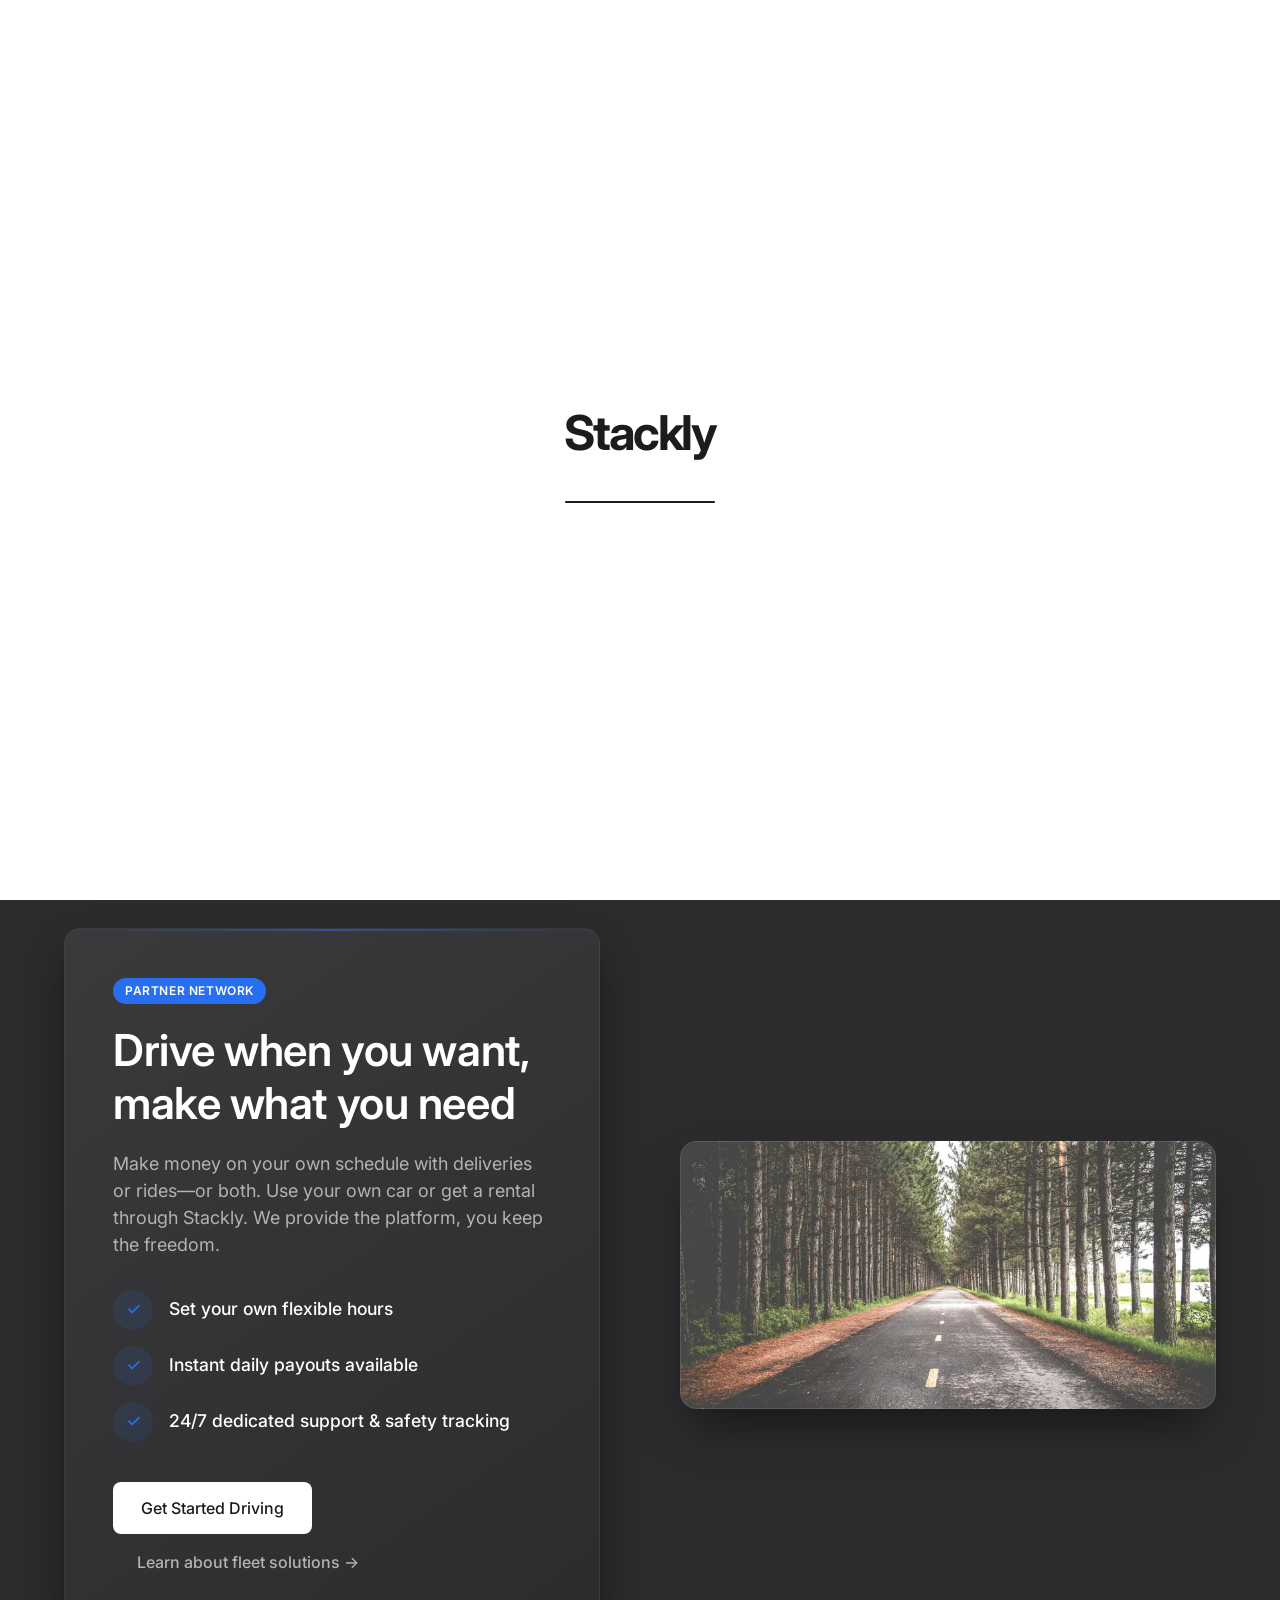
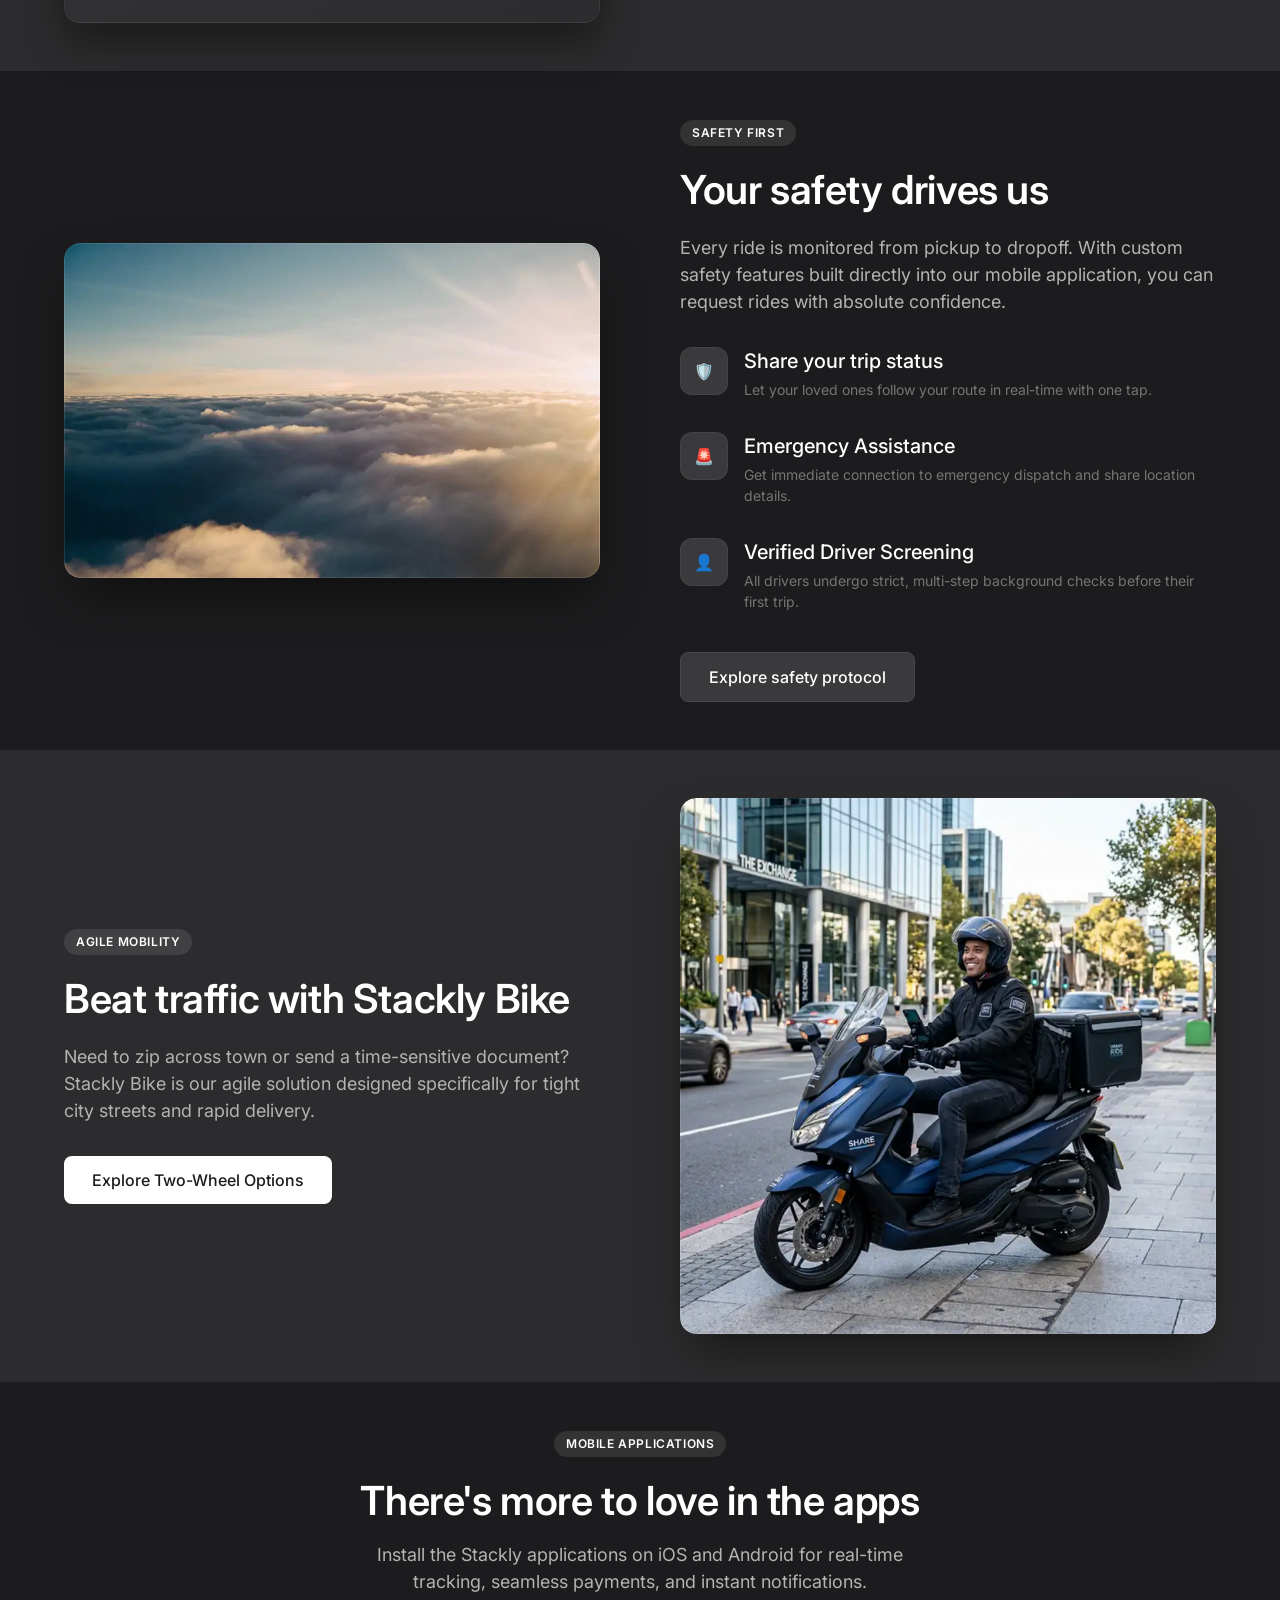
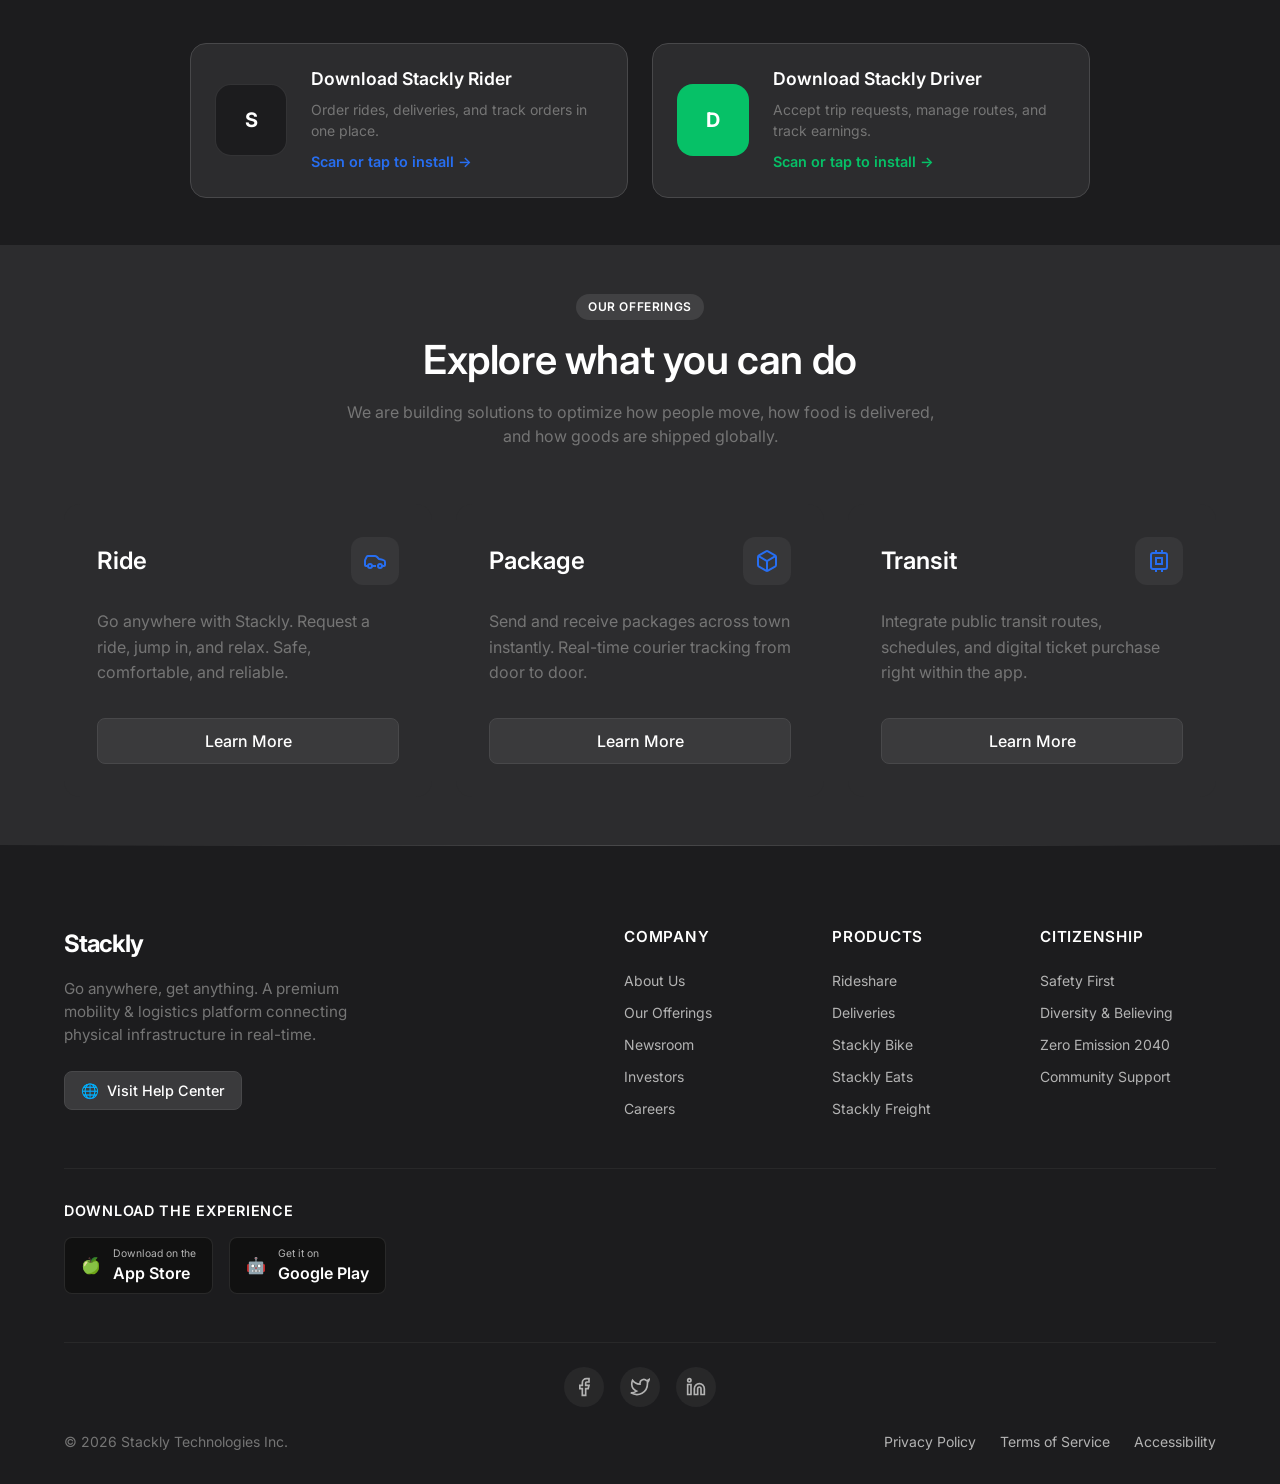
<file: index.html>
<!DOCTYPE html>
<html lang="en">

<head>
    <meta charset="UTF-8">
    <meta name="viewport" content="width=device-width, initial-scale=1.0">
    <meta name="description" content="Stackly Services - Premium platform for mobility and logistics">
    <title>Stackly | Go anywhere, get anything</title>
    <link rel="stylesheet" href="style.css">
</head>

<body>

    <!-- Start Screen Animation -->
    <div id="start-screen" class="start-screen">
        <div class="start-logo">Stackly</div>
        <div class="start-loader">
            <div class="start-loader-bar"></div>
        </div>
    </div>

    <!-- Header Navigation -->
    <header class="header">
        <div class="container nav-container">
            <a href="index.html" class="logo">Stackly</a>

            <!-- Desktop Nav -->
            <nav class="nav-menu">
                <div class="dropdown">
                    <button class="nav-link dropdown-btn active">Home <svg width="16" height="16" viewBox="0 0 24 24"
                            fill="none" stroke="currentColor" stroke-width="2" stroke-linecap="round"
                            stroke-linejoin="round">
                            <polyline points="6 9 12 15 18 9"></polyline>
                        </svg></button>
                    <div class="dropdown-content">
                        <a href="home2.html">Home 2</a>
                    </div>
                </div>
                <a href="services.html" class="nav-link">Services</a>
                <a href="about.html" class="nav-link">About Us</a>
                <a href="related.html" class="nav-link">Related</a>
                <a href="contact.html" class="nav-link">Contact</a>
            </nav>

            <div class="nav-actions">
                <a href="login.html" class="btn btn-primary">Login</a>
            </div>

            <!-- Mobile Menu Toggle -->
            <button class="mobile-menu-btn" aria-label="Toggle Navigation">
                <span></span>
                <span></span>
                <span></span>
            </button>
        </div>
    </header>

    <!-- Mobile Menu Overlay -->
    <div class="mobile-menu-overlay">
        <nav class="mobile-nav-list">
            <button class="mobile-dropdown-btn" onclick="this.nextElementSibling.classList.toggle('show')">Home <svg
                    width="20" height="20" viewBox="0 0 24 24" fill="none" stroke="currentColor" stroke-width="2">
                    <polyline points="6 9 12 15 18 9"></polyline>
                </svg></button>
            <div class="mobile-dropdown-content">
                <a href="home2.html">Home 2</a>
            </div>
            <a href="services.html" class="mobile-nav-link">Services</a>
            <a href="about.html" class="mobile-nav-link">About Us</a>
            <a href="related.html" class="mobile-nav-link">Related</a>
            <a href="contact.html" class="mobile-nav-link">Contact</a>
        </nav>
        <div class="mobile-actions">
            <a href="login.html" class="btn btn-primary" style="width: 100%;">Login</a>
        </div>
    </div>

    <!-- Main Content -->
    <main class="main-content">
        
        <!-- Hero Section -->
        <section class="section"
            style="padding-top: 140px; min-height: 90vh; display: flex; align-items: center; position: relative; overflow: hidden; background-image: url('images/bg_auto.webp'); background-size: cover; background-position: center;">
            <div
                style="position: absolute; inset: 0; background: linear-gradient(to right, rgba(0,0,0,0.85) 0%, rgba(0,0,0,0.5) 60%, rgba(0,0,0,0.2) 100%); z-index: 0;">
            </div>

            <div class="container grid split-grid"
                style="position: relative; z-index: 1; align-items: center;">
                
                <!-- Left: Booking Card Widget -->
                <div class="animate-on-scroll">
                    <div class="booking-card">
                        <div class="booking-tabs">
                            <div class="booking-tab-btn active" data-tab="ride">
                                <svg width="18" height="18" viewBox="0 0 24 24" fill="none" stroke="currentColor" stroke-width="2" style="margin-right: 6px; vertical-align: middle;">
                                    <rect x="5" y="2" width="14" height="20" rx="2" ry="2"></rect>
                                    <line x1="12" y1="18" x2="12.01" y2="18"></line>
                                </svg>
                                Ride
                            </div>
                            <div class="booking-tab-btn" data-tab="deliver">
                                <svg width="18" height="18" viewBox="0 0 24 24" fill="none" stroke="currentColor" stroke-width="2" style="margin-right: 6px; vertical-align: middle;">
                                    <path d="M21 16V8a2 2 0 0 0-1-1.73l-7-4a2 2 0 0 0-2 0l-7 4A2 2 0 0 0 3 8v8a2 2 0 0 0 1 1.73l7 4a2 2 0 0 0 2 0l7-4A2 2 0 0 0 21 16z"></path>
                                    <polyline points="3.27 6.96 12 12.01 20.73 6.96"></polyline>
                                    <line x1="12" y1="22.08" x2="12" y2="12"></line>
                                </svg>
                                Deliver
                            </div>
                            <div class="booking-tab-btn" data-tab="earn">
                                <svg width="18" height="18" viewBox="0 0 24 24" fill="none" stroke="currentColor" stroke-width="2" style="margin-right: 6px; vertical-align: middle;">
                                    <circle cx="12" cy="12" r="10"></circle>
                                    <line x1="12" y1="8" x2="12" y2="16"></line>
                                    <line x1="8" y1="12" x2="16" y2="12"></line>
                                </svg>
                                Earn
                            </div>
                        </div>

                        <!-- Ride Panel -->
                        <div class="booking-panel active" id="panel-ride">
                            <h2 style="font-size: 1.4rem; margin-bottom: 20px;">Request a ride now</h2>
                            <form onsubmit="event.preventDefault(); window.location.href='404.html';">
                                <div class="booking-input-group">
                                    <label class="booking-input-label">Pickup Location</label>
                                    <div class="booking-input-wrapper">
                                        <div class="booking-input-icon">📍</div>
                                        <input type="text" class="booking-input" placeholder="Enter pickup location" required>
                                    </div>
                                </div>
                                <div class="booking-input-group">
                                    <label class="booking-input-label">Destination</label>
                                    <div class="booking-input-wrapper">
                                        <div class="booking-input-icon">🏁</div>
                                        <input type="text" class="booking-input" placeholder="Enter destination" required>
                                    </div>
                                </div>
                                <div class="booking-grid">
                                    <div class="booking-input-group">
                                        <label class="booking-input-label">Date</label>
                                        <div class="booking-input-wrapper">
                                            <input type="date" class="booking-input" style="padding-left: 16px;" required>
                                        </div>
                                    </div>
                                    <div class="booking-input-group">
                                        <label class="booking-input-label">Time</label>
                                        <div class="booking-input-wrapper">
                                            <input type="time" class="booking-input" style="padding-left: 16px;" required>
                                        </div>
                                    </div>
                                </div>
                                <button type="submit" class="btn btn-accent btn-full" style="padding: 14px; margin-top: 10px;">Search Rides</button>
                            </form>
                        </div>

                        <!-- Deliver Panel -->
                        <div class="booking-panel" id="panel-deliver">
                            <h2 style="font-size: 1.4rem; margin-bottom: 20px;">Send items instantly</h2>
                            <form onsubmit="event.preventDefault(); window.location.href='404.html';">
                                <div class="booking-input-group">
                                    <label class="booking-input-label">Pickup Address</label>
                                    <div class="booking-input-wrapper">
                                        <div class="booking-input-icon">📍</div>
                                        <input type="text" class="booking-input" placeholder="Enter pickup location" required>
                                    </div>
                                </div>
                                <div class="booking-input-group">
                                    <label class="booking-input-label">Dropoff Address</label>
                                    <div class="booking-input-wrapper">
                                        <div class="booking-input-icon">📦</div>
                                        <input type="text" class="booking-input" placeholder="Enter recipient address" required>
                                    </div>
                                </div>
                                <div class="booking-input-group">
                                    <label class="booking-input-label">Item details</label>
                                    <div class="booking-input-wrapper">
                                        <div class="booking-input-icon">📝</div>
                                        <input type="text" class="booking-input" placeholder="What are we sending? (e.g. keys, docs)" required>
                                    </div>
                                </div>
                                <button type="submit" class="btn btn-accent btn-full" style="padding: 14px; margin-top: 10px;">Request Delivery</button>
                            </form>
                        </div>

                        <!-- Earn Panel -->
                        <div class="booking-panel" id="panel-earn">
                            <h2 style="font-size: 1.4rem; margin-bottom: 16px;">Drive and Earn</h2>
                            <p class="text-muted" style="margin-bottom: 24px; line-height: 1.6; font-size: 0.95rem;">
                                Turn your spare time into earnings. Drive on the largest mobility and logistics platform, set your own schedule, and get instant payouts.
                            </p>
                            <div style="margin-bottom: 24px;">
                                <div class="flex items-center gap-16 mb-24">
                                    <div class="icon-circle">💰</div>
                                    <div>
                                        <h4 style="margin: 0; font-size: 1rem;">Competitive Rates</h4>
                                        <p class="text-muted text-small" style="margin: 0;">Keep 100% of your tips and get paid daily.</p>
                                    </div>
                                </div>
                                <div class="flex items-center gap-16 mb-24">
                                    <div class="icon-circle">🗓️</div>
                                    <div>
                                        <h4 style="margin: 0; font-size: 1rem;">Flexible Scheduling</h4>
                                        <p class="text-muted text-small" style="margin: 0;">Drive whenever you want, day or night.</p>
                                    </div>
                                </div>
                            </div>
                            <button onclick="window.location.href='login.html';" class="btn btn-accent btn-full" style="padding: 14px;">Sign Up to Drive</button>
                        </div>
                    </div>
                </div>

                <!-- Right: Text & Value Prop -->
                <div class="animate-on-scroll" style="transition-delay: 0.15s; max-width: 620px;">
                    <h1 class="hero-title"><span class="text-gradient">Go anywhere,</span> get anything.</h1>
                    <p class="hero-subtitle">
                        Enjoy premium, on-demand mobility and effortless logistics right at your fingertips. Request a ride, order food, or ship freight across the country in real-time.
                    </p>
                    <div class="flex" style="gap: 16px; flex-wrap: wrap;">
                        <a href="services.html" class="btn btn-primary btn-large" style="flex: 0 1 auto; min-width: 170px;">Our Services</a>
                        <a href="about.html" class="btn btn-outline btn-large" style="flex: 0 1 auto; min-width: 170px;">About Stackly</a>
                    </div>
                </div>
            </div>
        </section>

        <!-- Drive or Deliver Section -->
        <section class="section" style="background-color: var(--color-bg-secondary); position: relative;">
            <div class="container grid split-grid" style="align-items: center;">
                
                <!-- Left: Earning details card -->
                <div class="premium-feature-card animate-on-scroll">
                    <span class="badge" style="background-color: var(--color-accent); margin-bottom: 20px;">Partner Network</span>
                    <h2 style="font-size: clamp(2rem, 5vw, 2.75rem); line-height: 1.2;">Drive when you want, make what you need</h2>
                    <p class="text-lead" style="margin-top: 20px; color: var(--color-text-secondary);">
                        Make money on your own schedule with deliveries or rides—or both. Use your own car or get a rental through Stackly. We provide the platform, you keep the freedom.
                    </p>
                    <ul class="feature-list">
                        <li>
                            <div class="icon-circle">✓</div> Set your own flexible hours
                        </li>
                        <li>
                            <div class="icon-circle">✓</div> Instant daily payouts available
                        </li>
                        <li>
                            <div class="icon-circle">✓</div> 24/7 dedicated support & safety tracking
                        </li>
                    </ul>
                    <div style="margin-top: 40px; display: flex; gap: 16px; flex-wrap: wrap; align-items: center;">
                        <a href="login.html" class="btn btn-primary" style="padding: 14px 28px;">Get Started Driving</a>
                        <a href="about.html" class="inline-link">Learn about fleet solutions &rarr;</a>
                    </div>
                </div>

                <!-- Right: Visual -->
                <div class="animate-on-scroll" style="transition-delay: 0.2s;">
                    <div class="image-wrapper shadow-premium">
                        <img src="images/home2_img1.webp" alt="Partner Driving" style="width: 100%; border-radius: var(--border-radius-lg); transform: scale(1); transition: transform 0.5s ease;" class="object-cover">
                    </div>
                </div>
            </div>
        </section>

        <!-- Safety Focus Section -->
        <section class="section" style="position: relative;">
            <div class="container grid split-grid" style="align-items: center;">
                
                <!-- Left: Visual -->
                <div class="animate-on-scroll">
                    <div class="image-wrapper shadow-premium">
                        <img src="images/site_img_6.webp" alt="Safety Features" style="width: 100%; border-radius: var(--border-radius-lg);">
                    </div>
                </div>

                <!-- Right: Content -->
                <div class="animate-on-scroll" style="transition-delay: 0.2s;">
                    <span class="badge" style="margin-bottom: 20px;">Safety First</span>
                    <h2 style="font-size: clamp(2rem, 5vw, 2.5rem); line-height: 1.2;">Your safety drives us</h2>
                    <p class="text-lead" style="margin-top: 20px; margin-bottom: 32px;">
                        Every ride is monitored from pickup to dropoff. With custom safety features built directly into our mobile application, you can request rides with absolute confidence.
                    </p>

                    <div class="feature-grid">
                        <div class="feature-item">
                            <div class="feature-icon-sm">🛡️</div>
                            <div class="feature-text">
                                <h4>Share your trip status</h4>
                                <p class="text-muted text-small">Let your loved ones follow your route in real-time with one tap.</p>
                            </div>
                        </div>
                        <div class="feature-item">
                            <div class="feature-icon-sm">🚨</div>
                            <div class="feature-text">
                                <h4>Emergency Assistance</h4>
                                <p class="text-muted text-small">Get immediate connection to emergency dispatch and share location details.</p>
                            </div>
                        </div>
                        <div class="feature-item">
                            <div class="feature-icon-sm">👤</div>
                            <div class="feature-text">
                                <h4>Verified Driver Screening</h4>
                                <p class="text-muted text-small">All drivers undergo strict, multi-step background checks before their first trip.</p>
                            </div>
                        </div>
                    </div>

                    <button class="btn btn-secondary route-404" style="margin-top: 40px; padding: 14px 28px;">Explore safety protocol</button>
                </div>
            </div>
        </section>

        <!-- Bike Service Highlight -->
        <section class="section" style="background-color: var(--color-bg-secondary);">
            <div class="container grid split-grid" style="align-items: center;">
                <div class="animate-on-scroll">
                    <span class="badge" style="margin-bottom: 20px;">Agile Mobility</span>
                    <h2 style="font-size: clamp(2rem, 5vw, 2.5rem); line-height: 1.2;">Beat traffic with Stackly Bike</h2>
                    <p class="text-lead" style="margin-top: 20px; margin-bottom: 32px;">
                        Need to zip across town or send a time-sensitive document? Stackly Bike is our agile solution designed specifically for tight city streets and rapid delivery.
                    </p>
                    <button class="btn btn-primary route-404" style="padding: 14px 28px;">Explore Two-Wheel Options</button>
                </div>
                <div class="animate-on-scroll" style="transition-delay: 0.2s;">
                    <div class="image-wrapper shadow-premium">
                        <img src="images/bike.webp" alt="Stackly Bike Service" style="width: 100%; border-radius: var(--border-radius-lg);">
                    </div>
                </div>
            </div>
        </section>

        <!-- Download App Section -->
        <section class="section" style="background-color: var(--color-bg-primary); text-align: center; position: relative;">
            <div class="container">
                <span class="badge animate-on-scroll" style="margin-bottom: 20px;">Mobile Applications</span>
                <h2 class="animate-on-scroll" style="font-size: clamp(1.8rem, 5vw, 2.5rem); line-height: 1.2;">There's more to love in the apps</h2>
                <p class="text-lead animate-on-scroll" style="max-width: 600px; margin: 16px auto 48px auto;">
                    Install the Stackly applications on iOS and Android for real-time tracking, seamless payments, and instant notifications.
                </p>
                <div class="grid app-cards-grid animate-on-scroll" style="transition-delay: 0.1s;">

                    <!-- Rider App Card -->
                    <div class="app-card" onclick="window.location.href='404.html'">
                        <div class="app-icon black-bg">S</div>
                        <div class="app-info">
                            <h3>Download Stackly Rider</h3>
                            <p class="text-muted text-small" style="margin-bottom: 8px;">Order rides, deliveries, and track orders in one place.</p>
                            <span class="app-link">Scan or tap to install &rarr;</span>
                        </div>
                    </div>

                    <!-- Driver App Card -->
                    <div class="app-card" onclick="window.location.href='404.html'">
                        <div class="app-icon green-bg">D</div>
                        <div class="app-info">
                            <h3>Download Stackly Driver</h3>
                            <p class="text-muted text-small" style="margin-bottom: 8px;">Accept trip requests, manage routes, and track earnings.</p>
                            <span class="app-link" style="color: #06C167;">Scan or tap to install &rarr;</span>
                        </div>
                    </div>
                </div>
            </div>
        </section>

        <!-- Suggestions Section -->
        <section class="section" style="background-color: var(--color-bg-secondary);">
            <div class="container">
                <div style="text-align: center; max-width: 600px; margin: 0 auto 56px auto;">
                    <span class="badge animate-on-scroll" style="margin-bottom: 16px;">Our Offerings</span>
                    <h2 class="animate-on-scroll" style="font-size: clamp(1.8rem, 5vw, 2.5rem);">Explore what you can do</h2>
                    <p class="text-muted animate-on-scroll" style="margin-top: 16px; transition-delay: 0.1s;">
                        We are building solutions to optimize how people move, how food is delivered, and how goods are shipped globally.
                    </p>
                </div>
                
                <div class="grid offerings-grid">
                    
                    <!-- Ride Offering -->
                    <div class="offering-card animate-on-scroll" style="transition-delay: 0.1s;">
                        <div class="offering-header">
                            <h3>Ride</h3>
                            <div class="offering-icon" style="color: var(--color-accent);">
                                <svg width="24" height="24" viewBox="0 0 24 24" fill="none" stroke="currentColor" stroke-width="2">
                                    <path d="M19 17h2c.6 0 1-.4 1-1v-3c0-.9-.7-1.7-1.5-1.9C18.7 10.6 16 10 16 10s-1.3-1.4-2.2-2.3c-.5-.4-1.1-.7-1.8-.7H5c-.6 0-1.1.4-1.4.9l-1.4 2.9A3.7 3.7 0 0 0 2 12v4c0 .6.4 1 1 1h2"></path>
                                    <circle cx="7" cy="17" r="2"></circle>
                                    <circle cx="17" cy="17" r="2"></circle>
                                    <path d="M13 17H9"></path>
                                </svg>
                            </div>
                        </div>
                        <p class="text-muted offering-desc">
                            Go anywhere with Stackly. Request a ride, jump in, and relax. Safe, comfortable, and reliable.
                        </p>
                        <button onclick="window.location.href='services.html';" class="btn btn-secondary btn-full">Learn More</button>
                    </div>

                    <!-- Package Offering -->
                    <div class="offering-card animate-on-scroll" style="transition-delay: 0.2s;">
                        <div class="offering-header">
                            <h3>Package</h3>
                            <div class="offering-icon" style="color: var(--color-accent);">
                                <svg width="24" height="24" viewBox="0 0 24 24" fill="none" stroke="currentColor" stroke-width="2">
                                    <path d="M21 16V8a2 2 0 0 0-1-1.73l-7-4a2 2 0 0 0-2 0l-7 4A2 2 0 0 0 3 8v8a2 2 0 0 0 1 1.73l7 4a2 2 0 0 0 2 0l7-4A2 2 0 0 0 21 16z"></path>
                                    <polyline points="3.27 6.96 12 12.01 20.73 6.96"></polyline>
                                    <line x1="12" y1="22.08" x2="12" y2="12"></line>
                                </svg>
                            </div>
                        </div>
                        <p class="text-muted offering-desc">
                            Send and receive packages across town instantly. Real-time courier tracking from door to door.
                        </p>
                        <button onclick="window.location.href='services.html';" class="btn btn-secondary btn-full">Learn More</button>
                    </div>

                    <!-- Transit Offering -->
                    <div class="offering-card animate-on-scroll" style="transition-delay: 0.3s;">
                        <div class="offering-header">
                            <h3>Transit</h3>
                            <div class="offering-icon" style="color: var(--color-accent);">
                                <svg width="24" height="24" viewBox="0 0 24 24" fill="none" stroke="currentColor" stroke-width="2">
                                    <rect x="4" y="4" width="16" height="16" rx="2" ry="2"></rect>
                                    <rect x="9" y="9" width="6" height="6"></rect>
                                    <line x1="9" y1="1" x2="9" y2="4"></line>
                                    <line x1="15" y1="1" x2="15" y2="4"></line>
                                    <line x1="9" y1="20" x2="9" y2="23"></line>
                                    <line x1="15" y1="20" x2="15" y2="23"></line>
                                </svg>
                            </div>
                        </div>
                        <p class="text-muted offering-desc">
                            Integrate public transit routes, schedules, and digital ticket purchase right within the app.
                        </p>
                        <button onclick="window.location.href='services.html';" class="btn btn-secondary btn-full">Learn More</button>
                    </div>
                </div>
            </div>
        </section>
    </main>

    <!-- Footer -->
    <footer class="footer">
        <div class="footer-top-accent"></div>
        <div class="container">
            <div class="footer-grid">
                <div class="footer-brand-col">
                    <a href="index.html" class="logo" style="margin-bottom: 16px; display: inline-flex;">Stackly</a>
                    <p class="text-muted" style="margin-bottom: 24px; font-size: 0.95rem;">Go anywhere, get anything. A premium mobility & logistics platform connecting physical infrastructure in real-time.</p>
                    <a href="404.html" class="btn btn-secondary btn-small" style="display: inline-flex; align-items: center; gap: 8px;">
                        <span>🌐</span> Visit Help Center
                    </a>
                </div>

                <div>
                    <h4 class="footer-heading" style="color: var(--color-text-primary); font-size: 0.95rem; font-weight: 600; text-transform: uppercase; letter-spacing: 0.05em; margin-bottom: 20px;">Company</h4>
                    <ul class="footer-links">
                        <li><a href="about.html" class="footer-link">About Us</a></li>
                        <li><a href="services.html" class="footer-link">Our Offerings</a></li>
                        <li><a href="related.html" class="footer-link">Newsroom</a></li>
                        <li><a href="404.html" class="footer-link">Investors</a></li>
                        <li><a href="404.html" class="footer-link">Careers</a></li>
                    </ul>
                </div>

                <div>
                    <h4 class="footer-heading" style="color: var(--color-text-primary); font-size: 0.95rem; font-weight: 600; text-transform: uppercase; letter-spacing: 0.05em; margin-bottom: 20px;">Products</h4>
                    <ul class="footer-links">
                        <li><a href="services.html" class="footer-link">Rideshare</a></li>
                        <li><a href="404.html" class="footer-link">Deliveries</a></li>
                        <li><a href="services.html" class="footer-link">Stackly Bike</a></li>
                        <li><a href="404.html" class="footer-link">Stackly Eats</a></li>
                        <li><a href="services.html" class="footer-link">Stackly Freight</a></li>
                    </ul>
                </div>

                <div>
                    <h4 class="footer-heading" style="color: var(--color-text-primary); font-size: 0.95rem; font-weight: 600; text-transform: uppercase; letter-spacing: 0.05em; margin-bottom: 20px;">Citizenship</h4>
                    <ul class="footer-links">
                        <li><a href="404.html" class="footer-link">Safety First</a></li>
                        <li><a href="404.html" class="footer-link">Diversity & Believing</a></li>
                        <li><a href="404.html" class="footer-link">Zero Emission 2040</a></li>
                        <li><a href="404.html" class="footer-link">Community Support</a></li>
                    </ul>
                </div>
            </div>

            <!-- App Store Badges in Footer -->
            <div class="footer-app-downloads">
                <h4 style="color: var(--color-text-primary); font-size: 0.9rem; font-weight: 600; text-transform: uppercase; letter-spacing: 0.05em;">Download the experience</h4>
                <div class="app-badges">
                    <a href="404.html" class="app-badge-btn">
                        <span>🍏</span>
                        <div class="badge-text">
                            <span>Download on the</span>
                            <strong>App Store</strong>
                        </div>
                    </a>
                    <a href="404.html" class="app-badge-btn">
                        <span>🤖</span>
                        <div class="badge-text">
                            <span>Get it on</span>
                            <strong>Google Play</strong>
                        </div>
                    </a>
                </div>
            </div>

            <div class="footer-bottom" style="margin-top: 48px; padding-top: 24px; border-top: 1px solid rgba(255,255,255,0.05); display: flex; flex-direction: column; gap: 24px;">
                <div class="social-links-container">
                    <a href="404.html" class="social-icon-btn" aria-label="Facebook">
                        <svg width="20" height="20" viewBox="0 0 24 24" fill="none" stroke="currentColor" stroke-width="2">
                            <path d="M18 2h-3a5 5 0 0 0-5 5v3H7v4h3v8h4v-8h3l1-4h-4V7a1 1 0 0 1 1-1h3z"></path>
                        </svg>
                    </a>
                    <a href="404.html" class="social-icon-btn" aria-label="Twitter">
                        <svg width="20" height="20" viewBox="0 0 24 24" fill="none" stroke="currentColor" stroke-width="2">
                            <path d="M23 3a10.9 10.9 0 0 1-3.14 1.53 4.48 4.48 0 0 0-7.86 3v1A10.66 10.66 0 0 1 3 4s-4 9 5 13a11.64 11.64 0 0 1-7 2c9 5 20 0 20-11.5a4.5 4.5 0 0 0-.08-.83A7.72 7.72 0 0 0 23 3z"></path>
                        </svg>
                    </a>
                    <a href="404.html" class="social-icon-btn" aria-label="LinkedIn">
                        <svg width="20" height="20" viewBox="0 0 24 24" fill="none" stroke="currentColor" stroke-width="2">
                            <path d="M16 8a6 6 0 0 1 6 6v7h-4v-7a2 2 0 0 0-2-2 2 2 0 0 0-2 2v7h-4v-7a6 6 0 0 1 6-6zM2 9h4v12H2z"></path>
                            <circle cx="4" cy="4" r="2"></circle>
                        </svg>
                    </a>
                </div>

                <div class="footer-legal" style="display: flex; justify-content: space-between; align-items: center; width: 100%; flex-wrap: wrap; gap: 16px;">
                    <p class="copyright">&copy; 2026 Stackly Technologies Inc.</p>
                    <div class="legal-links" style="display: flex; gap: 24px;">
                        <a href="404.html" class="footer-link">Privacy Policy</a>
                        <a href="404.html" class="footer-link">Terms of Service</a>
                        <a href="404.html" class="footer-link">Accessibility</a>
                    </div>
                </div>
            </div>
        </div>
    </footer>

    <script src="script.js"></script>
</body>

</html>
</file>
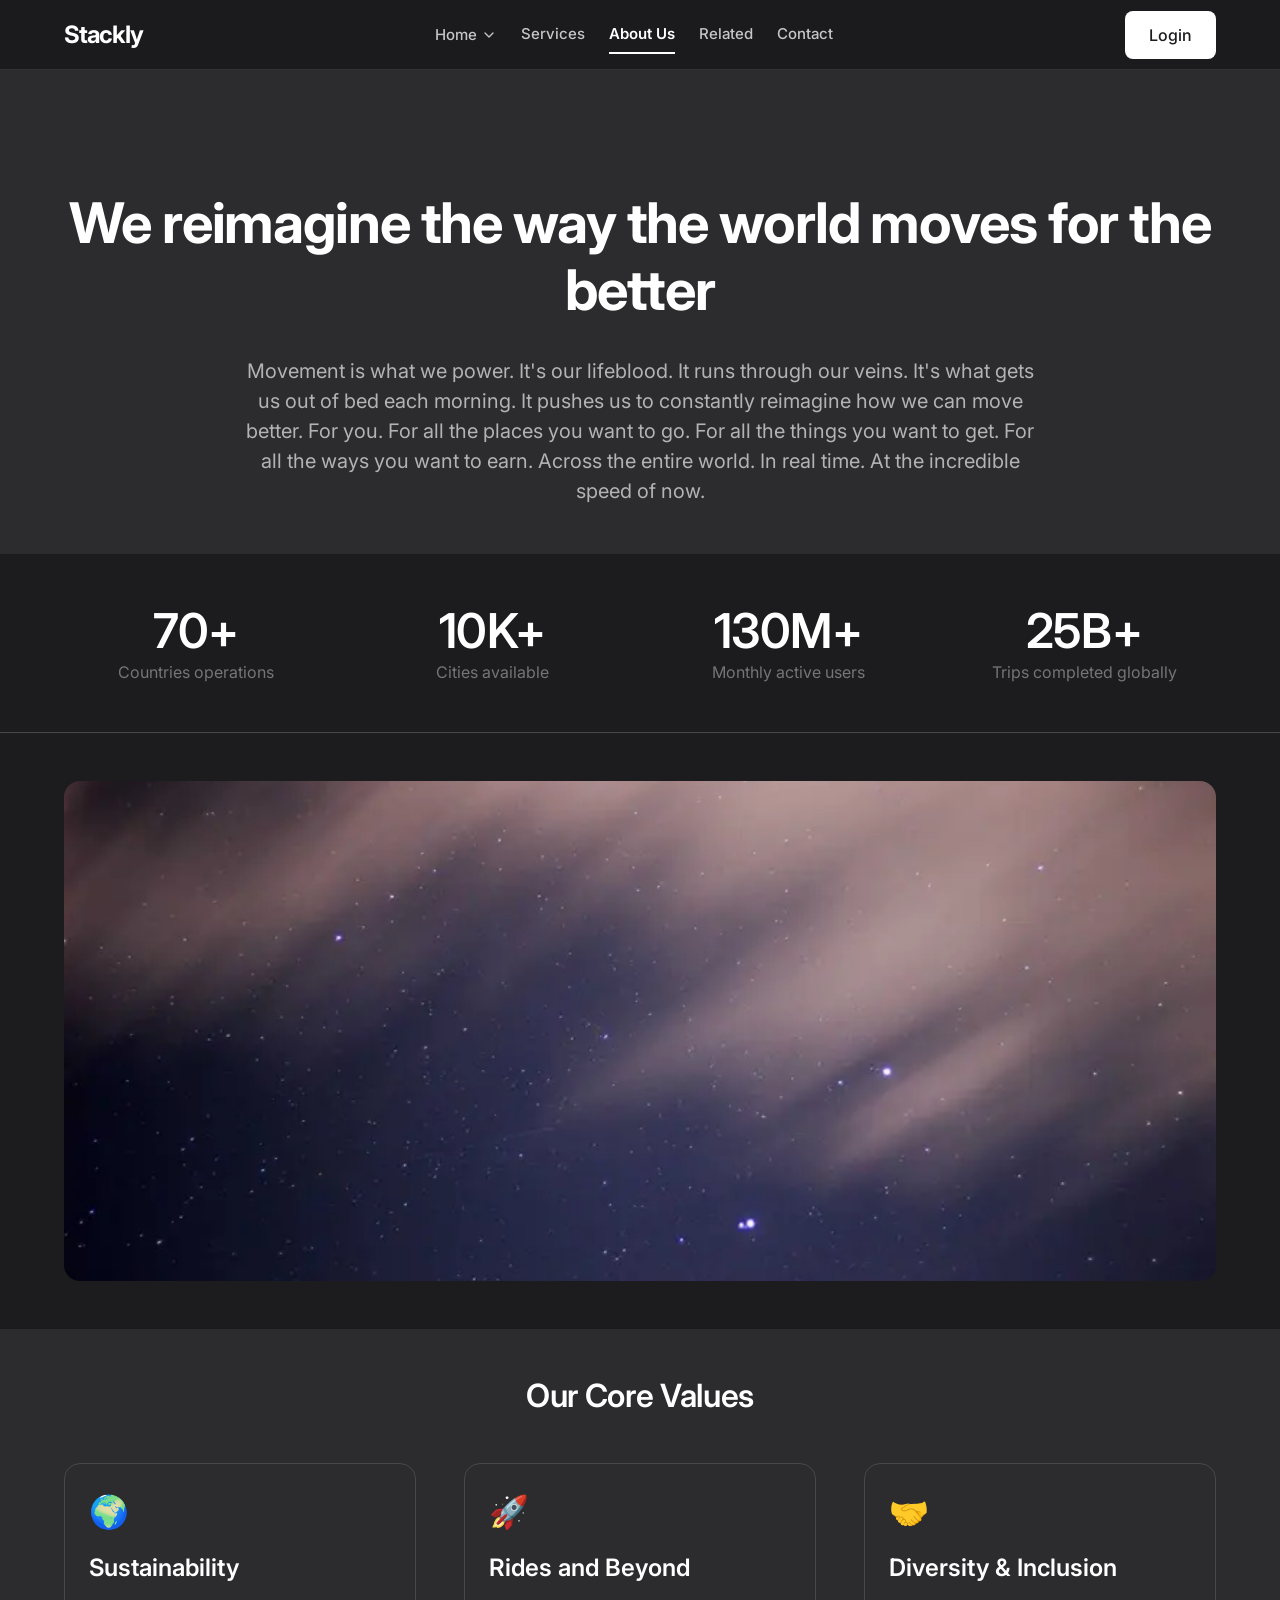
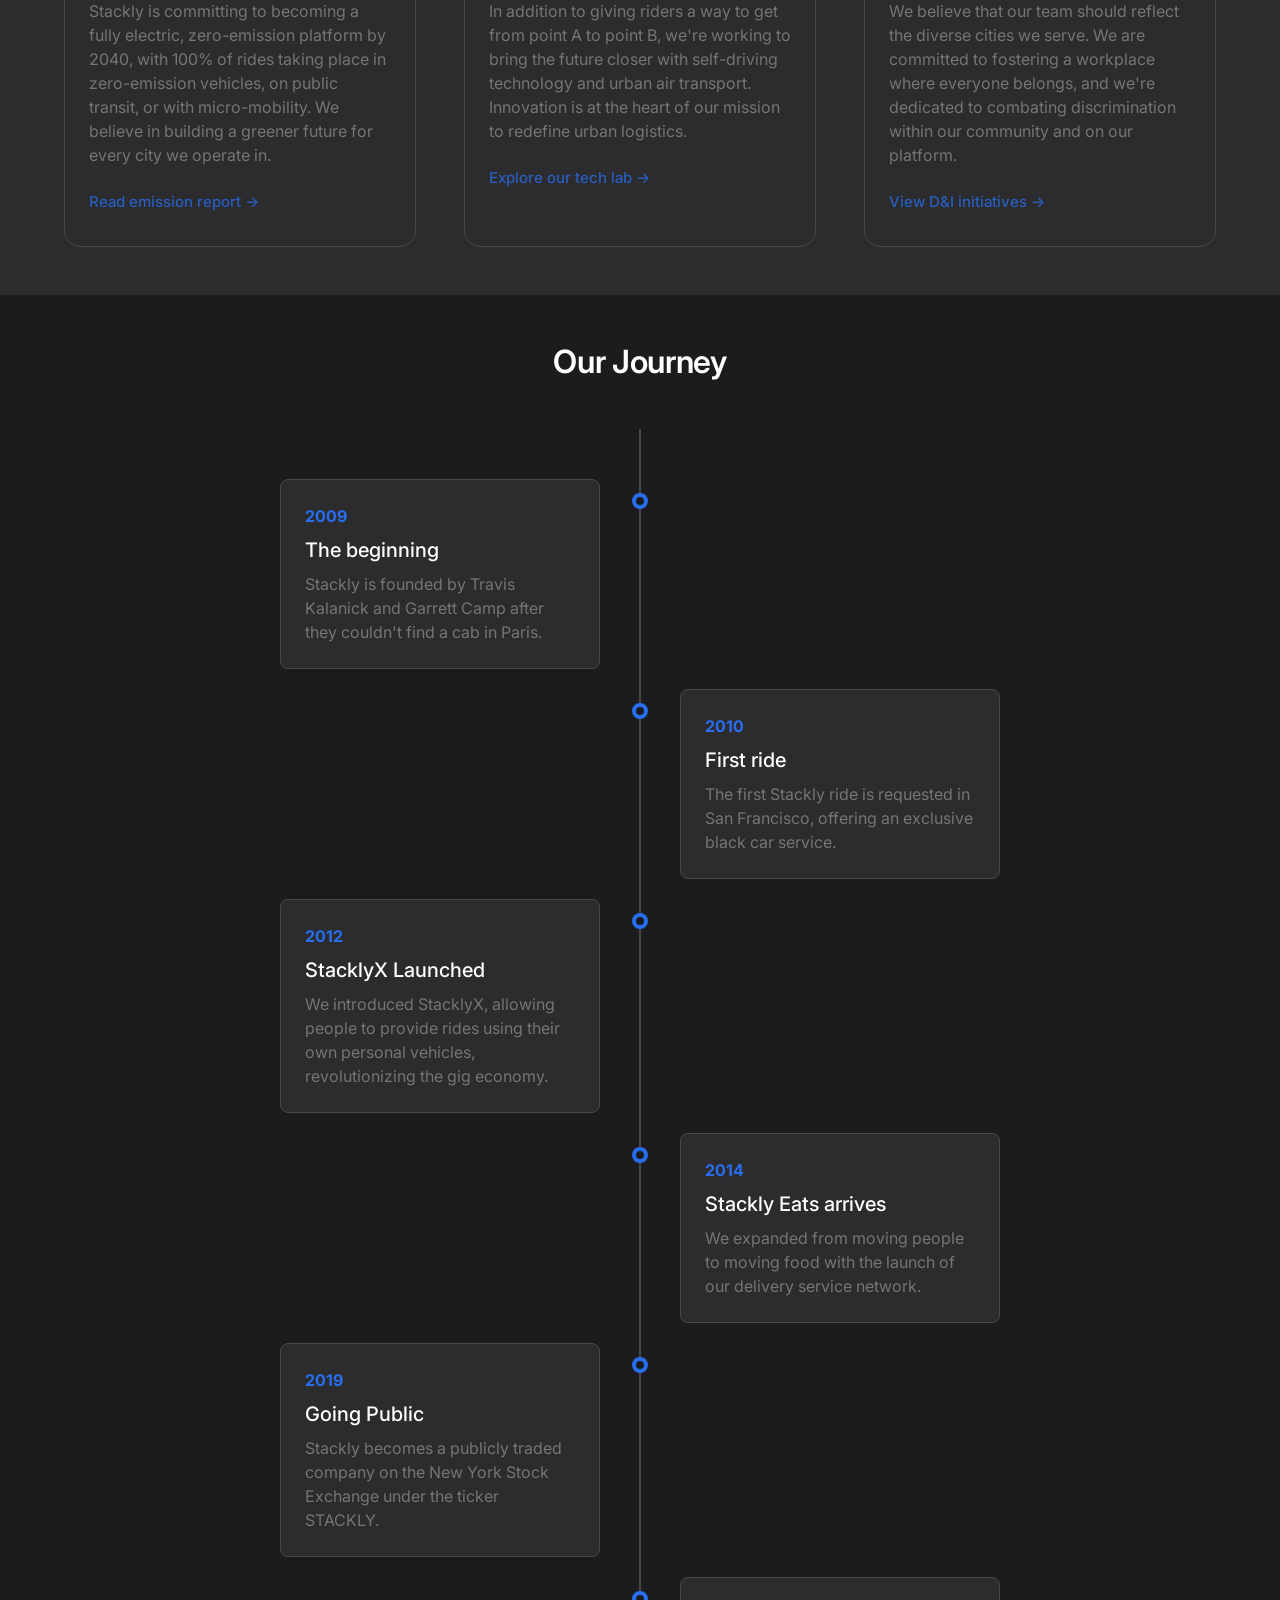
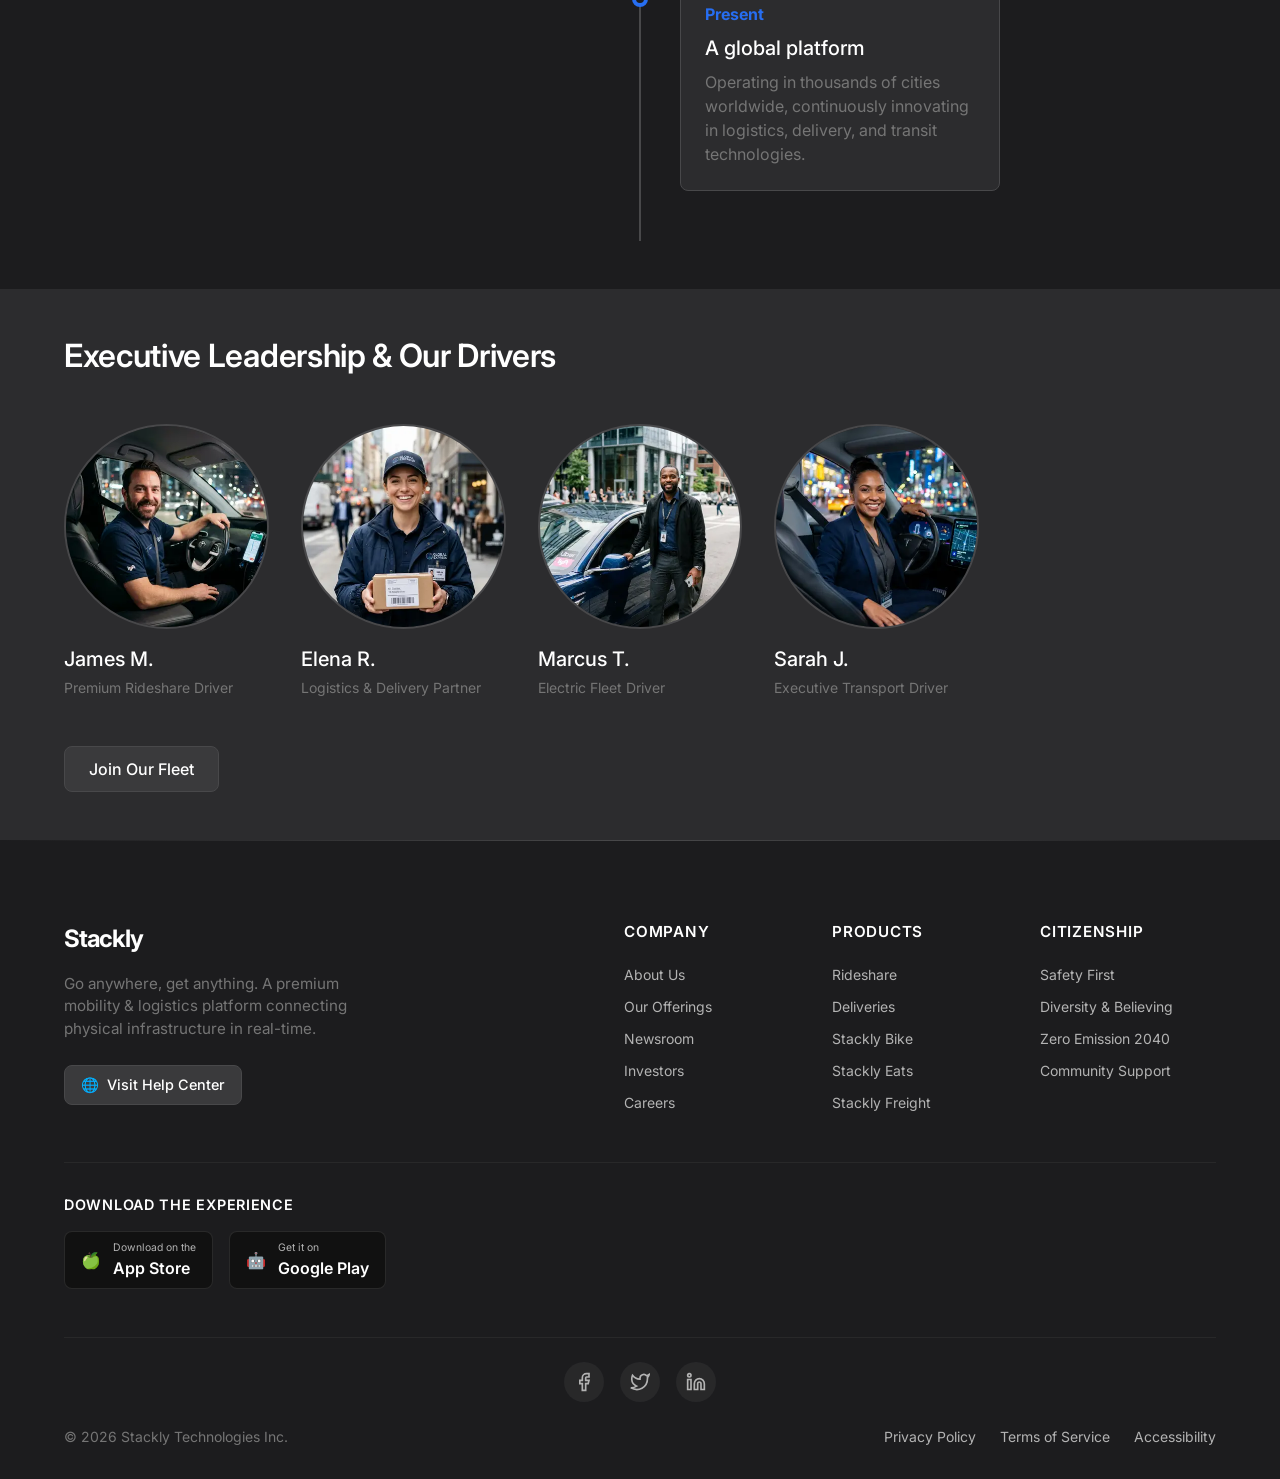
<file: about.html>
<!DOCTYPE html>
<html lang="en">

<head>
    <meta charset="UTF-8">
    <meta name="viewport" content="width=device-width, initial-scale=1.0">
    <title>About Us | Stackly</title>
    <link rel="stylesheet" href="style.css">
    <style>
        .timeline-container {
            position: relative;
            max-width: 800px;
            margin: 0 auto;
            padding: 40px 0;
        }

        .timeline-container::after {
            content: '';
            position: absolute;
            width: 2px;
            background-color: var(--color-border);
            top: 0;
            bottom: 0;
            left: 50%;
            margin-left: -1px;
        }

        .timeline-item {
            padding: 10px 40px;
            position: relative;
            background-color: inherit;
            width: 50%;
        }

        .timeline-item::after {
            content: '';
            position: absolute;
            width: 16px;
            height: 16px;
            right: -8px;
            background-color: var(--color-bg-primary);
            border: 4px solid var(--color-accent);
            top: 24px;
            border-radius: 50%;
            z-index: 1;
        }

        .timeline-left {
            left: 0;
        }

        .timeline-right {
            left: 50%;
        }

        .timeline-right::after {
            left: -8px;
        }

        .timeline-content {
            padding: 24px;
            background-color: var(--color-bg-secondary);
            position: relative;
            border-radius: var(--border-radius-md);
            border: 1px solid var(--color-border);
        }

        .timeline-date {
            color: var(--color-accent);
            font-weight: 700;
            margin-bottom: 8px;
            display: block;
        }

        .team-grid {
            display: grid;
            grid-template-columns: repeat(auto-fill, minmax(200px, 1fr));
            gap: 32px;
        }

        .team-member img {
            width: 100%;
            aspect-ratio: 1/1;
            object-fit: cover;
            border-radius: 50%;
            margin-bottom: 16px;
            border: 2px solid var(--color-border);
        }

        @media screen and (max-width: 600px) {
            .timeline-container::after {
                left: 31px;
            }

            .timeline-item {
                width: 100%;
                padding-left: 70px;
                padding-right: 25px;
            }

            .timeline-item::after {
                left: 23px;
            }

            .timeline-right {
                left: 0%;
            }
        }
    </style>
</head>

<body>
    <header class="header">
        <div class="container nav-container">
            <a href="index.html" class="logo">Stackly</a>
            <!-- Desktop Nav -->
            <nav class="nav-menu">
                <div class="dropdown">
                    <button class="nav-link dropdown-btn">Home <svg width="16" height="16" viewBox="0 0 24 24"
                            fill="none" stroke="currentColor" stroke-width="2" stroke-linecap="round"
                            stroke-linejoin="round">
                            <polyline points="6 9 12 15 18 9"></polyline>
                        </svg></button>
                    <div class="dropdown-content">
                        <a href="home2.html">Home 2</a>
                    </div>
                </div>
                <a href="services.html" class="nav-link ">Services</a>
                <a href="about.html" class="nav-link active">About Us</a>
                <a href="related.html" class="nav-link">Related</a>
                <a href="contact.html" class="nav-link">Contact</a>
            </nav>
            <div class="nav-actions">
                <a href="login.html" class="btn btn-primary">Login</a>
            </div>
            <!-- Mobile Menu Toggle -->
            <button class="mobile-menu-btn" aria-label="Toggle Navigation">
                <span></span><span></span><span></span>
            </button>
        </div>
    </header>

    <!-- Mobile Menu Overlay -->
    <div class="mobile-menu-overlay">
        <nav class="mobile-nav-list">
            <button class="mobile-dropdown-btn" onclick="this.nextElementSibling.classList.toggle('show')">Home <svg
                    width="20" height="20" viewBox="0 0 24 24" fill="none" stroke="currentColor" stroke-width="2">
                    <polyline points="6 9 12 15 18 9"></polyline>
                </svg></button>
            <div class="mobile-dropdown-content">
               <a href="home2.html">Home 2</a>
            </div>
            <a href="services.html" class="mobile-nav-link">Services</a>
            <a href="about.html" class="mobile-nav-link">About Us</a>
            <a href="related.html" class="mobile-nav-link">Related</a>
            <a href="contact.html" class="mobile-nav-link">Contact</a>
        </nav>
        <div class="mobile-actions">
            <a href="login.html" class="btn btn-primary" style="width: 100%;">Login</a>
        </div>
    </div>

    <main class="main-content">
        <!-- Hero -->
        <section class="section" style="padding-top: 120px; background-color: var(--color-bg-secondary);">
            <div class="container grid" style="grid-template-columns: 1fr; align-items: center; text-align: center;">
                <div class="animate-on-scroll">
                    <h1 style="font-size: 3.5rem;">We reimagine the way the world moves for the better</h1>
                    <p class="text-lead" style="margin: 32px auto 0 auto; max-width: 800px; font-size: 1.25rem;">
                        Movement is what we power. It's our lifeblood. It runs through our veins. It's what gets us out
                        of bed each morning. It pushes us to constantly reimagine how we can move better. For you. For
                        all the places you want to go. For all the things you want to get. For all the ways you want to
                        earn. Across the entire world. In real time. At the incredible speed of now.
                    </p>
                </div>
            </div>
        </section>

        <!-- Company Stats -->
        <section class="section" style="border-bottom: 1px solid var(--color-border); padding: 48px 0;">
            <div class="container grid animate-on-scroll"
                style="grid-template-columns: repeat(auto-fit, minmax(200px, 1fr)); text-align: center; gap: 32px;">
                <div>
                    <h2 style="font-size: 3rem; color: var(--color-white);">70+</h2>
                    <p class="text-muted">Countries operations</p>
                </div>
                <div>
                    <h2 style="font-size: 3rem; color: var(--color-white);">10K+</h2>
                    <p class="text-muted">Cities available</p>
                </div>
                <div>
                    <h2 style="font-size: 3rem; color: var(--color-white);">130M+</h2>
                    <p class="text-muted">Monthly active users</p>
                </div>
                <div>
                    <h2 style="font-size: 3rem; color: var(--color-white);">25B+</h2>
                    <p class="text-muted">Trips completed globally</p>
                </div>
            </div>
        </section>

        <!-- Image Banner -->
        <section class="section">
            <div class="container animate-on-scroll">
                <img src="images/site_img_1.webp" alt="Stackly corporate culture"
                    style="width: 100%; border-radius: var(--border-radius-lg); max-height: 500px; object-fit: cover;">
            </div>
        </section>

        <!-- Core Values -->
        <section class="section" style="background-color: var(--color-bg-secondary);">
            <div class="container">
                <h2 class="animate-on-scroll" style="text-align: center; margin-bottom: 48px;">Our Core Values</h2>
                <div class="grid" style="grid-template-columns: repeat(auto-fit, minmax(300px, 1fr)); gap: 48px;">
                    <div class="card animate-on-scroll">
                        <div style="font-size: 2rem; margin-bottom: 16px;">🌍</div>
                        <h3>Sustainability</h3>
                        <p class="text-muted" style="margin-top: 16px;">Stackly is committing to becoming a fully
                            electric,
                            zero-emission platform by 2040, with 100% of rides taking place in zero-emission vehicles,
                            on public transit, or with micro-mobility. We believe in building a greener future for every
                            city we operate in.</p>
                        <a href="404.html" class="nav-link"
                            style="padding-left: 0; display: inline-block; margin-top: 16px; color: var(--color-accent);">Read
                            emission report -></a>
                    </div>
                    <div class="card animate-on-scroll" style="transition-delay: 0.1s;">
                        <div style="font-size: 2rem; margin-bottom: 16px;">🚀</div>
                        <h3>Rides and Beyond</h3>
                        <p class="text-muted" style="margin-top: 16px;">In addition to giving riders a way to get from
                            point A to point B, we're working to bring the future closer with self-driving technology
                            and urban air transport. Innovation is at the heart of our mission to redefine urban
                            logistics.</p>
                        <a href="404.html" class="nav-link"
                            style="padding-left: 0; display: inline-block; margin-top: 16px; color: var(--color-accent);">Explore
                            our tech lab -></a>
                    </div>
                    <div class="card animate-on-scroll" style="transition-delay: 0.2s;">
                        <div style="font-size: 2rem; margin-bottom: 16px;">🤝</div>
                        <h3>Diversity & Inclusion</h3>
                        <p class="text-muted" style="margin-top: 16px;">We believe that our team should reflect the
                            diverse cities we serve. We are committed to fostering a workplace where everyone belongs,
                            and we're dedicated to combating discrimination within our community and on our platform.
                        </p>
                        <a href="404.html" class="nav-link"
                            style="padding-left: 0; display: inline-block; margin-top: 16px; color: var(--color-accent);">View
                            D&I initiatives -></a>
                    </div>
                </div>
            </div>
        </section>

        <!-- Timeline / History -->
        <section class="section">
            <div class="container">
                <h2 class="animate-on-scroll" style="text-align: center; margin-bottom: 48px;">Our Journey</h2>
                <div class="timeline-container animate-on-scroll">
                    <div class="timeline-item timeline-left">
                        <div class="timeline-content">
                            <span class="timeline-date">2009</span>
                            <h4>The beginning</h4>
                            <p class="text-muted" style="margin-top: 8px;">Stackly is founded by Travis Kalanick and
                                Garrett Camp after they couldn't find a cab in Paris.</p>
                        </div>
                    </div>
                    <div class="timeline-item timeline-right">
                        <div class="timeline-content">
                            <span class="timeline-date">2010</span>
                            <h4>First ride</h4>
                            <p class="text-muted" style="margin-top: 8px;">The first Stackly ride is requested in San
                                Francisco, offering an exclusive black car service.</p>
                        </div>
                    </div>
                    <div class="timeline-item timeline-left">
                        <div class="timeline-content">
                            <span class="timeline-date">2012</span>
                            <h4>StacklyX Launched</h4>
                            <p class="text-muted" style="margin-top: 8px;">We introduced StacklyX, allowing people to
                                provide rides using their own personal vehicles, revolutionizing the gig economy.</p>
                        </div>
                    </div>
                    <div class="timeline-item timeline-right">
                        <div class="timeline-content">
                            <span class="timeline-date">2014</span>
                            <h4>Stackly Eats arrives</h4>
                            <p class="text-muted" style="margin-top: 8px;">We expanded from moving people to moving food
                                with the launch of our delivery service network.</p>
                        </div>
                    </div>
                    <div class="timeline-item timeline-left">
                        <div class="timeline-content">
                            <span class="timeline-date">2019</span>
                            <h4>Going Public</h4>
                            <p class="text-muted" style="margin-top: 8px;">Stackly becomes a publicly traded company on
                                the
                                New York Stock Exchange under the ticker STACKLY.</p>
                        </div>
                    </div>
                    <div class="timeline-item timeline-right">
                        <div class="timeline-content">
                            <span class="timeline-date">Present</span>
                            <h4>A global platform</h4>
                            <p class="text-muted" style="margin-top: 8px;">Operating in thousands of cities worldwide,
                                continuously innovating in logistics, delivery, and transit technologies.</p>
                        </div>
                    </div>
                </div>
            </div>
        </section>

        <!-- Leadership Team Mockup -->
        <section class="section" style="background-color: var(--color-bg-secondary);">
            <div class="container text-center">
                <h2 class="animate-on-scroll" style="margin-bottom: 48px;">Executive Leadership & Our Drivers</h2>
                <div class="team-grid animate-on-scroll">
                    <div class="team-member">
                        <img src="images/driver_1.webp" alt="Driver 1">
                        <h4 style="margin-bottom: 4px;">James M.</h4>
                        <p class="text-muted text-small">Premium Rideshare Driver</p>
                    </div>
                    <div class="team-member">
                        <img src="images/driver_2.webp" alt="Driver 2">
                        <h4 style="margin-bottom: 4px;">Elena R.</h4>
                        <p class="text-muted text-small">Logistics & Delivery Partner</p>
                    </div>
                    <div class="team-member">
                        <img src="images/driver_3.webp" alt="Driver 3">
                        <h4 style="margin-bottom: 4px;">Marcus T.</h4>
                        <p class="text-muted text-small">Electric Fleet Driver</p>
                    </div>
                    <div class="team-member">
                        <img src="images/driver_4.webp" alt="Driver 4">
                        <h4 style="margin-bottom: 4px;">Sarah J.</h4>
                        <p class="text-muted text-small">Executive Transport Driver</p>
                    </div>
                </div>
                <button class="btn btn-secondary route-404" style="margin-top: 48px;">Join Our Fleet</button>
            </div>
        </section>

    </main>

    <!-- Footer -->
    <footer class="footer">
        <div class="footer-top-accent"></div>
        <div class="container">
            <div class="footer-grid">
                <div class="footer-brand-col">
                    <a href="index.html" class="logo" style="margin-bottom: 16px; display: inline-flex;">Stackly</a>
                    <p class="text-muted" style="margin-bottom: 24px; font-size: 0.95rem;">Go anywhere, get anything. A premium mobility & logistics platform connecting physical infrastructure in real-time.</p>
                    <a href="404.html" class="btn btn-secondary btn-small" style="display: inline-flex; align-items: center; gap: 8px;">
                        <span>🌐</span> Visit Help Center
                    </a>
                </div>

                <div>
                    <h4 class="footer-heading" style="color: var(--color-text-primary); font-size: 0.95rem; font-weight: 600; text-transform: uppercase; letter-spacing: 0.05em; margin-bottom: 20px;">Company</h4>
                    <ul class="footer-links">
                        <li><a href="about.html" class="footer-link">About Us</a></li>
                        <li><a href="services.html" class="footer-link">Our Offerings</a></li>
                        <li><a href="related.html" class="footer-link">Newsroom</a></li>
                        <li><a href="404.html" class="footer-link">Investors</a></li>
                        <li><a href="404.html" class="footer-link">Careers</a></li>
                    </ul>
                </div>

                <div>
                    <h4 class="footer-heading" style="color: var(--color-text-primary); font-size: 0.95rem; font-weight: 600; text-transform: uppercase; letter-spacing: 0.05em; margin-bottom: 20px;">Products</h4>
                    <ul class="footer-links">
                        <li><a href="services.html" class="footer-link">Rideshare</a></li>
                        <li><a href="404.html" class="footer-link">Deliveries</a></li>
                        <li><a href="services.html" class="footer-link">Stackly Bike</a></li>
                        <li><a href="404.html" class="footer-link">Stackly Eats</a></li>
                        <li><a href="services.html" class="footer-link">Stackly Freight</a></li>
                    </ul>
                </div>

                <div>
                    <h4 class="footer-heading" style="color: var(--color-text-primary); font-size: 0.95rem; font-weight: 600; text-transform: uppercase; letter-spacing: 0.05em; margin-bottom: 20px;">Citizenship</h4>
                    <ul class="footer-links">
                        <li><a href="404.html" class="footer-link">Safety First</a></li>
                        <li><a href="404.html" class="footer-link">Diversity & Believing</a></li>
                        <li><a href="404.html" class="footer-link">Zero Emission 2040</a></li>
                        <li><a href="404.html" class="footer-link">Community Support</a></li>
                    </ul>
                </div>
            </div>

            <!-- App Store Badges in Footer -->
            <div class="footer-app-downloads">
                <h4 style="color: var(--color-text-primary); font-size: 0.9rem; font-weight: 600; text-transform: uppercase; letter-spacing: 0.05em;">Download the experience</h4>
                <div class="app-badges">
                    <a href="404.html" class="app-badge-btn">
                        <span>🍏</span>
                        <div class="badge-text">
                            <span>Download on the</span>
                            <strong>App Store</strong>
                        </div>
                    </a>
                    <a href="404.html" class="app-badge-btn">
                        <span>🤖</span>
                        <div class="badge-text">
                            <span>Get it on</span>
                            <strong>Google Play</strong>
                        </div>
                    </a>
                </div>
            </div>

            <div class="footer-bottom" style="margin-top: 48px; padding-top: 24px; border-top: 1px solid rgba(255,255,255,0.05); display: flex; flex-direction: column; gap: 24px;">
                <div class="social-links-container">
                    <a href="404.html" class="social-icon-btn" aria-label="Facebook">
                        <svg width="20" height="20" viewBox="0 0 24 24" fill="none" stroke="currentColor" stroke-width="2">
                            <path d="M18 2h-3a5 5 0 0 0-5 5v3H7v4h3v8h4v-8h3l1-4h-4V7a1 1 0 0 1 1-1h3z"></path>
                        </svg>
                    </a>
                    <a href="404.html" class="social-icon-btn" aria-label="Twitter">
                        <svg width="20" height="20" viewBox="0 0 24 24" fill="none" stroke="currentColor" stroke-width="2">
                            <path d="M23 3a10.9 10.9 0 0 1-3.14 1.53 4.48 4.48 0 0 0-7.86 3v1A10.66 10.66 0 0 1 3 4s-4 9 5 13a11.64 11.64 0 0 1-7 2c9 5 20 0 20-11.5a4.5 4.5 0 0 0-.08-.83A7.72 7.72 0 0 0 23 3z"></path>
                        </svg>
                    </a>
                    <a href="404.html" class="social-icon-btn" aria-label="LinkedIn">
                        <svg width="20" height="20" viewBox="0 0 24 24" fill="none" stroke="currentColor" stroke-width="2">
                            <path d="M16 8a6 6 0 0 1 6 6v7h-4v-7a2 2 0 0 0-2-2 2 2 0 0 0-2 2v7h-4v-7a6 6 0 0 1 6-6zM2 9h4v12H2z"></path>
                            <circle cx="4" cy="4" r="2"></circle>
                        </svg>
                    </a>
                </div>

                <div class="footer-legal" style="display: flex; justify-content: space-between; align-items: center; width: 100%; flex-wrap: wrap; gap: 16px;">
                    <p class="copyright">&copy; 2026 Stackly Technologies Inc.</p>
                    <div class="legal-links" style="display: flex; gap: 24px;">
                        <a href="404.html" class="footer-link">Privacy Policy</a>
                        <a href="404.html" class="footer-link">Terms of Service</a>
                        <a href="404.html" class="footer-link">Accessibility</a>
                    </div>
                </div>
            </div>
        </div>
    </footer>

    <script src="script.js"></script>
</body>

</html>
</file>
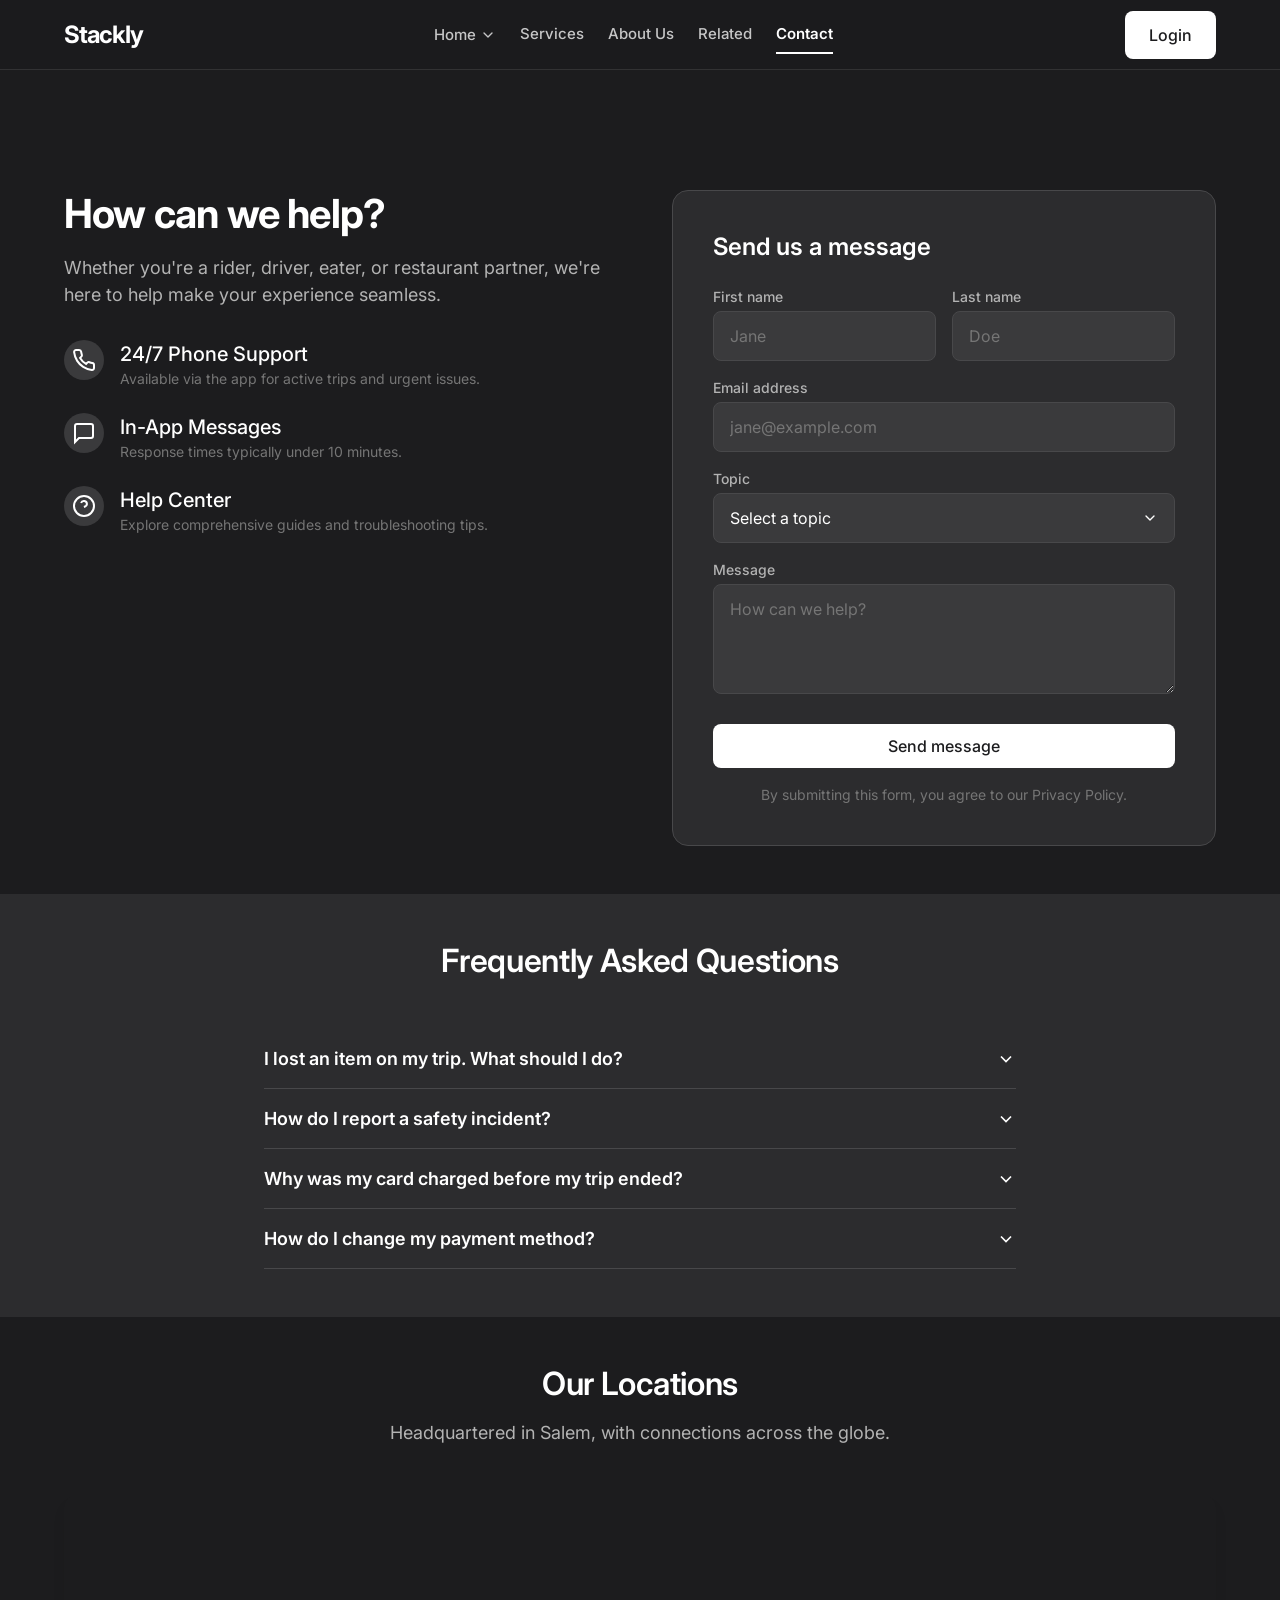
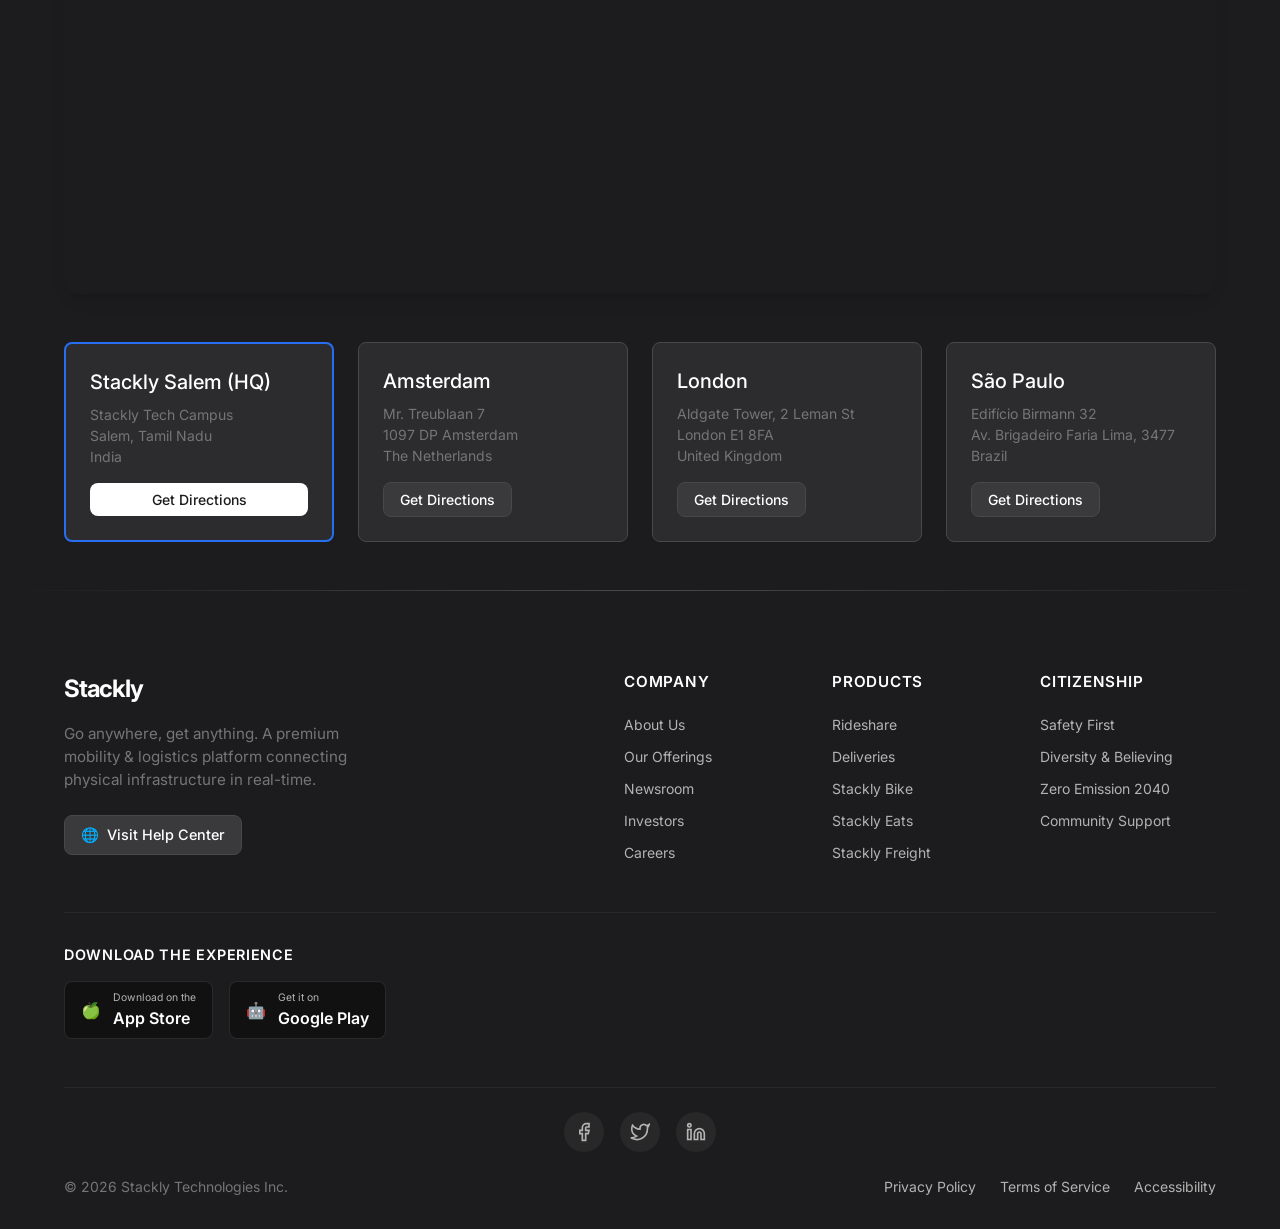
<file: contact.html>
<!DOCTYPE html>
<html lang="en">

<head>
    <meta charset="UTF-8">
    <meta name="viewport" content="width=device-width, initial-scale=1.0">
    <title>Contact & Support | Stackly</title>
    <link rel="stylesheet" href="style.css">
    <style>
        .faq-item {
            border-bottom: 1px solid var(--color-border);
            padding: 16px 0;
            cursor: pointer;
        }

        .faq-question {
            display: flex;
            justify-content: space-between;
            align-items: center;
            font-weight: 600;
            font-size: 1.125rem;
        }

        .faq-answer {
            margin-top: 12px;
            color: var(--color-text-muted);
            display: none;
            line-height: 1.6;
        }

        .faq-icon {
            transition: transform 0.3s ease;
        }

        .faq-item.active .faq-answer {
            display: block;
        }

        .faq-item.active .faq-icon {
            transform: rotate(180deg);
        }

        .location-card {
            background-color: var(--color-bg-secondary);
            padding: 24px;
            border-radius: var(--border-radius-md);
            border: 1px solid var(--color-border);
        }

        .location-card h4 {
            margin-bottom: 8px;
            color: var(--color-white);
        }

        .location-card p {
            color: var(--color-text-muted);
            margin-bottom: 16px;
            font-size: 0.875rem;
        }
    </style>
</head>

<body>
    <header class="header">
        <div class="container nav-container">
            <a href="index.html" class="logo">Stackly</a>
            <nav class="nav-menu">
                <div class="dropdown">
                    <button class="nav-link dropdown-btn">Home <svg width="16" height="16" viewBox="0 0 24 24"
                            fill="none" stroke="currentColor" stroke-width="2" stroke-linecap="round"
                            stroke-linejoin="round">
                            <polyline points="6 9 12 15 18 9"></polyline>
                        </svg></button>
                    <div class="dropdown-content">
                        <a href="home2.html">Home 2</a>
                    </div>
                </div>
                <a href="services.html" class="nav-link ">Services</a>
                <a href="about.html" class="nav-link">About Us</a>
                <a href="related.html" class="nav-link">Related</a>
                <a href="contact.html" class="nav-link active">Contact</a>
            </nav>
            <div class="nav-actions">
                <a href="login.html" class="btn btn-primary">Login</a>
            </div>
            <!-- Mobile Menu Toggle -->
            <button class="mobile-menu-btn" aria-label="Toggle Navigation">
                <span></span><span></span><span></span>
            </button>
        </div>
    </header>

    <div class="mobile-menu-overlay">
        <nav class="mobile-nav-list">
            <button class="mobile-dropdown-btn" onclick="this.nextElementSibling.classList.toggle('show')">Home <svg
                    width="20" height="20" viewBox="0 0 24 24" fill="none" stroke="currentColor" stroke-width="2">
                    <polyline points="6 9 12 15 18 9"></polyline>
                </svg></button>
            <div class="mobile-dropdown-content">
               
                <a href="home2.html">Home 2</a>
            </div>
            <a href="services.html" class="mobile-nav-link">Services</a>
            <a href="about.html" class="mobile-nav-link">About Us</a>
            <a href="related.html" class="mobile-nav-link">Related</a>
            <a href="contact.html" class="mobile-nav-link">Contact</a>
        </nav>
        <div class="mobile-actions">
            <a href="login.html" class="btn btn-primary" style="width: 100%;">Login</a>
        </div>
    </div>

    <main class="main-content">
        <!-- Hero & Form -->
        <section class="section" style="padding-top: 120px;">
            <div class="container grid" style="grid-template-columns: 1fr 1fr; gap: 64px; align-items: start;">
                <div class="animate-on-scroll">
                    <h1>How can we help?</h1>
                    <p class="text-lead" style="margin-top: 16px; margin-bottom: 32px;">Whether you're a rider, driver,
                        eater, or restaurant partner, we're here to help make your experience seamless.</p>

                    <div style="display: flex; flex-direction: column; gap: 24px;">
                        <div style="display: flex; align-items: flex-start; gap: 16px;">
                            <div class="btn-icon">
                                <svg width="24" height="24" viewBox="0 0 24 24" fill="none" stroke="currentColor"
                                    stroke-width="2">
                                    <path
                                        d="M22 16.92v3a2 2 0 0 1-2.18 2 19.79 19.79 0 0 1-8.63-3.07 19.5 19.5 0 0 1-6-6 19.79 19.79 0 0 1-3.07-8.67A2 2 0 0 1 4.11 2h3a2 2 0 0 1 2 1.72 12.84 12.84 0 0 0 .7 2.81 2 2 0 0 1-.45 2.11L8.09 9.91a16 16 0 0 0 6 6l1.27-1.27a2 2 0 0 1 2.11-.45 12.84 12.84 0 0 0 2.81.7A2 2 0 0 1 22 16.92z">
                                    </path>
                                </svg>
                            </div>
                            <div>
                                <h4>24/7 Phone Support</h4>
                                <p class="text-muted text-small">Available via the app for active trips and urgent
                                    issues.</p>
                            </div>
                        </div>
                        <div style="display: flex; align-items: flex-start; gap: 16px;">
                            <div class="btn-icon">
                                <svg width="24" height="24" viewBox="0 0 24 24" fill="none" stroke="currentColor"
                                    stroke-width="2">
                                    <path d="M21 15a2 2 0 0 1-2 2H7l-4 4V5a2 2 0 0 1 2-2h14a2 2 0 0 1 2 2v10z"></path>
                                </svg>
                            </div>
                            <div>
                                <h4>In-App Messages</h4>
                                <p class="text-muted text-small">Response times typically under 10 minutes.</p>
                            </div>
                        </div>
                        <div style="display: flex; align-items: flex-start; gap: 16px;">
                            <div class="btn-icon">
                                <svg width="24" height="24" viewBox="0 0 24 24" fill="none" stroke="currentColor"
                                    stroke-width="2">
                                    <circle cx="12" cy="12" r="10"></circle>
                                    <path d="M9.09 9a3 3 0 0 1 5.83 1c0 2-3 3-3 3"></path>
                                    <line x1="12" y1="17" x2="12.01" y2="17"></line>
                                </svg>
                            </div>
                            <div>
                                <h4>Help Center</h4>
                                <p class="text-muted text-small">Explore comprehensive guides and troubleshooting tips.
                                </p>
                            </div>
                        </div>
                    </div>
                </div>

                <form class="card animate-on-scroll" onsubmit="event.preventDefault(); window.location.href='404.html';"
                    style="padding: 40px; transition-delay: 0.1s;">
                    <h3 style="margin-bottom: 24px;">Send us a message</h3>
                    <div class="grid" style="grid-template-columns: 1fr 1fr; gap: 16px; margin-bottom: 16px;">
                        <div class="form-group" style="margin: 0;">
                            <label class="form-label" for="firstName">First name</label>
                            <input type="text" id="firstName" class="form-control" placeholder="Jane" required>
                        </div>
                        <div class="form-group" style="margin: 0;">
                            <label class="form-label" for="lastName">Last name</label>
                            <input type="text" id="lastName" class="form-control" placeholder="Doe" required>
                        </div>
                    </div>

                    <div class="form-group">
                        <label class="form-label" for="email">Email address</label>
                        <input type="email" id="email" class="form-control" placeholder="jane@example.com" required>
                    </div>

                    <div class="form-group">
                        <label class="form-label" for="topic">Topic</label>
                        <select id="topic" class="form-control" required
                            style="background-image: url('data:image/svg+xml;charset=UTF-8,%3csvg xmlns=\'http://www.w3.org/2000/svg\' viewBox=\'0 0 24 24\' fill=\'none\' stroke=\'white\' stroke-width=\'2\' stroke-linecap=\'round\' stroke-linejoin=\'round\'%3e%3cpolyline points=\'6 9 12 15 18 9\'%3e%3c/polyline%3e%3c/svg%3e'); background-repeat: no-repeat; background-position: right 16px center; background-size: 16px; min-height: 50px; appearance: none; -webkit-appearance: none;">
                            <option value="">Select a topic</option>
                            <option value="support">Rider Support</option>
                            <option value="driver">Driver Support</option>
                            <option value="business">Stackly for Business</option>
                            <option value="press">Press & Media</option>
                        </select>
                    </div>

                    <div class="form-group">
                        <label class="form-label" for="message">Message</label>
                        <textarea id="message" class="form-control" rows="4" placeholder="How can we help?" required
                            style="resize: vertical;"></textarea>
                    </div>

                    <button type="submit" class="btn btn-primary" style="width: 100%; margin-top: 8px;">Send
                        message</button>
                    <p class="text-small text-muted" style="margin-top: 16px; text-align: center;">By submitting this
                        form, you agree to our Privacy Policy.</p>
                </form>
            </div>
        </section>

        <!-- FAQ Section -->
        <section class="section" style="background-color: var(--color-bg-secondary);">
            <div class="container" style="max-width: 800px;">
                <h2 class="animate-on-scroll" style="text-align: center; margin-bottom: 48px;">Frequently Asked
                    Questions</h2>

                <div class="animate-on-scroll">
                    <div class="faq-item" onclick="this.classList.toggle('active')">
                        <div class="faq-question">
                            I lost an item on my trip. What should I do?
                            <svg class="faq-icon" width="20" height="20" viewBox="0 0 24 24" fill="none"
                                stroke="currentColor" stroke-width="2">
                                <polyline points="6 9 12 15 18 9"></polyline>
                            </svg>
                        </div>
                        <div class="faq-answer">
                            The best way to retrieve an item you may have left in a vehicle is to call the driver. You
                            can do this by going to Your Trips > selecting the trip > Find Lost Item > Contact driver
                            about a lost item. If your driver doesn't answer, leave a voice message.
                        </div>
                    </div>

                    <div class="faq-item" onclick="this.classList.toggle('active')">
                        <div class="faq-question">
                            How do I report a safety incident?
                            <svg class="faq-icon" width="20" height="20" viewBox="0 0 24 24" fill="none"
                                stroke="currentColor" stroke-width="2">
                                <polyline points="6 9 12 15 18 9"></polyline>
                            </svg>
                        </div>
                        <div class="faq-answer">
                            If you felt unsafe during a trip, please let us know immediately. Go to Help > Trip Issues
                            and Refunds > I had a safety issue. If you are in immediate danger, use the in-app Emergency
                            Button to call local authorities.
                        </div>
                    </div>

                    <div class="faq-item" onclick="this.classList.toggle('active')">
                        <div class="faq-question">
                            Why was my card charged before my trip ended?
                            <svg class="faq-icon" width="20" height="20" viewBox="0 0 24 24" fill="none"
                                stroke="currentColor" stroke-width="2">
                                <polyline points="6 9 12 15 18 9"></polyline>
                            </svg>
                        </div>
                        <div class="faq-answer">
                            You may see a pending authorization hold on your payment method for the upfront price of
                            your trip. This hold ensures there are funds available, but it is not a final charge. It
                            will be voided if the trip is cancelled.
                        </div>
                    </div>

                    <div class="faq-item" onclick="this.classList.toggle('active')">
                        <div class="faq-question">
                            How do I change my payment method?
                            <svg class="faq-icon" width="20" height="20" viewBox="0 0 24 24" fill="none"
                                stroke="currentColor" stroke-width="2">
                                <polyline points="6 9 12 15 18 9"></polyline>
                            </svg>
                        </div>
                        <div class="faq-answer">
                            Open the app menu and tap 'Wallet' or 'Payment'. From there, you can tap 'Add Payment
                            Method' to put a new card on file, or select an existing method to delete it or set it as
                            your default.
                        </div>
                    </div>
                </div>
            </div>
        </section>

        <!-- Office Locations -->
        <section class="section">
            <div class="container">
                <h2 class="animate-on-scroll" style="text-align: center; margin-bottom: 16px;">Our Locations</h2>
                <p class="text-lead animate-on-scroll" style="text-align: center; margin-bottom: 48px;">Headquartered in
                    Salem, with connections across the globe.</p>

                <!-- Stackly Salem Map Embed -->
                <div class="animate-on-scroll"
                    style="margin-bottom: 48px; border-radius: var(--border-radius-lg); overflow: hidden; box-shadow: var(--shadow-lg);">
                    <iframe
                        src="https://www.google.com/maps/embed?pb=!1m18!1m12!1m3!1d250334.80556094676!2d78.00552787704176!3d11.653896593466185!2m3!1f0!2f0!3f0!3m2!1i1024!2i768!4f13.1!3m3!1m2!1s0x3babce5e3ef2472d%3A0xa1941604085b43de!2sSalem%2C%20Tamil%20Nadu!5e0!3m2!1sen!2sin!4v1700662242131!5m2!1sen!2sin"
                        width="100%" height="400" style="border:0; display: block;" allowfullscreen="" loading="lazy"
                        referrerpolicy="no-referrer-when-downgrade"></iframe>
                </div>

                <div class="grid animate-on-scroll"
                    style="grid-template-columns: repeat(auto-fit, minmax(250px, 1fr)); gap: 24px; transition-delay: 0.1s;">
                    <div class="location-card" style="border: 2px solid var(--color-accent);">
                        <h4>Stackly Salem (HQ)</h4>
                        <p>Stackly Tech Campus<br>Salem, Tamil Nadu<br>India</p>
                        <button class="btn btn-primary route-404"
                            style="padding: 8px 16px; font-size: 0.875rem; width: 100%;">Get
                            Directions</button>
                    </div>
                    <div class="location-card">
                        <h4>Amsterdam</h4>
                        <p>Mr. Treublaan 7<br>1097 DP Amsterdam<br>The Netherlands</p>
                        <button class="btn btn-secondary route-404" style="padding: 8px 16px; font-size: 0.875rem;">Get
                            Directions</button>
                    </div>
                    <div class="location-card">
                        <h4>London</h4>
                        <p>Aldgate Tower, 2 Leman St<br>London E1 8FA<br>United Kingdom</p>
                        <button class="btn btn-secondary route-404" style="padding: 8px 16px; font-size: 0.875rem;">Get
                            Directions</button>
                    </div>
                    <div class="location-card">
                        <h4>São Paulo</h4>
                        <p>Edifício Birmann 32<br>Av. Brigadeiro Faria Lima, 3477<br>Brazil</p>
                        <button class="btn btn-secondary route-404" style="padding: 8px 16px; font-size: 0.875rem;">Get
                            Directions</button>
                    </div>
                </div>
            </div>
        </section>
    </main>

    <!-- Footer -->
    <footer class="footer">
        <div class="footer-top-accent"></div>
        <div class="container">
            <div class="footer-grid">
                <div class="footer-brand-col">
                    <a href="index.html" class="logo" style="margin-bottom: 16px; display: inline-flex;">Stackly</a>
                    <p class="text-muted" style="margin-bottom: 24px; font-size: 0.95rem;">Go anywhere, get anything. A premium mobility & logistics platform connecting physical infrastructure in real-time.</p>
                    <a href="404.html" class="btn btn-secondary btn-small" style="display: inline-flex; align-items: center; gap: 8px;">
                        <span>🌐</span> Visit Help Center
                    </a>
                </div>

                <div>
                    <h4 class="footer-heading" style="color: var(--color-text-primary); font-size: 0.95rem; font-weight: 600; text-transform: uppercase; letter-spacing: 0.05em; margin-bottom: 20px;">Company</h4>
                    <ul class="footer-links">
                        <li><a href="about.html" class="footer-link">About Us</a></li>
                        <li><a href="services.html" class="footer-link">Our Offerings</a></li>
                        <li><a href="related.html" class="footer-link">Newsroom</a></li>
                        <li><a href="404.html" class="footer-link">Investors</a></li>
                        <li><a href="404.html" class="footer-link">Careers</a></li>
                    </ul>
                </div>

                <div>
                    <h4 class="footer-heading" style="color: var(--color-text-primary); font-size: 0.95rem; font-weight: 600; text-transform: uppercase; letter-spacing: 0.05em; margin-bottom: 20px;">Products</h4>
                    <ul class="footer-links">
                        <li><a href="services.html" class="footer-link">Rideshare</a></li>
                        <li><a href="404.html" class="footer-link">Deliveries</a></li>
                        <li><a href="services.html" class="footer-link">Stackly Bike</a></li>
                        <li><a href="404.html" class="footer-link">Stackly Eats</a></li>
                        <li><a href="services.html" class="footer-link">Stackly Freight</a></li>
                    </ul>
                </div>

                <div>
                    <h4 class="footer-heading" style="color: var(--color-text-primary); font-size: 0.95rem; font-weight: 600; text-transform: uppercase; letter-spacing: 0.05em; margin-bottom: 20px;">Citizenship</h4>
                    <ul class="footer-links">
                        <li><a href="404.html" class="footer-link">Safety First</a></li>
                        <li><a href="404.html" class="footer-link">Diversity & Believing</a></li>
                        <li><a href="404.html" class="footer-link">Zero Emission 2040</a></li>
                        <li><a href="404.html" class="footer-link">Community Support</a></li>
                    </ul>
                </div>
            </div>

            <!-- App Store Badges in Footer -->
            <div class="footer-app-downloads">
                <h4 style="color: var(--color-text-primary); font-size: 0.9rem; font-weight: 600; text-transform: uppercase; letter-spacing: 0.05em;">Download the experience</h4>
                <div class="app-badges">
                    <a href="404.html" class="app-badge-btn">
                        <span>🍏</span>
                        <div class="badge-text">
                            <span>Download on the</span>
                            <strong>App Store</strong>
                        </div>
                    </a>
                    <a href="404.html" class="app-badge-btn">
                        <span>🤖</span>
                        <div class="badge-text">
                            <span>Get it on</span>
                            <strong>Google Play</strong>
                        </div>
                    </a>
                </div>
            </div>

            <div class="footer-bottom" style="margin-top: 48px; padding-top: 24px; border-top: 1px solid rgba(255,255,255,0.05); display: flex; flex-direction: column; gap: 24px;">
                <div class="social-links-container">
                    <a href="404.html" class="social-icon-btn" aria-label="Facebook">
                        <svg width="20" height="20" viewBox="0 0 24 24" fill="none" stroke="currentColor" stroke-width="2">
                            <path d="M18 2h-3a5 5 0 0 0-5 5v3H7v4h3v8h4v-8h3l1-4h-4V7a1 1 0 0 1 1-1h3z"></path>
                        </svg>
                    </a>
                    <a href="404.html" class="social-icon-btn" aria-label="Twitter">
                        <svg width="20" height="20" viewBox="0 0 24 24" fill="none" stroke="currentColor" stroke-width="2">
                            <path d="M23 3a10.9 10.9 0 0 1-3.14 1.53 4.48 4.48 0 0 0-7.86 3v1A10.66 10.66 0 0 1 3 4s-4 9 5 13a11.64 11.64 0 0 1-7 2c9 5 20 0 20-11.5a4.5 4.5 0 0 0-.08-.83A7.72 7.72 0 0 0 23 3z"></path>
                        </svg>
                    </a>
                    <a href="404.html" class="social-icon-btn" aria-label="LinkedIn">
                        <svg width="20" height="20" viewBox="0 0 24 24" fill="none" stroke="currentColor" stroke-width="2">
                            <path d="M16 8a6 6 0 0 1 6 6v7h-4v-7a2 2 0 0 0-2-2 2 2 0 0 0-2 2v7h-4v-7a6 6 0 0 1 6-6zM2 9h4v12H2z"></path>
                            <circle cx="4" cy="4" r="2"></circle>
                        </svg>
                    </a>
                </div>

                <div class="footer-legal" style="display: flex; justify-content: space-between; align-items: center; width: 100%; flex-wrap: wrap; gap: 16px;">
                    <p class="copyright">&copy; 2026 Stackly Technologies Inc.</p>
                    <div class="legal-links" style="display: flex; gap: 24px;">
                        <a href="404.html" class="footer-link">Privacy Policy</a>
                        <a href="404.html" class="footer-link">Terms of Service</a>
                        <a href="404.html" class="footer-link">Accessibility</a>
                    </div>
                </div>
            </div>
        </div>
    </footer>

    <script src="script.js"></script>
    <style>
        @media (max-width: 900px) {
            .grid[style*="grid-template-columns: 1fr 1fr"] {
                grid-template-columns: 1fr !important;
            }
        }
    </style>
</body>

</html>
</file>
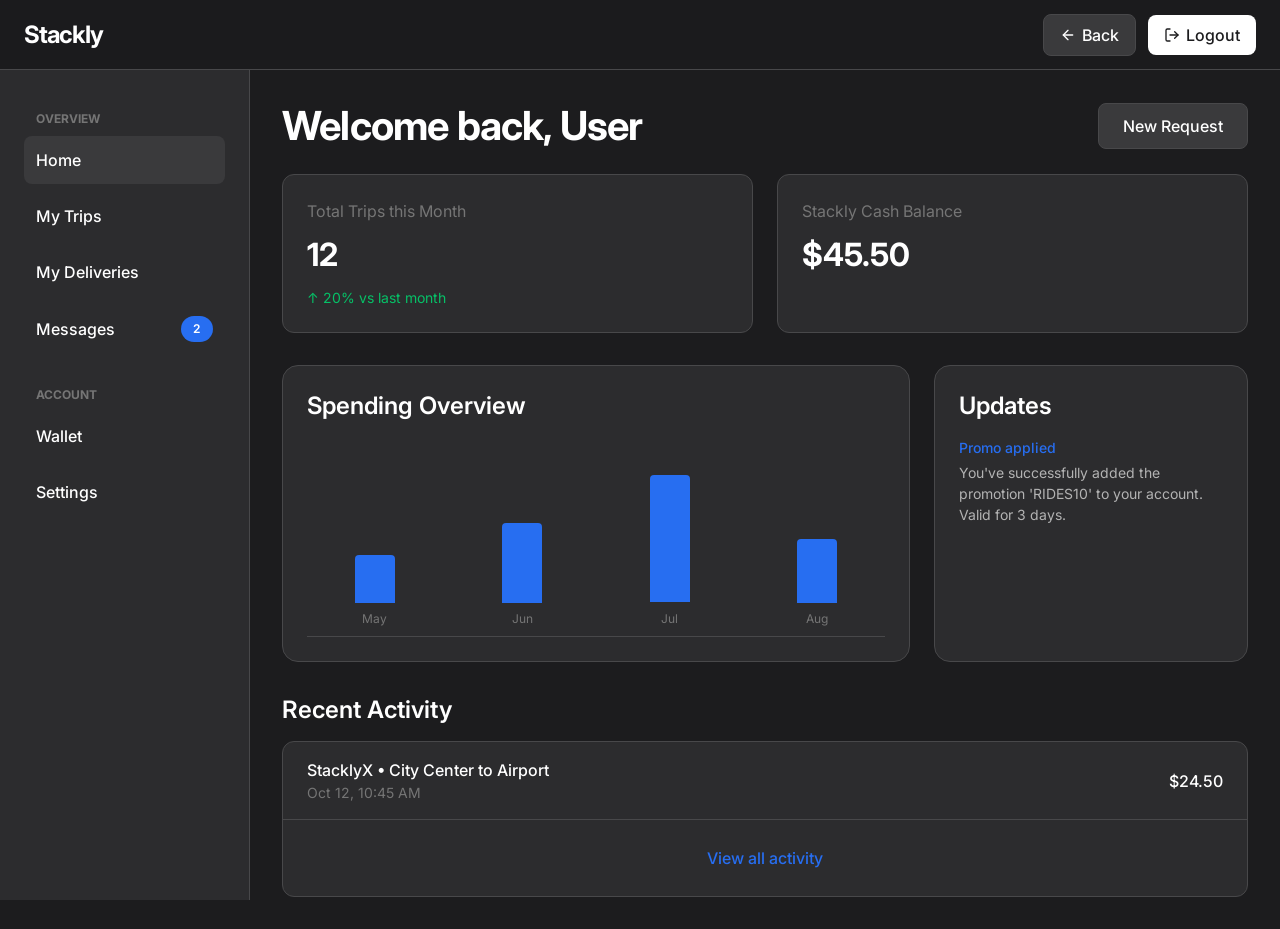
<file: dashboard.html>
<!DOCTYPE html>
<html lang="en">

<head>
    <meta charset="UTF-8">
    <meta name="viewport" content="width=device-width, initial-scale=1.0">
    <title>Dashboard | Stackly</title>
    <link rel="stylesheet" href="style.css">
    <style>
        body {
            min-height: 100vh;
            overflow-x: hidden;
        }

        .dashboard-container {
            display: flex;
            flex-direction: column;
            min-height: 100vh;
        }

        .dashboard-main {
            display: flex;
            flex: 1;
            margin-top: var(--header-height);
        }

        .sidebar {
            width: 250px;
            background-color: var(--color-bg-secondary);
            border-right: 1px solid var(--color-border);
            position: fixed;
            height: calc(100vh - var(--header-height));
            overflow-y: auto;
            padding: 24px;
            transition: transform 0.3s ease;
            z-index: 100;
        }

        .content-area {
            flex: 1;
            padding: 32px;
            margin-left: 250px;
            background-color: var(--color-bg-primary);
            min-height: calc(100vh - var(--header-height));
        }

        .nav-item {
            display: flex;
            align-items: center;
            gap: 12px;
            padding: 12px;
            border-radius: 8px;
            color: var(--color-text-primary);
            transition: background-color 0.2s;
            margin-bottom: 8px;
            font-weight: 500;
            cursor: pointer;
        }

        .nav-item:hover,
        .nav-item.active {
            background-color: var(--color-bg-tertiary);
        }

        .stat-card {
            background-color: var(--color-bg-secondary);
            border: 1px solid var(--color-border);
            border-radius: 12px;
            padding: 24px;
            display: flex;
            flex-direction: column;
        }

        .stat-val {
            font-size: 2rem;
            font-weight: 700;
            margin-top: 8px;
        }

        @media (max-width: 900px) {
            .sidebar {
                transform: translateX(-100%);
                z-index: 1000;
                box-shadow: var(--shadow-lg);
            }

            .sidebar.mobile-open {
                transform: translateX(0);
            }

            .content-area {
                margin-left: 0;
                padding: 16px;
            }
        }

        .chart-container {
            display: flex;
            align-items: flex-end;
            gap: 12px;
            height: 200px;
            padding-top: 32px;
            margin-top: 16px;
            border-bottom: 1px solid var(--color-border);
            padding-bottom: 8px;
        }

        .chart-bar-wrap {
            flex: 1;
            display: flex;
            flex-direction: column;
            align-items: center;
            justify-content: flex-end;
            height: 100%;
            position: relative;
        }

        .chart-bar {
            width: 100%;
            max-width: 40px;
            background-color: var(--color-accent);
            border-radius: 4px 4px 0 0;
            animation: barGrow 1s cubic-bezier(0.2, 0.8, 0.2, 1) forwards;
            transform-origin: bottom;
            transform: scaleY(0);
        }

        .chart-label {
            font-size: 0.75rem;
            color: var(--color-text-muted);
            margin-top: 8px;
        }

        @keyframes barGrow {
            to {
                transform: scaleY(1);
            }
        }
    </style>
</head>

<body>
    <div class="dashboard-container">
        <!-- Header -->
        <header class="header" style="border-bottom: 1px solid var(--color-border);">
            <div class="container nav-container" style="max-width: 100%; padding: 0 24px;">
                <div class="flex items-center gap-16">
                    <button class="btn btn-icon d-md-none" id="sidebarToggle"
                        style="margin-right: 16px; display: none;">
                        <svg width="24" height="24" viewBox="0 0 24 24" fill="none" stroke="currentColor"
                            stroke-width="2">
                            <line x1="3" y1="12" x2="21" y2="12"></line>
                            <line x1="3" y1="6" x2="21" y2="6"></line>
                            <line x1="3" y1="18" x2="21" y2="18"></line>
                        </svg>
                    </button>
                    <a href="index.html" class="logo">Stackly</a>
                </div>
                <!-- Nav Actions -->
                <div class="flex items-center" style="gap: 12px;">
                    <a href="index.html" class="btn btn-secondary"
                        style="padding: 8px 16px; display: flex; align-items: center; gap: 6px;">
                        <svg width="16" height="16" viewBox="0 0 24 24" fill="none" stroke="currentColor"
                            stroke-width="2" stroke-linecap="round" stroke-linejoin="round">
                            <line x1="19" y1="12" x2="5" y2="12"></line>
                            <polyline points="12 19 5 12 12 5"></polyline>
                        </svg>
                        Back
                    </a>
                    <a href="login.html" class="btn btn-primary"
                        style="padding: 8px 16px; display: flex; align-items: center; gap: 6px;">
                        <svg width="16" height="16" viewBox="0 0 24 24" fill="none" stroke="currentColor"
                            stroke-width="2" stroke-linecap="round" stroke-linejoin="round">
                            <path d="M9 21H5a2 2 0 0 1-2-2V5a2 2 0 0 1 2-2h4"></path>
                            <polyline points="16 17 21 12 16 7"></polyline>
                            <line x1="21" y1="12" x2="9" y2="12"></line>
                        </svg>
                        Logout
                    </a>
                </div>
            </div>
        </header>
        <div class="dashboard-main">
            <aside class="sidebar" id="dashboardSidebar">
                <div
                    style="font-size: 0.75rem; text-transform: uppercase; color: var(--color-text-muted); font-weight: 700; margin: 16px 12px 8px 12px;">
                    Overview</div>
                <div class="nav-item active">Home</div>
                <div class="nav-item route-404">My Trips</div>
                <div class="nav-item route-404">My Deliveries</div>
                <div class="nav-item route-404">Messages <span class="badge"
                        style="background-color: var(--color-accent); margin-left: auto;">2</span></div>
                <div
                    style="font-size: 0.75rem; text-transform: uppercase; color: var(--color-text-muted); font-weight: 700; margin: 32px 12px 8px 12px;">
                    Account</div>
                <div class="nav-item route-404">Wallet</div>
                <div class="nav-item route-404">Settings</div>
            </aside>
            <main class="content-area">
                <div class="flex justify-between items-center" style="margin-bottom: 24px; flex-wrap: wrap; gap: 16px;">
                    <h1 class="animate-on-scroll">Welcome back, User</h1>
                    <div class="flex" style="gap: 16px;">
                        <button class="btn btn-secondary route-404">New Request</button>
                    </div>
                </div>
                <div class="grid animate-on-scroll"
                    style="grid-template-columns: repeat(auto-fit, minmax(250px, 1fr)); gap: 24px; margin-bottom: 32px;">
                    <div class="stat-card">
                        <span class="text-muted">Total Trips this Month</span>
                        <div class="stat-val">12</div>
                        <div style="color: #06C167; font-size: 0.875rem; margin-top: 8px;">↑ 20% vs last month</div>
                    </div>
                    <div class="stat-card">
                        <span class="text-muted">Stackly Cash Balance</span>
                        <div class="stat-val">$45.50</div>
                    </div>
                </div>
                <div class="grid animate-on-scroll" style="grid-template-columns: 2fr 1fr; gap: 24px;">
                    <div class="card">
                        <div class="flex justify-between items-center" style="margin-bottom: 8px;">
                            <h3>Spending Overview</h3>
                        </div>
                        <div class="chart-container">
                            <div class="chart-bar-wrap">
                                <div class="chart-bar" style="height: 30%;"></div><span class="chart-label">May</span>
                            </div>
                            <div class="chart-bar-wrap">
                                <div class="chart-bar" style="height: 50%;"></div><span class="chart-label">Jun</span>
                            </div>
                            <div class="chart-bar-wrap">
                                <div class="chart-bar" style="height: 80%;"></div><span class="chart-label">Jul</span>
                            </div>
                            <div class="chart-bar-wrap">
                                <div class="chart-bar" style="height: 40%;"></div><span class="chart-label">Aug</span>
                            </div>
                        </div>
                    </div>
                    <div class="card">
                        <h3 style="margin-bottom: 16px;">Updates</h3>
                        <div style="display: flex; flex-direction: column; gap: 16px;">
                            <div class="route-404" style="cursor: pointer;">
                                <div
                                    style="font-weight: 500; font-size: 0.875rem; color: var(--color-accent); margin-bottom: 4px;">
                                    Promo applied</div>
                                <p class="text-small">You've successfully added the promotion 'RIDES10' to your account.
                                    Valid for 3 days.</p>
                            </div>
                        </div>
                    </div>
                </div>
                <h3 class="animate-on-scroll" style="margin: 32px 0 16px 0;">Recent Activity</h3>
                <div class="animate-on-scroll"
                    style="background-color: var(--color-bg-secondary); border-radius: 12px; border: 1px solid var(--color-border); overflow: hidden;">
                    <div class="flex items-center justify-between route-404"
                        style="padding: 16px 24px; border-bottom: 1px solid var(--color-border); cursor: pointer; transition: background-color 0.2s;">
                        <div class="flex items-center gap-16">
                            <div>
                                <div style="font-weight: 500;">StacklyX • City Center to Airport</div>
                                <div class="text-muted text-small">Oct 12, 10:45 AM</div>
                            </div>
                        </div>
                        <div style="font-weight: 500;">$24.50</div>
                    </div>
                    <div style="padding: 16px 24px; text-align: center;">
                        <button class="btn btn-secondary route-404"
                            style="background: transparent; border: none; color: var(--color-accent);">View all
                            activity</button>
                    </div>
                </div>
            </main>
        </div>
    </div>
    <script src="script.js"></script>
</body>

</html>
</file>
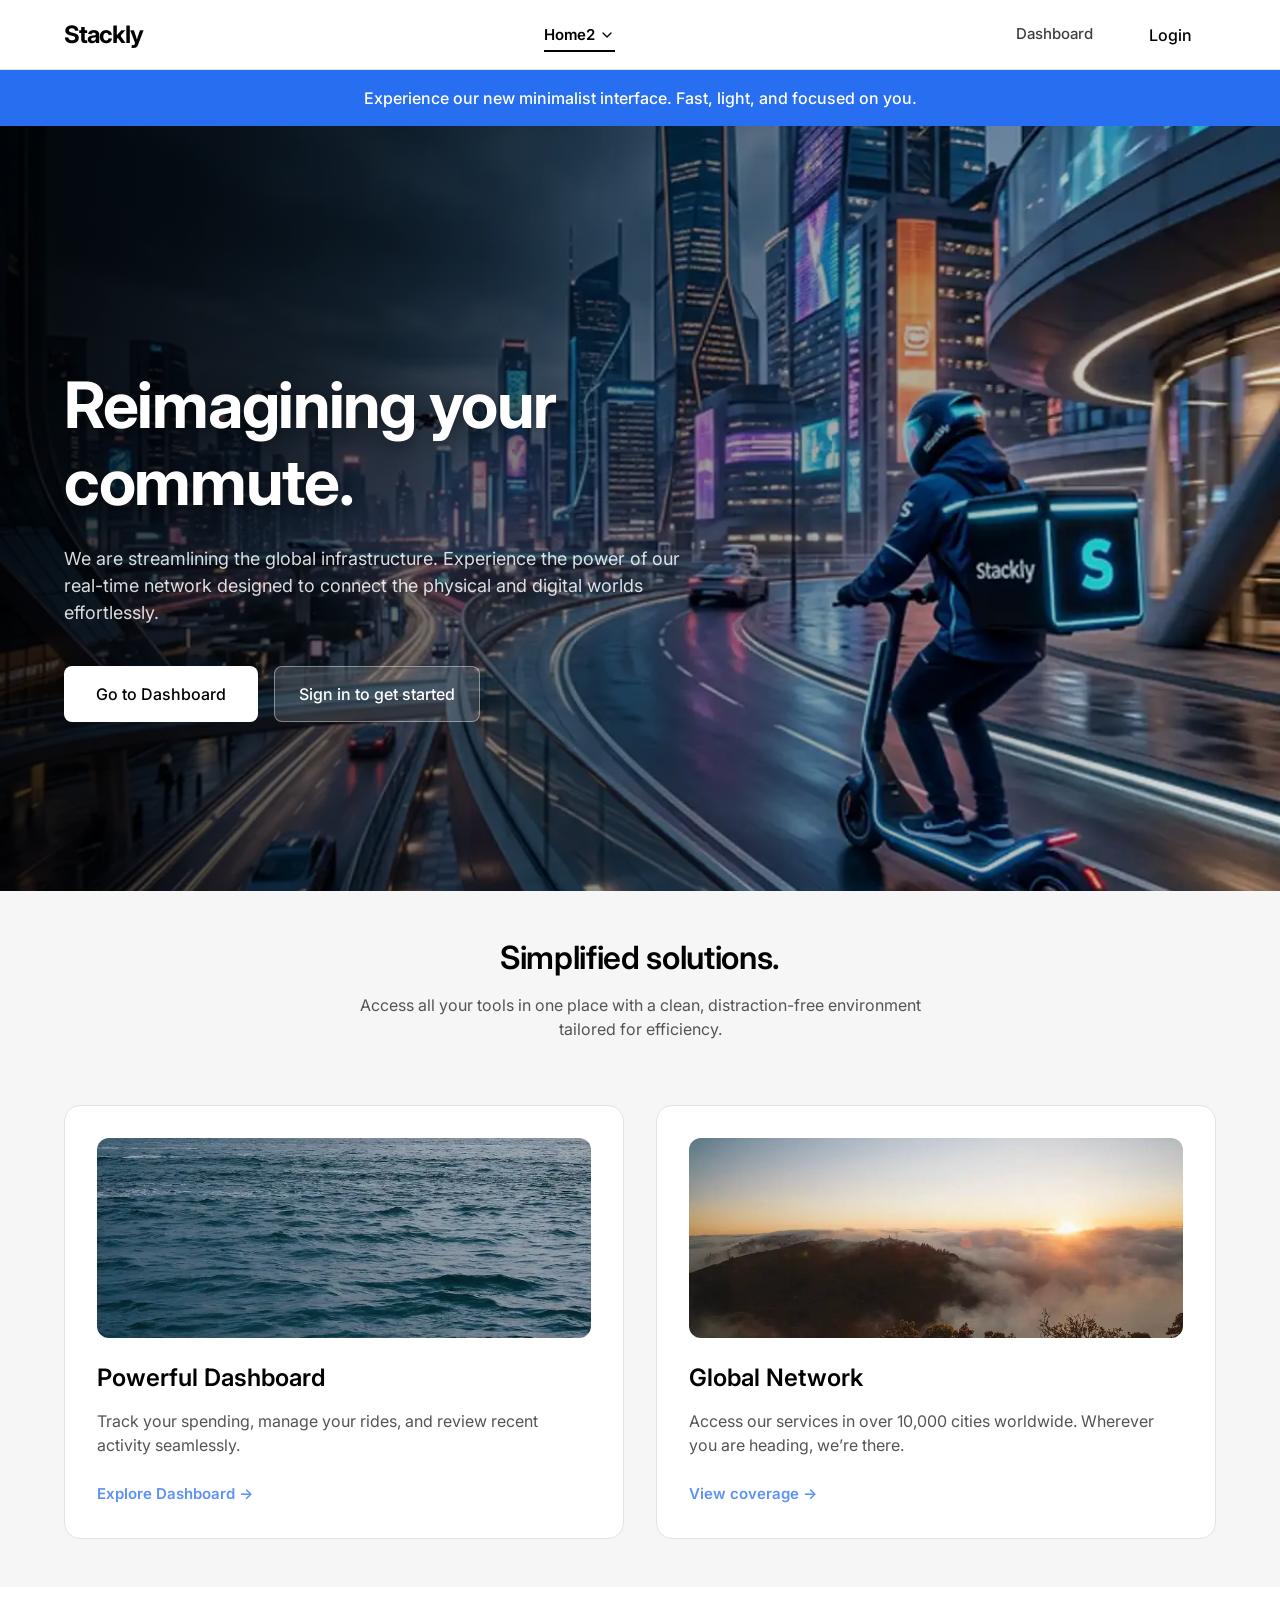
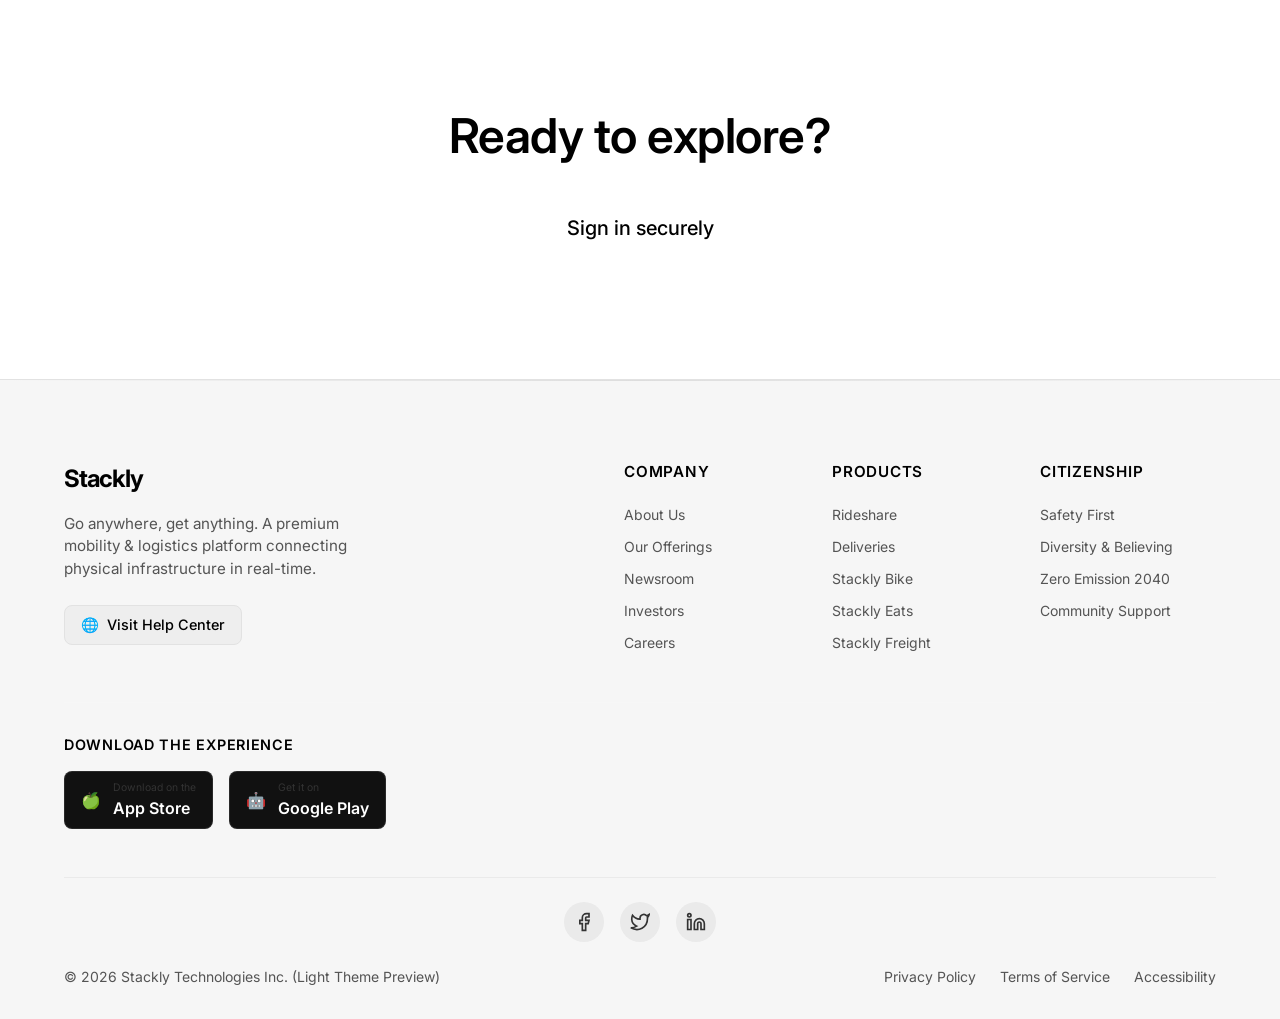
<file: home2.html>
<!DOCTYPE html>
<html lang="en">

<head>
    <meta charset="UTF-8">
    <meta name="viewport" content="width=device-width, initial-scale=1.0">
    <meta name="description" content="Stackly Home 2 - A fresh perspective">
    <title>Stackly | A New Way</title>
    <link rel="stylesheet" href="style.css">
    <style>
        /* Light Theme Override for this specific page */
        :root {
            --color-bg-primary: #ffffff;
            --color-bg-secondary: #f6f6f6;
            --color-bg-tertiary: #eeeeee;
            --color-border: #e2e2e2;
            --color-border-light: #cccccc;
            --color-text-primary: #000000;
            --color-text-secondary: #333333;
            --color-text-muted: #545454;
            --color-black: #000000;
            --color-white: #ffffff;
        }

        .header {
            background-color: var(--color-bg-primary);
            border-bottom: 1px solid var(--color-border);
        }

        .logo {
            color: var(--color-text-primary);
        }

        .nav-link {
            color: var(--color-text-primary);
        }

        .nav-link:hover {
            color: var(--color-text-secondary);
        }

        .dropdown-btn {
            color: var(--color-text-primary);
        }

        .mobile-menu-btn span {
            background-color: var(--color-text-primary);
        }

        .footer {
            background-color: var(--color-bg-secondary);
            border-top: 1px solid var(--color-border);
        }

        .footer-logo {
            color: var(--color-text-primary);
        }

        .footer-heading {
            color: var(--color-text-primary);
        }

        .footer-link,
        .social-link {
            color: var(--color-text-muted);
        }

        .footer-link:hover,
        .social-link:hover {
            color: var(--color-text-primary);
        }

        .card {
            background-color: var(--color-bg-primary);
            border: 1px solid var(--color-border);
        }

        .card:hover {
            box-shadow: 0 10px 30px rgba(0, 0, 0, 0.05);
            background-color: var(--color-bg-primary);
        }

        /* Unique home2 layout */
        .featured-banner {
            background-color: var(--color-accent);
            color: var(--color-white);
            padding: 16px;
            text-align: center;
            font-weight: 500;
        }

        .header-logo {
            filter: none;
        }

        .footer-top-accent {
            background: linear-gradient(90deg, transparent, rgba(0,0,0,0.1), transparent);
        }

        .social-icon-btn {
            background: rgba(0, 0, 0, 0.05);
            color: var(--color-text-secondary);
        }

        .social-icon-btn:hover {
            background: var(--color-black);
            color: var(--color-white);
        }

        /* 320px start-screen & hero fixes */
        @media (max-width: 360px) {
            .section[style*="padding-top: 120px"] .container {
                padding-left: 12px !important;
                padding-right: 12px !important;
            }
            .featured-banner {
                font-size: 0.875rem;
                padding: 12px 8px;
            }
        }
    </style>
</head>

<body>
    <!-- Header Navigation - Simplified -->
    <header class="header">
        <div class="container nav-container">
            <a href="home2.html" class="logo">Stackly</a>

            <!-- Desktop Nav (Simplified) -->
            <nav class="nav-menu">
                <div class="dropdown">
                    <button class="nav-link dropdown-btn active">Home2 <svg width="16" height="16" viewBox="0 0 24 24"
                            fill="none" stroke="currentColor" stroke-width="2" stroke-linecap="round"
                            stroke-linejoin="round">
                            <polyline points="6 9 12 15 18 9"></polyline>
                        </svg></button>
                    <div class="dropdown-content">
                        <a href="index.html">Home </a>

                    </div>
                </div>
            </nav>

            <div class="nav-actions">
                <a href="dashboard.html" class="nav-link" style="margin-right: 16px;">Dashboard</a>
                <a href="login.html" class="btn btn-primary">Login</a>
            </div>

            <!-- Mobile Menu Toggle -->
            <button class="mobile-menu-btn" aria-label="Toggle Navigation">
                <span></span><span></span><span></span>
            </button>
        </div>
    </header>

    <!-- Mobile Menu Overlay -->
    <div class="mobile-menu-overlay" style="background-color: var(--color-bg-primary);">
        <nav class="mobile-nav-list">
            <button class="mobile-dropdown-btn" style="color: var(--color-text-primary);"
                onclick="this.nextElementSibling.classList.toggle('show')">Home2 <svg width="20" height="20"
                    viewBox="0 0 24 24" fill="none" stroke="currentColor" stroke-width="2">
                    <polyline points="6 9 12 15 18 9"></polyline>
                </svg></button>
            <div class="mobile-dropdown-content">
                <a href="index.html">Home </a>

            </div>
            <a href="dashboard.html" class="mobile-nav-link" style="color: var(--color-text-primary);">Dashboard</a>
        </nav>
        <div class="mobile-actions">
            <a href="login.html" class="btn btn-primary" style="width: 100%;">Login</a>
        </div>
    </div>

    <!-- Main Content -->
    <main class="main-content">
        <div class="featured-banner">
            Experience our new minimalist interface. Fast, light, and focused on you.
        </div>

        <!-- Hero Section -->
        <section class="section"
            style="padding-top: 120px; min-height: 85vh; display: flex; align-items: center; position: relative; overflow: hidden; background-image: url('images/bg_bike.webp'); background-size: cover; background-position: center;">
            <div
                style="position: absolute; inset: 0; background: linear-gradient(to right, rgba(0,0,0,0.8) 0%, rgba(0,0,0,0.4) 55%, rgba(0,0,0,0.1) 100%); z-index: 0;">
            </div>
            <div class="container grid"
                style="grid-template-columns: 1fr; align-items: center; position: relative; z-index: 1;">
                <div style="max-width: 650px;">
                    <h1 class="animate-on-scroll"
                        style="font-size: clamp(2rem, 8vw, 4rem); letter-spacing: -0.02em; text-shadow: 0 4px 20px rgba(0,0,0,0.5); color: #fff;">
                        Reimagining your commute.</h1>
                    <p class="text-lead animate-on-scroll"
                        style="margin-top: 24px; margin-bottom: 40px; transition-delay: 0.1s; color: rgba(255,255,255,0.85);">
                        We are streamlining the global infrastructure. Experience the power of our real-time network
                        designed to connect the physical and digital worlds effortlessly.
                    </p>
                    <div class="flex animate-on-scroll" style="gap: 16px; flex-wrap: wrap; transition-delay: 0.2s;">
                        <a href="dashboard.html" class="btn btn-primary"
                            style="padding: 16px 32px; background: #fff; color: #000;">Go to Dashboard</a>
                        <a href="login.html" class="btn btn-secondary"
                            style="background: rgba(255,255,255,0.15); border: 1px solid rgba(255,255,255,0.4); color: #fff; backdrop-filter: blur(6px);">Sign
                            in to get started</a>
                    </div>
                </div>
            </div>
        </section>

        <!-- Solutions Grid -->
        <section class="section" style="background-color: var(--color-bg-secondary);">
            <div class="container">
                <div style="text-align: center; max-width: 600px; margin: 0 auto 64px auto;">
                    <h2 class="animate-on-scroll">Simplified solutions.</h2>
                    <p class="text-muted animate-on-scroll" style="margin-top: 16px; transition-delay: 0.1s;">Access all
                        your tools in one place with a clean, distraction-free environment tailored for efficiency.</p>
                </div>

                <div class="grid" style="grid-template-columns: repeat(auto-fit, minmax(280px, 1fr)); gap: 32px;">
                    <!-- Card 1 -->
                    <div class="card animate-on-scroll" style="padding: 32px;">
                        <img src="images/home2_img2.webp" alt="Work tools"
                            style="width: 100%; height: 200px; object-fit: cover; border-radius: 12px; margin-bottom: 24px;">
                        <h3>Powerful Dashboard</h3>
                        <p class="text-muted" style="margin: 16px 0 24px 0;">Track your spending, manage your rides, and
                            review recent activity seamlessly.</p>
                        <a href="dashboard.html" class="nav-link"
                            style="color: var(--color-accent); font-weight: 600; padding: 0;">Explore Dashboard
                            &rarr;</a>
                    </div>

                    <!-- Card 2 -->
                    <div class="card animate-on-scroll" style="transition-delay: 0.1s; padding: 32px;">
                        <img src="images/home2_img3.webp" alt="Cityscape"
                            style="width: 100%; height: 200px; object-fit: cover; border-radius: 12px; margin-bottom: 24px;">
                        <h3>Global Network</h3>
                        <p class="text-muted" style="margin: 16px 0 24px 0;">Access our services in over 10,000 cities
                            worldwide. Wherever you are heading, we’re there.</p>
                        <a href="404.html" class="nav-link route-404"
                            style="color: var(--color-accent); font-weight: 600; padding: 0;">View coverage &rarr;</a>
                    </div>
                </div>
            </div>
        </section>

        <!-- Bottom CTA -->
        <section class="section" style="padding: 120px 0; text-align: center;">
            <div class="container">
                <h2 class="animate-on-scroll" style="font-size: clamp(1.8rem, 6vw, 3rem); margin-bottom: 32px;">Ready to explore?</h2>
                <a href="login.html" class="btn btn-primary animate-on-scroll"
                    style="font-size: 1.25rem; padding: 16px 40px; transition-delay: 0.1s;">Sign in securely</a>
            </div>
        </section>
    </main>

    <!-- Footer -->
    <footer class="footer">
        <div class="footer-top-accent"></div>
        <div class="container">
            <div class="footer-grid">
                <div class="footer-brand-col">
                    <a href="home2.html" class="logo" style="margin-bottom: 16px; display: inline-flex;">Stackly</a>
                    <p class="text-muted" style="margin-bottom: 24px; font-size: 0.95rem;">Go anywhere, get anything. A premium mobility & logistics platform connecting physical infrastructure in real-time.</p>
                    <a href="404.html" class="btn btn-secondary btn-small" style="display: inline-flex; align-items: center; gap: 8px;">
                        <span>🌐</span> Visit Help Center
                    </a>
                </div>

                <div>
                    <h4 class="footer-heading" style="color: var(--color-text-primary); font-size: 0.95rem; font-weight: 600; text-transform: uppercase; letter-spacing: 0.05em; margin-bottom: 20px;">Company</h4>
                    <ul class="footer-links">
                        <li><a href="about.html" class="footer-link">About Us</a></li>
                        <li><a href="services.html" class="footer-link">Our Offerings</a></li>
                        <li><a href="related.html" class="footer-link">Newsroom</a></li>
                        <li><a href="404.html" class="footer-link">Investors</a></li>
                        <li><a href="404.html" class="footer-link">Careers</a></li>
                    </ul>
                </div>

                <div>
                    <h4 class="footer-heading" style="color: var(--color-text-primary); font-size: 0.95rem; font-weight: 600; text-transform: uppercase; letter-spacing: 0.05em; margin-bottom: 20px;">Products</h4>
                    <ul class="footer-links">
                        <li><a href="services.html" class="footer-link">Rideshare</a></li>
                        <li><a href="404.html" class="footer-link">Deliveries</a></li>
                        <li><a href="services.html" class="footer-link">Stackly Bike</a></li>
                        <li><a href="404.html" class="footer-link">Stackly Eats</a></li>
                        <li><a href="services.html" class="footer-link">Stackly Freight</a></li>
                    </ul>
                </div>

                <div>
                    <h4 class="footer-heading" style="color: var(--color-text-primary); font-size: 0.95rem; font-weight: 600; text-transform: uppercase; letter-spacing: 0.05em; margin-bottom: 20px;">Citizenship</h4>
                    <ul class="footer-links">
                        <li><a href="404.html" class="footer-link">Safety First</a></li>
                        <li><a href="404.html" class="footer-link">Diversity & Believing</a></li>
                        <li><a href="404.html" class="footer-link">Zero Emission 2040</a></li>
                        <li><a href="404.html" class="footer-link">Community Support</a></li>
                    </ul>
                </div>
            </div>

            <!-- App Store Badges in Footer -->
            <div class="footer-app-downloads">
                <h4 style="color: var(--color-text-primary); font-size: 0.9rem; font-weight: 600; text-transform: uppercase; letter-spacing: 0.05em;">Download the experience</h4>
                <div class="app-badges">
                    <a href="404.html" class="app-badge-btn">
                        <span>🍏</span>
                        <div class="badge-text">
                            <span>Download on the</span>
                            <strong>App Store</strong>
                        </div>
                    </a>
                    <a href="404.html" class="app-badge-btn">
                        <span>🤖</span>
                        <div class="badge-text">
                            <span>Get it on</span>
                            <strong>Google Play</strong>
                        </div>
                    </a>
                </div>
            </div>

            <div class="footer-bottom" style="margin-top: 48px; padding-top: 24px; border-top: 1px solid rgba(0,0,0,0.05); display: flex; flex-direction: column; gap: 24px;">
                <div class="social-links-container">
                    <a href="404.html" class="social-icon-btn" aria-label="Facebook">
                        <svg width="20" height="20" viewBox="0 0 24 24" fill="none" stroke="currentColor" stroke-width="2">
                            <path d="M18 2h-3a5 5 0 0 0-5 5v3H7v4h3v8h4v-8h3l1-4h-4V7a1 1 0 0 1 1-1h3z"></path>
                        </svg>
                    </a>
                    <a href="404.html" class="social-icon-btn" aria-label="Twitter">
                        <svg width="20" height="20" viewBox="0 0 24 24" fill="none" stroke="currentColor" stroke-width="2">
                            <path d="M23 3a10.9 10.9 0 0 1-3.14 1.53 4.48 4.48 0 0 0-7.86 3v1A10.66 10.66 0 0 1 3 4s-4 9 5 13a11.64 11.64 0 0 1-7 2c9 5 20 0 20-11.5a4.5 4.5 0 0 0-.08-.83A7.72 7.72 0 0 0 23 3z"></path>
                        </svg>
                    </a>
                    <a href="404.html" class="social-icon-btn" aria-label="LinkedIn">
                        <svg width="20" height="20" viewBox="0 0 24 24" fill="none" stroke="currentColor" stroke-width="2">
                            <path d="M16 8a6 6 0 0 1 6 6v7h-4v-7a2 2 0 0 0-2-2 2 2 0 0 0-2 2v7h-4v-7a6 6 0 0 1 6-6zM2 9h4v12H2z"></path>
                            <circle cx="4" cy="4" r="2"></circle>
                        </svg>
                    </a>
                </div>

                <div class="footer-legal" style="display: flex; justify-content: space-between; align-items: center; width: 100%; flex-wrap: wrap; gap: 16px;">
                    <p class="copyright">&copy; 2026 Stackly Technologies Inc. (Light Theme Preview)</p>
                    <div class="legal-links" style="display: flex; gap: 24px;">
                        <a href="404.html" class="footer-link">Privacy Policy</a>
                        <a href="404.html" class="footer-link">Terms of Service</a>
                        <a href="404.html" class="footer-link">Accessibility</a>
                    </div>
                </div>
            </div>
        </div>
    </footer>


    <script src="script.js"></script>
    <script>
        // Adjust dropdown logic for the new light nav
        document.querySelectorAll('.dropdown').forEach(dropdown => {
            const btn = dropdown.querySelector('.dropdown-btn');
            const content = dropdown.querySelector('.dropdown-content');

            // For desktop hover intent
            dropdown.addEventListener('mouseenter', () => {
                if (window.innerWidth > 768) {
                    content.style.display = 'block';
                    setTimeout(() => {
                        content.style.opacity = '1';
                        content.style.transform = 'translateY(0)';
                    }, 10);
                }
            });

            dropdown.addEventListener('mouseleave', () => {
                if (window.innerWidth > 768) {
                    content.style.opacity = '0';
                    content.style.transform = 'translateY(10px)';
                    setTimeout(() => {
                        content.style.display = 'none';
                    }, 300); // match transition duration
                }
            });
        });
    </script>
</body>

</html>
</file>
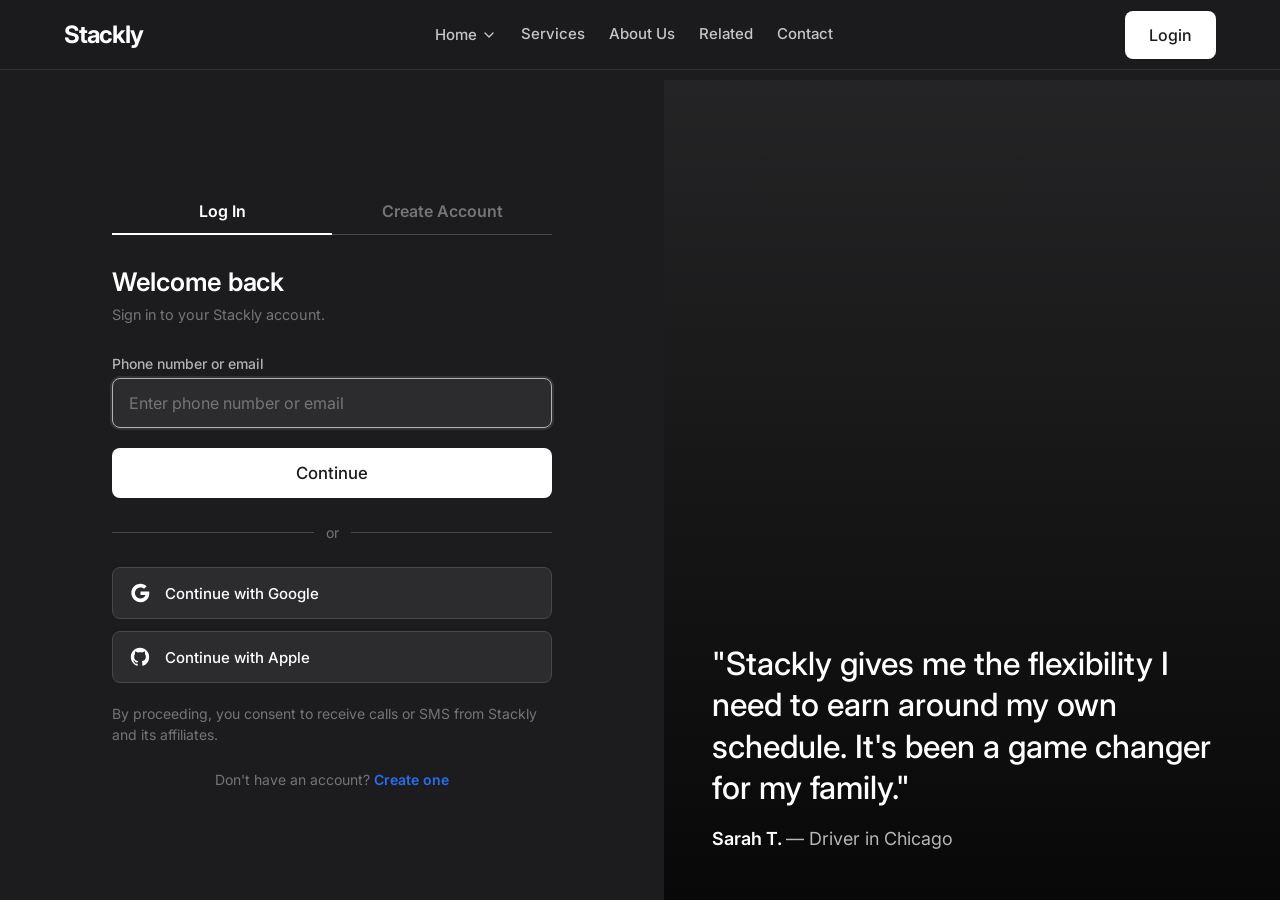
<file: login.html>
<!DOCTYPE html>
<html lang="en">

<head>
    <meta charset="UTF-8">
    <meta name="viewport" content="width=device-width, initial-scale=1.0">
    <title>Sign In | Stackly</title>
    <link rel="stylesheet" href="style.css">
    <style>
        .login-layout {
            display: flex;
            min-height: 100vh;
            width: 100%;
            padding-top: 80px;
        }

        .login-left {
            flex: 1;
            display: flex;
            align-items: center;
            justify-content: center;
            background-color: var(--color-bg-primary);
            padding: 40px 24px;
        }

        .login-right {
            flex: 1;
            background-color: var(--color-bg-secondary);
            background-image: url('https://images.unsplash.com/photo-1542314831-c6a47ea20be8?auto=format&fit=crop&q=80&w=1200');
            background-size: cover;
            background-position: center;
            position: relative;
        }

        .login-right::before {
            content: '';
            position: absolute;
            inset: 0;
            background: linear-gradient(to top, rgba(0,0,0,0.82), rgba(0,0,0,0.18));
        }

        @media (max-width: 900px) {
            .login-right { display: none; }
        }

        /* Auth card */
        .auth-card {
            width: 100%;
            max-width: 440px;
        }

        /* Tabs */
        .auth-tabs {
            display: flex;
            border-bottom: 1px solid var(--color-border);
            margin-bottom: 32px;
        }

        .auth-tab {
            flex: 1;
            padding: 12px 0;
            font-size: 1rem;
            font-weight: 600;
            color: var(--color-text-muted);
            background: none;
            border: none;
            cursor: pointer;
            border-bottom: 2px solid transparent;
            margin-bottom: -1px;
            transition: color 0.2s, border-color 0.2s;
            font-family: inherit;
        }

        .auth-tab.active {
            color: var(--color-text-primary);
            border-bottom-color: var(--color-text-primary);
        }

        /* Panels */
        .auth-panel {
            display: none;
        }

        .auth-panel.active {
            display: block;
        }

        /* Social buttons */
        .social-btn {
            display: flex;
            align-items: center;
            width: 100%;
            padding: 14px 16px;
            border-radius: 8px;
            background-color: var(--color-bg-secondary);
            border: 1px solid var(--color-border);
            color: var(--color-text-primary);
            font-size: 0.9375rem;
            font-weight: 500;
            cursor: pointer;
            font-family: inherit;
            transition: background-color 0.15s;
        }

        .social-btn:hover {
            background-color: var(--color-bg-tertiary);
        }

        .social-btn svg {
            margin-right: 14px;
            flex-shrink: 0;
        }

        /* Divider */
        .auth-divider {
            display: flex;
            align-items: center;
            margin: 24px 0;
            gap: 12px;
            color: var(--color-text-muted);
            font-size: 0.875rem;
        }

        .auth-divider::before,
        .auth-divider::after {
            content: '';
            flex: 1;
            height: 1px;
            background-color: var(--color-border);
        }

        /* Switch link */
        .auth-switch {
            margin-top: 24px;
            font-size: 0.875rem;
            color: var(--color-text-muted);
            text-align: center;
        }

        .auth-switch a {
            color: var(--color-accent);
            font-weight: 600;
        }
    </style>
</head>

<body>

    <!-- Header Navigation -->
    <header class="header">
        <div class="container nav-container">
            <a href="index.html" class="logo">Stackly</a>

            <nav class="nav-menu">
                <div class="dropdown">
                    <button class="nav-link dropdown-btn">Home <svg width="16" height="16" viewBox="0 0 24 24"
                            fill="none" stroke="currentColor" stroke-width="2" stroke-linecap="round"
                            stroke-linejoin="round">
                            <polyline points="6 9 12 15 18 9"></polyline>
                        </svg></button>
                    <div class="dropdown-content">
                        <a href="home2.html">Home 2</a>
                    </div>
                </div>
                <a href="services.html" class="nav-link">Services</a>
                <a href="about.html" class="nav-link">About Us</a>
                <a href="related.html" class="nav-link">Related</a>
                <a href="contact.html" class="nav-link">Contact</a>
            </nav>

            <div class="nav-actions">
                <a href="login.html" class="btn btn-primary active">Login</a>
            </div>

            <button class="mobile-menu-btn" aria-label="Toggle Navigation">
                <span></span><span></span><span></span>
            </button>
        </div>
    </header>

    <!-- Mobile Menu Overlay -->
    <div class="mobile-menu-overlay">
        <nav class="mobile-nav-list">
            <button class="mobile-dropdown-btn" onclick="this.nextElementSibling.classList.toggle('show')">Home <svg
                    width="20" height="20" viewBox="0 0 24 24" fill="none" stroke="currentColor" stroke-width="2">
                    <polyline points="6 9 12 15 18 9"></polyline>
                </svg></button>
            <div class="mobile-dropdown-content">
                <a href="home2.html">Home 2</a>
            </div>
            <a href="services.html" class="mobile-nav-link">Services</a>
            <a href="about.html" class="mobile-nav-link">About Us</a>
            <a href="related.html" class="mobile-nav-link">Related</a>
            <a href="contact.html" class="mobile-nav-link">Contact</a>
        </nav>
        <div class="mobile-actions">
            <a href="login.html" class="btn btn-primary" style="width: 100%;">Login</a>
        </div>
    </div>

    <div class="login-layout">
        <!-- Left: Auth Forms -->
        <div class="login-left">
            <div class="auth-card animate-on-scroll">

                <!-- Tab Switcher -->
                <div class="auth-tabs">
                    <button class="auth-tab active" id="tab-signin" onclick="switchTab('signin')">Log In</button>
                    <button class="auth-tab" id="tab-signup" onclick="switchTab('signup')">Create Account</button>
                </div>

                <!-- ── SIGN IN PANEL ── -->
                <div class="auth-panel active" id="panel-signin">
                    <h2 style="margin-bottom: 6px; font-size: 1.6rem;">Welcome back</h2>
                    <p class="text-muted" style="margin-bottom: 28px; font-size: 0.9rem;">Sign in to your Stackly account.</p>

                    <form onsubmit="event.preventDefault(); window.location.href='dashboard.html';">
                        <div class="form-group">
                            <label class="form-label" for="signinInput">Phone number or email</label>
                            <input type="text" id="signinInput" class="form-control"
                                placeholder="Enter phone number or email"
                                style="font-size: 1rem; padding: 14px 16px; background-color: var(--color-bg-secondary);"
                                required autofocus>
                        </div>
                        <button type="submit" class="btn btn-primary"
                            style="width: 100%; padding: 15px; font-size: 1.05rem; margin-top: 4px;">Continue</button>
                    </form>

                    <div class="auth-divider">or</div>

                    <div style="display: flex; flex-direction: column; gap: 12px;">
                        <button class="social-btn route-404">
                            <svg width="22" height="22" viewBox="0 0 24 24" fill="currentColor">
                                <path d="M12.545,10.239v3.821h5.445c-0.712,2.315-2.647,3.972-5.445,3.972c-3.332,0-6.033-2.701-6.033-6.032s2.701-6.032,6.033-6.032c1.498,0,2.866,0.549,3.921,1.453l2.814-2.814C17.503,2.988,15.139,2,12.545,2C7.021,2,2.543,6.477,2.543,12s4.478,10,10.002,10c8.396,0,10.249-7.85,9.426-11.748L12.545,10.239z" />
                            </svg>
                            Continue with Google
                        </button>
                        <button class="social-btn route-404">
                            <svg width="22" height="22" viewBox="0 0 24 24" fill="currentColor">
                                <path d="M12 2C6.477 2 2 6.484 2 12.017c0 4.425 2.865 8.18 6.839 9.504.5.092.682-.217.682-.483 0-.237-.008-.868-.013-1.703-2.782.605-3.369-1.343-3.369-1.343-.454-1.158-1.11-1.466-1.11-1.466-.908-.62.069-.608.069-.608 1.003.07 1.531 1.032 1.531 1.032.892 1.53 2.341 1.088 2.91.832.092-.647.35-1.088.636-1.338-2.22-.253-4.555-1.113-4.555-4.951 0-1.093.39-1.988 1.029-2.688-.103-.253-.446-1.272.098-2.65 0 0 .84-.27 2.75 1.026A9.564 9.564 0 0112 6.844c.85.004 1.705.115 2.504.337 1.909-1.296 2.747-1.027 2.747-1.027.546 1.379.202 2.398.1 2.651.64.7 1.028 1.595 1.028 2.688 0 3.848-2.339 4.695-4.566 4.943.359.309.678.92.678 1.855 0 1.338-.012 2.419-.012 2.747 0 .268.18.58.688.482A10.019 10.019 0 0022 12.017C22 6.484 17.522 2 12 2z" />
                            </svg>
                            Continue with Apple
                        </button>
                    </div>

                    <p class="text-small text-muted" style="margin-top: 20px;">By proceeding, you consent to receive
                        calls or SMS from Stackly and its affiliates.</p>

                    <p class="auth-switch">Don't have an account? <a href="#" onclick="switchTab('signup'); return false;">Create one</a></p>
                </div>

                <!-- ── CREATE ACCOUNT PANEL ── -->
                <div class="auth-panel" id="panel-signup">
                    <h2 style="margin-bottom: 6px; font-size: 1.6rem;">Create your account</h2>
                    <p class="text-muted" style="margin-bottom: 28px; font-size: 0.9rem;">Join millions of people using Stackly.</p>

                    <form onsubmit="event.preventDefault(); window.location.href='dashboard.html';">
                        <div class="form-group">
                            <label class="form-label" for="fullName">Full name</label>
                            <input type="text" id="fullName" class="form-control"
                                placeholder="Enter your full name"
                                style="font-size: 1rem; padding: 14px 16px; background-color: var(--color-bg-secondary);"
                                required>
                        </div>
                        <div class="form-group">
                            <label class="form-label" for="emailInput">Email address</label>
                            <input type="email" id="emailInput" class="form-control"
                                placeholder="Enter your email"
                                style="font-size: 1rem; padding: 14px 16px; background-color: var(--color-bg-secondary);"
                                required>
                        </div>
                        <div class="form-group">
                            <label class="form-label" for="passwordInput">Password</label>
                            <input type="password" id="passwordInput" class="form-control"
                                placeholder="Create a password (min. 6 characters)"
                                style="font-size: 1rem; padding: 14px 16px; background-color: var(--color-bg-secondary);"
                                minlength="6" required>
                        </div>
                        <div class="form-group">
                            <label class="form-label" for="confirmPassword">Confirm password</label>
                            <input type="password" id="confirmPassword" class="form-control"
                                placeholder="Re-enter your password"
                                style="font-size: 1rem; padding: 14px 16px; background-color: var(--color-bg-secondary);"
                                minlength="6" required>
                        </div>
                        <button type="submit" class="btn btn-primary"
                            style="width: 100%; padding: 15px; font-size: 1.05rem; margin-top: 4px;">Create Account</button>
                    </form>

                    <div class="auth-divider">or sign up with</div>

                    <div style="display: flex; flex-direction: column; gap: 12px;">
                        <button class="social-btn route-404">
                            <svg width="22" height="22" viewBox="0 0 24 24" fill="currentColor">
                                <path d="M12.545,10.239v3.821h5.445c-0.712,2.315-2.647,3.972-5.445,3.972c-3.332,0-6.033-2.701-6.033-6.032s2.701-6.032,6.033-6.032c1.498,0,2.866,0.549,3.921,1.453l2.814-2.814C17.503,2.988,15.139,2,12.545,2C7.021,2,2.543,6.477,2.543,12s4.478,10,10.002,10c8.396,0,10.249-7.85,9.426-11.748L12.545,10.239z" />
                            </svg>
                            Continue with Google
                        </button>
                        <button class="social-btn route-404">
                            <svg width="22" height="22" viewBox="0 0 24 24" fill="currentColor">
                                <path d="M12 2C6.477 2 2 6.484 2 12.017c0 4.425 2.865 8.18 6.839 9.504.5.092.682-.217.682-.483 0-.237-.008-.868-.013-1.703-2.782.605-3.369-1.343-3.369-1.343-.454-1.158-1.11-1.466-1.11-1.466-.908-.62.069-.608.069-.608 1.003.07 1.531 1.032 1.531 1.032.892 1.53 2.341 1.088 2.91.832.092-.647.35-1.088.636-1.338-2.22-.253-4.555-1.113-4.555-4.951 0-1.093.39-1.988 1.029-2.688-.103-.253-.446-1.272.098-2.65 0 0 .84-.27 2.75 1.026A9.564 9.564 0 0112 6.844c.85.004 1.705.115 2.504.337 1.909-1.296 2.747-1.027 2.747-1.027.546 1.379.202 2.398.1 2.651.64.7 1.028 1.595 1.028 2.688 0 3.848-2.339 4.695-4.566 4.943.359.309.678.92.678 1.855 0 1.338-.012 2.419-.012 2.747 0 .268.18.58.688.482A10.019 10.019 0 0022 12.017C22 6.484 17.522 2 12 2z" />
                            </svg>
                            Continue with Apple
                        </button>
                    </div>

                    <p class="text-small text-muted" style="margin-top: 20px;">By creating an account, you agree to
                        Stackly's <a href="404.html" style="color: var(--color-text-secondary); text-decoration: underline;">Terms</a> and
                        <a href="404.html" style="color: var(--color-text-secondary); text-decoration: underline;">Privacy Policy</a>.
                    </p>

                    <p class="auth-switch">Already have an account? <a href="#" onclick="switchTab('signin'); return false;">Log in</a></p>
                </div>

            </div>
        </div>

        <!-- Right: Imagery -->
        <div class="login-right">
            <div style="position: absolute; bottom: 48px; left: 48px; right: 48px; color: var(--color-white); z-index: 10;">
                <h3 style="font-size: 2rem; margin-bottom: 16px; font-weight: 500;">"Stackly gives me the flexibility I
                    need to earn around my own schedule. It's been a game changer for my family."</h3>
                <p style="font-weight: 600; font-size: 1.125rem;">Sarah T. <span
                        style="color: rgba(255,255,255,0.7); font-weight: 400;">— Driver in Chicago</span></p>
            </div>
        </div>
    </div>

    <script src="script.js"></script>
    <script>
        function switchTab(tab) {
            // Update tabs
            document.getElementById('tab-signin').classList.toggle('active', tab === 'signin');
            document.getElementById('tab-signup').classList.toggle('active', tab === 'signup');
            // Update panels
            document.getElementById('panel-signin').classList.toggle('active', tab === 'signin');
            document.getElementById('panel-signup').classList.toggle('active', tab === 'signup');
            // Update URL hash silently
            history.replaceState(null, '', tab === 'signup' ? '#signup' : '#');
            // Update page title
            document.title = tab === 'signup' ? 'Create Account | Stackly' : 'Log In | Stackly';
        }

        // On load, check hash
        if (window.location.hash === '#signup') {
            switchTab('signup');
        }
    </script>
</body>

</html>
</file>
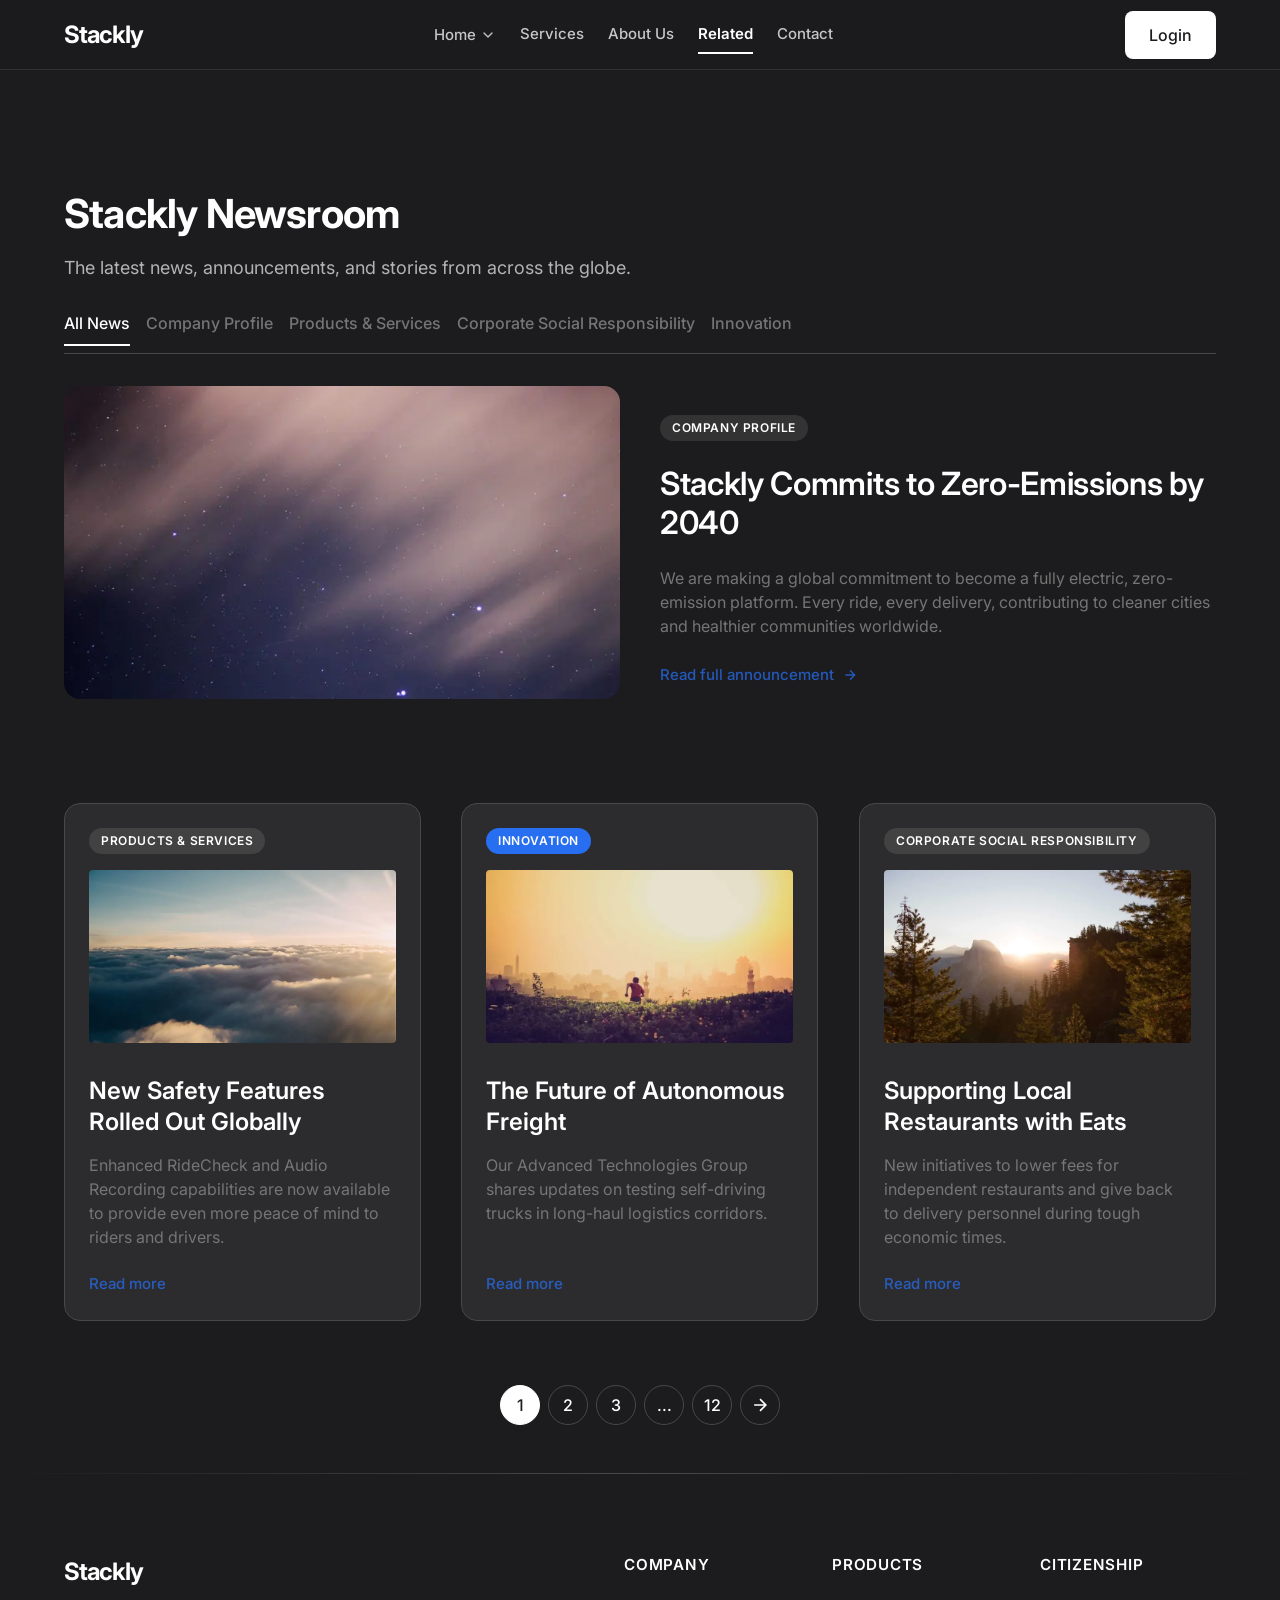
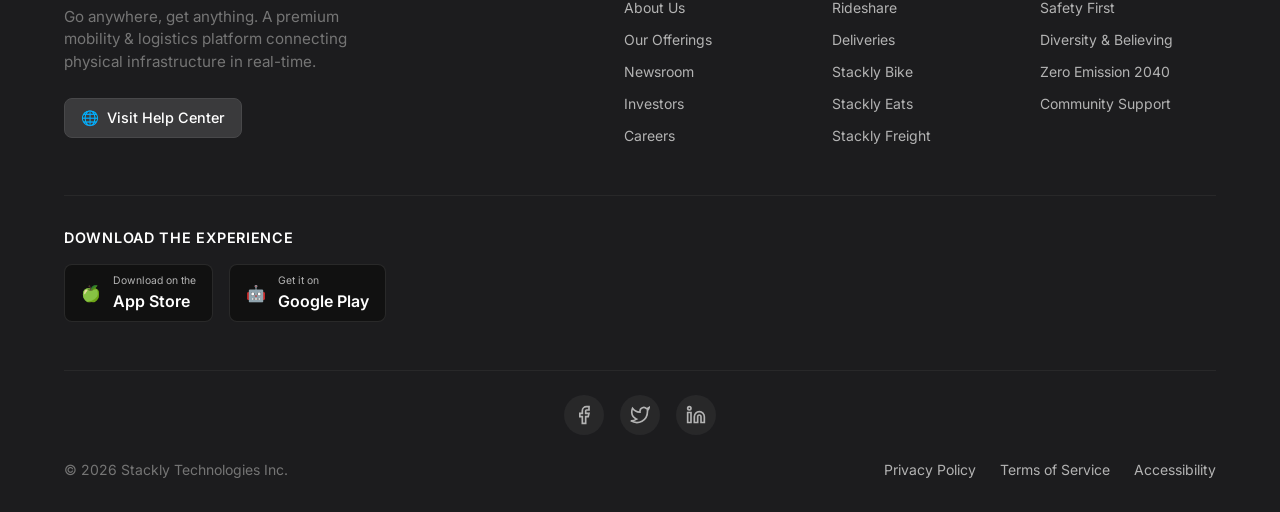
<file: related.html>
<!DOCTYPE html>
<html lang="en">

<head>
    <meta charset="UTF-8">
    <meta name="viewport" content="width=device-width, initial-scale=1.0">
    <title>Newsroom & Related | Stackly</title>
    <link rel="stylesheet" href="style.css">
    <style>
        .news-filter {
            display: flex;
            gap: 16px;
            margin: 32px 0;
            overflow-x: auto;
            padding-bottom: 8px;
            border-bottom: 1px solid var(--color-border);
        }

        .filter-btn {
            background: transparent;
            border: none;
            font-size: 1rem;
            font-weight: 500;
            color: var(--color-text-muted);
            cursor: pointer;
            padding-bottom: 12px;
            white-space: nowrap;
            position: relative;
        }

        .filter-btn.active {
            color: var(--color-text-primary);
        }

        .filter-btn.active::after {
            content: '';
            position: absolute;
            bottom: -1px;
            left: 0;
            right: 0;
            height: 2px;
            background-color: var(--color-text-primary);
        }

        .news-featured {
            grid-column: 1 / -1;
            display: grid;
            grid-template-columns: 1fr 1fr;
            gap: 40px;
            align-items: center;
            margin-bottom: 48px;
        }

        .news-featured img {
            height: 400px;
        }

        @media (max-width: 900px) {
            .news-featured {
                grid-template-columns: 1fr;
            }

            .news-featured img {
                height: 250px;
            }
        }

        .pagination {
            display: flex;
            justify-content: center;
            gap: 8px;
            margin-top: 64px;
        }

        .page-item {
            width: 40px;
            height: 40px;
            display: flex;
            align-items: center;
            justify-content: center;
            border: 1px solid var(--color-border);
            border-radius: 50%;
            cursor: pointer;
            font-weight: 500;
        }

        .page-item.active {
            background-color: var(--color-text-primary);
            color: var(--color-bg-primary);
            border-color: var(--color-text-primary);
        }

        .page-item:not(.active):hover {
            background-color: var(--color-bg-secondary);
        }
    </style>
</head>

<body>
    <header class="header">
        <div class="container nav-container">
            <a href="index.html" class="logo">Stackly</a>
            <nav class="nav-menu">
                <div class="dropdown">
                    <button class="nav-link dropdown-btn">Home <svg width="16" height="16" viewBox="0 0 24 24"
                            fill="none" stroke="currentColor" stroke-width="2" stroke-linecap="round"
                            stroke-linejoin="round">
                            <polyline points="6 9 12 15 18 9"></polyline>
                        </svg></button>
                    <div class="dropdown-content">
                         <a href="home2.html">Home 2</a>
                    </div>
                </div>
                <a href="services.html" class="nav-link ">Services</a>
                <a href="about.html" class="nav-link">About Us</a>
                <a href="related.html" class="nav-link active">Related</a>
                <a href="contact.html" class="nav-link">Contact</a>
            </nav>
            <div class="nav-actions">
                <a href="login.html" class="btn btn-primary">Login</a>
            </div>
            <!-- Mobile Menu Toggle -->
            <button class="mobile-menu-btn" aria-label="Toggle Navigation">
                <span></span><span></span><span></span>
            </button>
        </div>
    </header>

    <div class="mobile-menu-overlay">
        <nav class="mobile-nav-list">
            <button class="mobile-dropdown-btn" onclick="this.nextElementSibling.classList.toggle('show')">Home <svg
                    width="20" height="20" viewBox="0 0 24 24" fill="none" stroke="currentColor" stroke-width="2">
                    <polyline points="6 9 12 15 18 9"></polyline>
                </svg></button>
            <div class="mobile-dropdown-content">
               <a href="home2.html">Home 2</a>
            </div>
            <a href="services.html" class="mobile-nav-link">Services</a>
            <a href="about.html" class="mobile-nav-link">About Us</a>
            <a href="related.html" class="mobile-nav-link">Related</a>
            <a href="contact.html" class="mobile-nav-link">Contact</a>
        </nav>
        <div class="mobile-actions">
            <a href="login.html" class="btn btn-primary" style="width: 100%;">Login</a>
        </div>
    </div>

    <main class="main-content">
        <section class="section" style="padding-top: 120px;">
            <div class="container">
                <h1 class="animate-on-scroll">Stackly Newsroom</h1>
                <p class="text-lead animate-on-scroll" style="margin-top: 16px;">The latest news, announcements, and
                    stories from across the globe.</p>

                <div class="news-filter animate-on-scroll" style="transition-delay: 0.1s;">
                    <button class="filter-btn active">All News</button>
                    <button class="filter-btn">Company Profile</button>
                    <button class="filter-btn">Products & Services</button>
                    <button class="filter-btn">Corporate Social Responsibility</button>
                    <button class="filter-btn">Innovation</button>
                </div>

                <div class="grid" style="grid-template-columns: repeat(auto-fit, minmax(320px, 1fr)); gap: 40px;">

                    <!-- Featured Article -->
                    <div class="news-featured animate-on-scroll">
                        <div class="card-img-wrapper" style="border-radius: var(--border-radius-lg);">
                            <img src="images/site_img_1.webp" alt="Stackly corporate culture"
                                style="object-fit: cover;">
                        </div>
                        <div>
                            <span class="badge" style="margin-bottom: 24px;">Company Profile</span>
                            <h2>Stackly Commits to Zero-Emissions by 2040</h2>
                            <p class="text-muted" style="margin: 24px 0;">We are making a global commitment to become a
                                fully electric, zero-emission platform. Every ride, every delivery, contributing to
                                cleaner cities and healthier communities worldwide.</p>
                            <a href="404.html" class="nav-link"
                                style="padding: 0; display: inline-flex; align-items: center; gap: 8px; color: var(--color-accent);">Read
                                full announcement <svg width="16" height="16" viewBox="0 0 24 24" fill="none"
                                    stroke="currentColor" stroke-width="2">
                                    <path d="M5 12h14M12 5l7 7-7 7" />
                                </svg></a>
                        </div>
                    </div>

                    <!-- Article 1 -->
                    <div class="card animate-on-scroll" style="display: flex; flex-direction: column;">
                        <span class="badge" style="align-self: flex-start; margin-bottom: 16px;">Products &
                            Services</span>
                        <div class="card-img-wrapper">
                            <img src="images/site_img_6.webp" alt="Stackly App Feature">
                        </div>
                        <h3 style="margin: 16px 0;">New Safety Features Rolled Out Globally</h3>
                        <p class="text-muted" style="margin-bottom: 24px; flex-grow: 1;">Enhanced RideCheck and Audio
                            Recording capabilities are now available to provide even more peace of mind to riders and
                            drivers.</p>
                        <a href="404.html" class="nav-link route-404"
                            style="padding: 0; color: var(--color-accent);">Read more</a>
                    </div>

                    <!-- Article 2 -->
                    <div class="card animate-on-scroll"
                        style="transition-delay: 0.1s; display: flex; flex-direction: column;">
                        <span class="badge"
                            style="align-self: flex-start; margin-bottom: 16px; background-color: var(--color-accent);">Innovation</span>
                        <div class="card-img-wrapper">
                            <img src="images/site_img_7.webp" alt="Autonomous driving tech">
                        </div>
                        <h3 style="margin: 16px 0;">The Future of Autonomous Freight</h3>
                        <p class="text-muted" style="margin-bottom: 24px; flex-grow: 1;">Our Advanced Technologies Group
                            shares updates on testing self-driving trucks in long-haul logistics corridors.</p>
                        <a href="404.html" class="nav-link route-404"
                            style="padding: 0; color: var(--color-accent);">Read more</a>
                    </div>

                    <!-- Article 3 -->
                    <div class="card animate-on-scroll"
                        style="transition-delay: 0.2s; display: flex; flex-direction: column;">
                        <span class="badge" style="align-self: flex-start; margin-bottom: 16px;">Corporate Social
                            Responsibility</span>
                        <div class="card-img-wrapper">
                            <img src="images/site_img_8.webp" alt="Community support">
                        </div>
                        <h3 style="margin: 16px 0;">Supporting Local Restaurants with Eats</h3>
                        <p class="text-muted" style="margin-bottom: 24px; flex-grow: 1;">New initiatives to lower fees
                            for independent restaurants and give back to delivery personnel during tough economic times.
                        </p>
                        <a href="404.html" class="nav-link route-404"
                            style="padding: 0; color: var(--color-accent);">Read more</a>
                    </div>
                </div>

                <!-- Pagination -->
                <div class="pagination animate-on-scroll" style="transition-delay: 0.3s;">
                    <div class="page-item active">1</div>
                    <div class="page-item route-404">2</div>
                    <div class="page-item route-404">3</div>
                    <div class="page-item route-404">...</div>
                    <div class="page-item route-404">12</div>
                    <div class="page-item route-404">
                        <svg width="20" height="20" viewBox="0 0 24 24" fill="none" stroke="currentColor"
                            stroke-width="2">
                            <path d="M5 12h14M12 5l7 7-7 7" />
                        </svg>
                    </div>
                </div>

            </div>
        </section>
    </main>

    <!-- Footer -->
    <footer class="footer">
        <div class="footer-top-accent"></div>
        <div class="container">
            <div class="footer-grid">
                <div class="footer-brand-col">
                    <a href="index.html" class="logo" style="margin-bottom: 16px; display: inline-flex;">Stackly</a>
                    <p class="text-muted" style="margin-bottom: 24px; font-size: 0.95rem;">Go anywhere, get anything. A premium mobility & logistics platform connecting physical infrastructure in real-time.</p>
                    <a href="404.html" class="btn btn-secondary btn-small" style="display: inline-flex; align-items: center; gap: 8px;">
                        <span>🌐</span> Visit Help Center
                    </a>
                </div>

                <div>
                    <h4 class="footer-heading" style="color: var(--color-text-primary); font-size: 0.95rem; font-weight: 600; text-transform: uppercase; letter-spacing: 0.05em; margin-bottom: 20px;">Company</h4>
                    <ul class="footer-links">
                        <li><a href="about.html" class="footer-link">About Us</a></li>
                        <li><a href="services.html" class="footer-link">Our Offerings</a></li>
                        <li><a href="related.html" class="footer-link">Newsroom</a></li>
                        <li><a href="404.html" class="footer-link">Investors</a></li>
                        <li><a href="404.html" class="footer-link">Careers</a></li>
                    </ul>
                </div>

                <div>
                    <h4 class="footer-heading" style="color: var(--color-text-primary); font-size: 0.95rem; font-weight: 600; text-transform: uppercase; letter-spacing: 0.05em; margin-bottom: 20px;">Products</h4>
                    <ul class="footer-links">
                        <li><a href="services.html" class="footer-link">Rideshare</a></li>
                        <li><a href="404.html" class="footer-link">Deliveries</a></li>
                        <li><a href="services.html" class="footer-link">Stackly Bike</a></li>
                        <li><a href="404.html" class="footer-link">Stackly Eats</a></li>
                        <li><a href="services.html" class="footer-link">Stackly Freight</a></li>
                    </ul>
                </div>

                <div>
                    <h4 class="footer-heading" style="color: var(--color-text-primary); font-size: 0.95rem; font-weight: 600; text-transform: uppercase; letter-spacing: 0.05em; margin-bottom: 20px;">Citizenship</h4>
                    <ul class="footer-links">
                        <li><a href="404.html" class="footer-link">Safety First</a></li>
                        <li><a href="404.html" class="footer-link">Diversity & Believing</a></li>
                        <li><a href="404.html" class="footer-link">Zero Emission 2040</a></li>
                        <li><a href="404.html" class="footer-link">Community Support</a></li>
                    </ul>
                </div>
            </div>

            <!-- App Store Badges in Footer -->
            <div class="footer-app-downloads">
                <h4 style="color: var(--color-text-primary); font-size: 0.9rem; font-weight: 600; text-transform: uppercase; letter-spacing: 0.05em;">Download the experience</h4>
                <div class="app-badges">
                    <a href="404.html" class="app-badge-btn">
                        <span>🍏</span>
                        <div class="badge-text">
                            <span>Download on the</span>
                            <strong>App Store</strong>
                        </div>
                    </a>
                    <a href="404.html" class="app-badge-btn">
                        <span>🤖</span>
                        <div class="badge-text">
                            <span>Get it on</span>
                            <strong>Google Play</strong>
                        </div>
                    </a>
                </div>
            </div>

            <div class="footer-bottom" style="margin-top: 48px; padding-top: 24px; border-top: 1px solid rgba(255,255,255,0.05); display: flex; flex-direction: column; gap: 24px;">
                <div class="social-links-container">
                    <a href="404.html" class="social-icon-btn" aria-label="Facebook">
                        <svg width="20" height="20" viewBox="0 0 24 24" fill="none" stroke="currentColor" stroke-width="2">
                            <path d="M18 2h-3a5 5 0 0 0-5 5v3H7v4h3v8h4v-8h3l1-4h-4V7a1 1 0 0 1 1-1h3z"></path>
                        </svg>
                    </a>
                    <a href="404.html" class="social-icon-btn" aria-label="Twitter">
                        <svg width="20" height="20" viewBox="0 0 24 24" fill="none" stroke="currentColor" stroke-width="2">
                            <path d="M23 3a10.9 10.9 0 0 1-3.14 1.53 4.48 4.48 0 0 0-7.86 3v1A10.66 10.66 0 0 1 3 4s-4 9 5 13a11.64 11.64 0 0 1-7 2c9 5 20 0 20-11.5a4.5 4.5 0 0 0-.08-.83A7.72 7.72 0 0 0 23 3z"></path>
                        </svg>
                    </a>
                    <a href="404.html" class="social-icon-btn" aria-label="LinkedIn">
                        <svg width="20" height="20" viewBox="0 0 24 24" fill="none" stroke="currentColor" stroke-width="2">
                            <path d="M16 8a6 6 0 0 1 6 6v7h-4v-7a2 2 0 0 0-2-2 2 2 0 0 0-2 2v7h-4v-7a6 6 0 0 1 6-6zM2 9h4v12H2z"></path>
                            <circle cx="4" cy="4" r="2"></circle>
                        </svg>
                    </a>
                </div>

                <div class="footer-legal" style="display: flex; justify-content: space-between; align-items: center; width: 100%; flex-wrap: wrap; gap: 16px;">
                    <p class="copyright">&copy; 2026 Stackly Technologies Inc.</p>
                    <div class="legal-links" style="display: flex; gap: 24px;">
                        <a href="404.html" class="footer-link">Privacy Policy</a>
                        <a href="404.html" class="footer-link">Terms of Service</a>
                        <a href="404.html" class="footer-link">Accessibility</a>
                    </div>
                </div>
            </div>
        </div>
    </footer>
    <script src="script.js"></script>
</body>

</html>
</file>
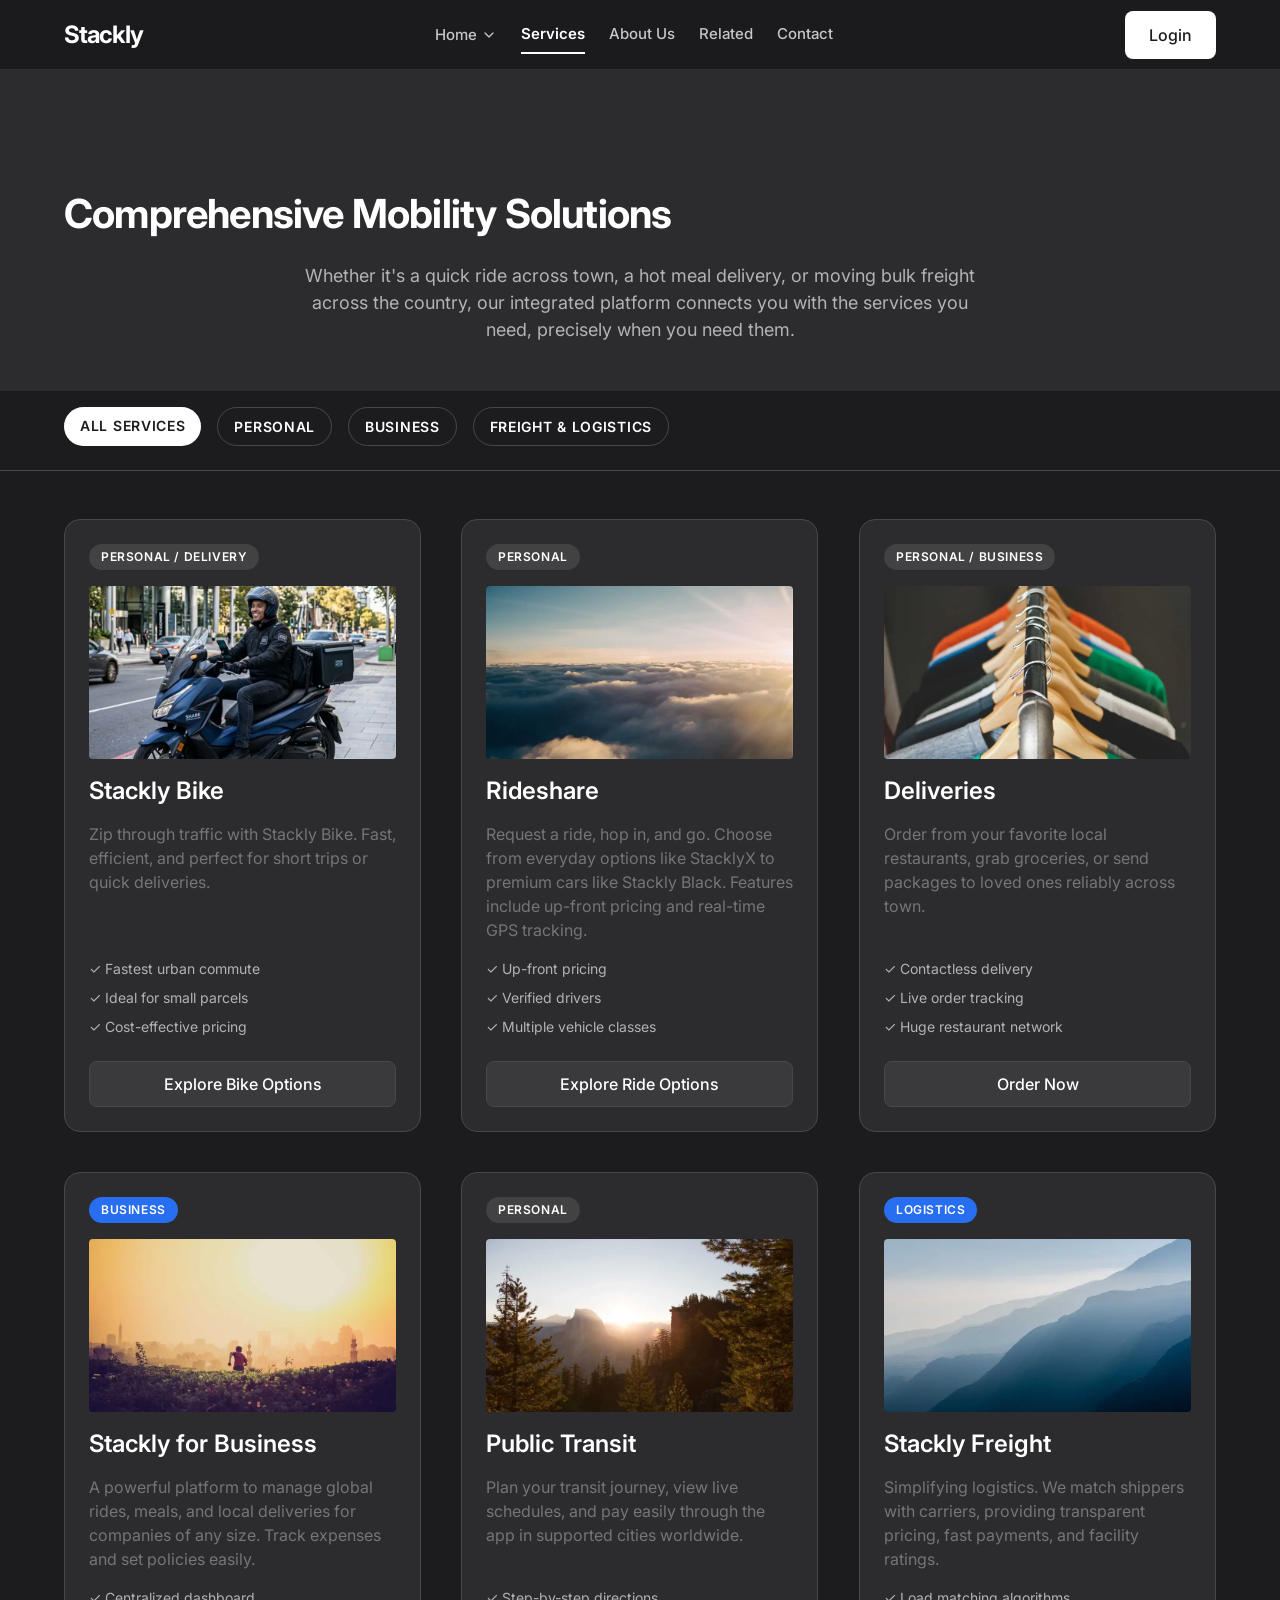
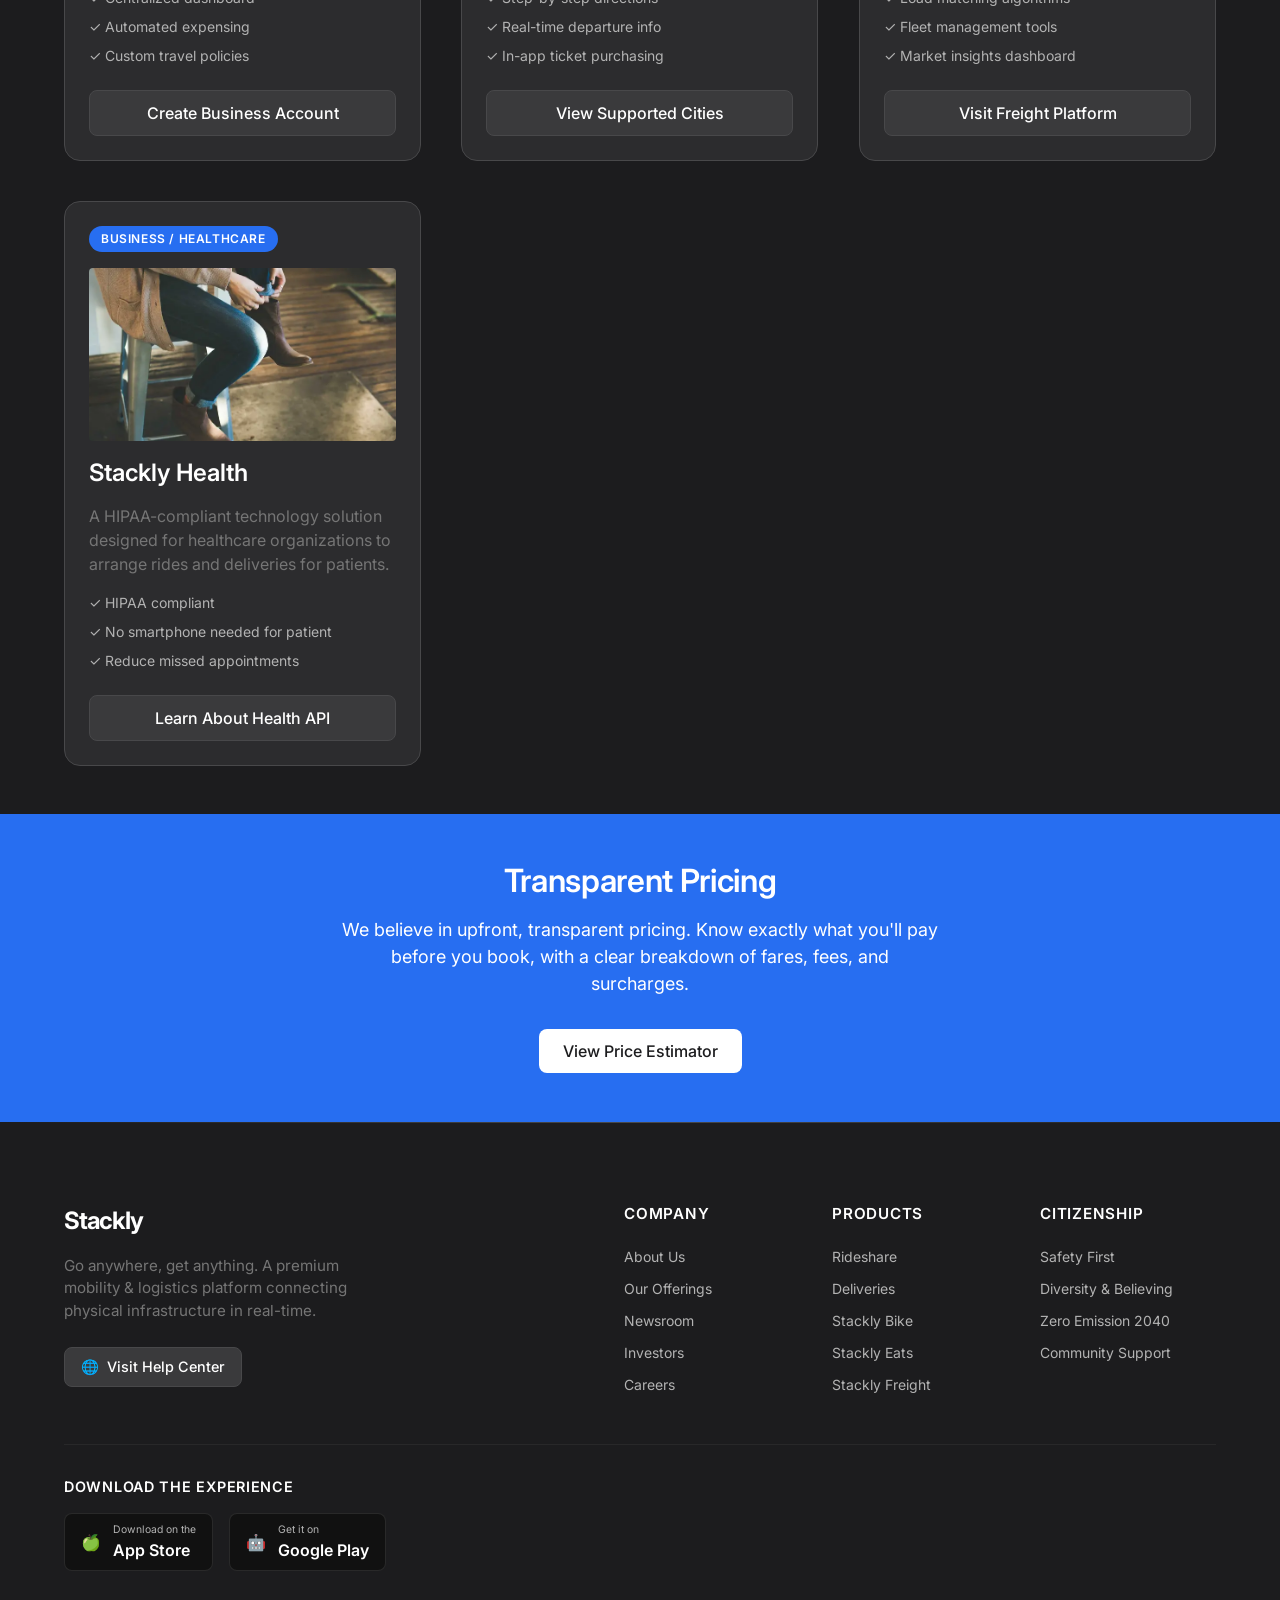
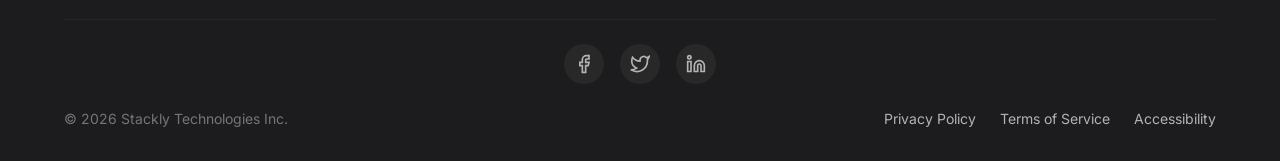
<file: services.html>
<!DOCTYPE html>
<html lang="en">

<head>
    <meta charset="UTF-8">
    <meta name="viewport" content="width=device-width, initial-scale=1.0">
    <title>Services | Stackly</title>
    <link rel="stylesheet" href="style.css">
</head>

<body>
    <!-- Header Navigation -->
    <header class="header">
        <div class="container nav-container">
            <a href="index.html" class="logo">Stackly</a>
            <!-- Desktop Nav -->
            <nav class="nav-menu">
                <div class="dropdown">
                    <button class="nav-link dropdown-btn">Home <svg width="16" height="16" viewBox="0 0 24 24"
                            fill="none" stroke="currentColor" stroke-width="2" stroke-linecap="round"
                            stroke-linejoin="round">
                            <polyline points="6 9 12 15 18 9"></polyline>
                        </svg></button>
                    <div class="dropdown-content">
                        <a href="home2.html">Home 2</a>
                    </div>
                </div>
                <a href="services.html" class="nav-link active">Services</a>
                <a href="about.html" class="nav-link">About Us</a>
                <a href="related.html" class="nav-link">Related</a>
                <a href="contact.html" class="nav-link">Contact</a>
            </nav>
            <div class="nav-actions">
                <a href="login.html" class="btn btn-primary">Login</a>
            </div>
            <!-- Mobile Menu Toggle -->
            <button class="mobile-menu-btn" aria-label="Toggle Navigation">
                <span></span><span></span><span></span>
            </button>
        </div>
    </header>

    <!-- Mobile Menu Overlay -->
    <div class="mobile-menu-overlay">
        <nav class="mobile-nav-list">
            <button class="mobile-dropdown-btn" onclick="this.nextElementSibling.classList.toggle('show')">Home <svg
                    width="20" height="20" viewBox="0 0 24 24" fill="none" stroke="currentColor" stroke-width="2">
                    <polyline points="6 9 12 15 18 9"></polyline>
                </svg></button>
            <div class="mobile-dropdown-content">
                <a href="home2.html">Home 2</a>
            </div>
            <a href="services.html" class="mobile-nav-link">Services</a>
            <a href="about.html" class="mobile-nav-link">About Us</a>
            <a href="related.html" class="mobile-nav-link">Related</a>
            <a href="contact.html" class="mobile-nav-link">Contact</a>
             </nav>
        <div class="mobile-actions">
            <a href="login.html" class="btn btn-primary" style="width: 100%;">Login</a>
        </div>
    </div>

    <!-- Main Content -->
    <main class="main-content">
        <section class="section" style="padding-top: 120px; background-color: var(--color-bg-secondary);">
            <div class="container text-center">
                <h1 class="animate-on-scroll">Comprehensive Mobility Solutions</h1>
                <p class="text-lead animate-on-scroll"
                    style="margin: 24px auto 0 auto; max-width: 700px; text-align: center;">
                    Whether it's a quick ride across town, a hot meal delivery, or moving bulk freight across the
                    country, our integrated platform connects you with the services you need, precisely when you need
                    them.
                </p>
            </div>
        </section>

        <section
            style="background-color: var(--color-bg-primary); padding: 16px 0; border-bottom: 1px solid var(--color-border); position: sticky; top: var(--header-height); z-index: 900;">
            <div class="container flex scroll-hide" style="gap: 16px; overflow-x: auto; white-space: nowrap; padding-bottom: 8px; scrollbar-width: none; -ms-overflow-style: none;">
                <style>.scroll-hide::-webkit-scrollbar { display: none; }</style>
                <a href="404.html" class="badge"
                    style="background-color: var(--color-white); color: var(--color-black); padding: 8px 16px; font-size: 0.875rem; text-decoration: none;">All
                    Services</a>
                <a href="404.html" class="badge"
                    style="background-color: transparent; border: 1px solid var(--color-border); padding: 8px 16px; font-size: 0.875rem; text-decoration: none;">Personal</a>
                <a href="404.html" class="badge"
                    style="background-color: transparent; border: 1px solid var(--color-border); padding: 8px 16px; font-size: 0.875rem; text-decoration: none;">Business</a>
                <a href="404.html" class="badge"
                    style="background-color: transparent; border: 1px solid var(--color-border); padding: 8px 16px; font-size: 0.875rem; text-decoration: none;">Freight
                    &amp; Logistics</a>
            </div>
        </section>

        <section class="section">
            <div class="container">
                <div class="grid" style="grid-template-columns: repeat(auto-fit, minmax(320px, 1fr)); gap: 40px;">
                    <!-- Bike -->
                    <div class="card animate-on-scroll" style="display: flex; flex-direction: column;">
                        <span class="badge" style="align-self: flex-start; margin-bottom: 16px;">Personal /
                            Delivery</span>
                        <div class="card-img-wrapper">
                            <img src="images/bike.webp" alt="Stackly Bike">
                        </div>
                        <h3>Stackly Bike</h3>
                        <p class="text-muted" style="margin: 16px 0; flex-grow: 1;">Zip through traffic with Stackly
                            Bike. Fast, efficient, and perfect for short trips or quick deliveries.</p>
                        <ul style="list-style: none; margin-bottom: 24px; padding: 0;">
                            <li style="margin-bottom: 8px; font-size: 0.875rem; color: var(--color-text-secondary);">✓
                                Fastest urban commute</li>
                            <li style="margin-bottom: 8px; font-size: 0.875rem; color: var(--color-text-secondary);">✓
                                Ideal for small parcels</li>
                            <li style="font-size: 0.875rem; color: var(--color-text-secondary);">✓ Cost-effective
                                pricing</li>
                        </ul>
                        <button class="btn btn-secondary route-404" style="width: 100%;">Explore Bike Options</button>
                    </div>

                    <!-- Ride -->
                    <div class="card animate-on-scroll"
                        style="transition-delay: 0.1s; display: flex; flex-direction: column;">
                        <span class="badge" style="align-self: flex-start; margin-bottom: 16px;">Personal</span>
                        <div class="card-img-wrapper">
                            <img src="images/site_img_6.webp" alt="Stackly Ride">
                        </div>
                        <h3>Rideshare</h3>
                        <p class="text-muted" style="margin: 16px 0; flex-grow: 1;">Request a ride, hop in, and go.
                            Choose from everyday options like StacklyX to premium cars like Stackly Black. Features
                            include
                            up-front pricing and real-time GPS tracking.</p>
                        <ul style="list-style: none; margin-bottom: 24px; padding: 0;">
                            <li style="margin-bottom: 8px; font-size: 0.875rem; color: var(--color-text-secondary);">✓
                                Up-front pricing</li>
                            <li style="margin-bottom: 8px; font-size: 0.875rem; color: var(--color-text-secondary);">✓
                                Verified drivers</li>
                            <li style="font-size: 0.875rem; color: var(--color-text-secondary);">✓ Multiple vehicle
                                classes</li>
                        </ul>
                        <button class="btn btn-secondary route-404" style="width: 100%;">Explore Ride Options</button>
                    </div>

                    <!-- Delivery -->
                    <div class="card animate-on-scroll"
                        style="transition-delay: 0.1s; display: flex; flex-direction: column;">
                        <span class="badge" style="align-self: flex-start; margin-bottom: 16px;">Personal /
                            Business</span>
                        <div class="card-img-wrapper">
                            <img src="images/site_img_9.webp" alt="Stackly Delivery">
                        </div>
                        <h3>Deliveries</h3>
                        <p class="text-muted" style="margin: 16px 0; flex-grow: 1;">Order from your favorite local
                            restaurants, grab groceries, or send packages to loved ones reliably across town.</p>
                        <ul style="list-style: none; margin-bottom: 24px; padding: 0;">
                            <li style="margin-bottom: 8px; font-size: 0.875rem; color: var(--color-text-secondary);">✓
                                Contactless delivery</li>
                            <li style="margin-bottom: 8px; font-size: 0.875rem; color: var(--color-text-secondary);">✓
                                Live order tracking</li>
                            <li style="font-size: 0.875rem; color: var(--color-text-secondary);">✓ Huge restaurant
                                network</li>
                        </ul>
                        <button class="btn btn-secondary route-404" style="width: 100%;">Order Now</button>
                    </div>

                    <!-- Business -->
                    <div class="card animate-on-scroll"
                        style="transition-delay: 0.2s; display: flex; flex-direction: column;">
                        <span class="badge"
                            style="align-self: flex-start; margin-bottom: 16px; background-color: var(--color-accent);">Business</span>
                        <div class="card-img-wrapper">
                            <img src="images/site_img_7.webp" alt="Stackly Business">
                        </div>
                        <h3>Stackly for Business</h3>
                        <p class="text-muted" style="margin: 16px 0; flex-grow: 1;">A powerful platform to manage global
                            rides, meals, and local deliveries for companies of any size. Track expenses and set
                            policies easily.</p>
                        <ul style="list-style: none; margin-bottom: 24px; padding: 0;">
                            <li style="margin-bottom: 8px; font-size: 0.875rem; color: var(--color-text-secondary);">✓
                                Centralized dashboard</li>
                            <li style="margin-bottom: 8px; font-size: 0.875rem; color: var(--color-text-secondary);">✓
                                Automated expensing</li>
                            <li style="font-size: 0.875rem; color: var(--color-text-secondary);">✓ Custom travel
                                policies</li>
                        </ul>
                        <button class="btn btn-secondary route-404" style="width: 100%;">Create Business
                            Account</button>
                    </div>

                    <!-- Transit -->
                    <div class="card animate-on-scroll"
                        style="transition-delay: 0.3s; display: flex; flex-direction: column;">
                        <span class="badge" style="align-self: flex-start; margin-bottom: 16px;">Personal</span>
                        <div class="card-img-wrapper">
                            <img src="images/site_img_8.webp" alt="Stackly Transit">
                        </div>
                        <h3>Public Transit</h3>
                        <p class="text-muted" style="margin: 16px 0; flex-grow: 1;">Plan your transit journey, view live
                            schedules, and pay easily through the app in supported cities worldwide.</p>
                        <ul style="list-style: none; margin-bottom: 24px; padding: 0;">
                            <li style="margin-bottom: 8px; font-size: 0.875rem; color: var(--color-text-secondary);">✓
                                Step-by-step directions</li>
                            <li style="margin-bottom: 8px; font-size: 0.875rem; color: var(--color-text-secondary);">✓
                                Real-time departure info</li>
                            <li style="font-size: 0.875rem; color: var(--color-text-secondary);">✓ In-app ticket
                                purchasing</li>
                        </ul>
                        <button class="btn btn-secondary route-404" style="width: 100%;">View Supported Cities</button>
                    </div>

                    <!-- Freight -->
                    <div class="card animate-on-scroll"
                        style="transition-delay: 0.4s; display: flex; flex-direction: column;">
                        <span class="badge"
                            style="align-self: flex-start; margin-bottom: 16px; background-color: var(--color-accent);">Logistics</span>
                        <div class="card-img-wrapper">
                            <img src="images/site_img_10.webp" alt="Stackly Freight">
                        </div>
                        <h3>Stackly Freight</h3>
                        <p class="text-muted" style="margin: 16px 0; flex-grow: 1;">Simplifying logistics. We match
                            shippers with carriers, providing transparent pricing, fast payments, and facility ratings.
                        </p>
                        <ul style="list-style: none; margin-bottom: 24px; padding: 0;">
                            <li style="margin-bottom: 8px; font-size: 0.875rem; color: var(--color-text-secondary);">✓
                                Load matching algorithms</li>
                            <li style="margin-bottom: 8px; font-size: 0.875rem; color: var(--color-text-secondary);">✓
                                Fleet management tools</li>
                            <li style="font-size: 0.875rem; color: var(--color-text-secondary);">✓ Market insights
                                dashboard</li>
                        </ul>
                        <button class="btn btn-secondary route-404" style="width: 100%;">Visit Freight Platform</button>
                    </div>

                    <!-- Health -->
                    <div class="card animate-on-scroll"
                        style="transition-delay: 0.5s; display: flex; flex-direction: column;">
                        <span class="badge"
                            style="align-self: flex-start; margin-bottom: 16px; background-color: var(--color-accent);">Business
                            / Healthcare</span>
                        <div class="card-img-wrapper">
                            <img src="images/site_img_11.webp" alt="Stackly Health">
                        </div>
                        <h3>Stackly Health</h3>
                        <p class="text-muted" style="margin: 16px 0; flex-grow: 1;">A HIPAA-compliant technology
                            solution designed for healthcare organizations to arrange rides and deliveries for patients.
                        </p>
                        <ul style="list-style: none; margin-bottom: 24px; padding: 0;">
                            <li style="margin-bottom: 8px; font-size: 0.875rem; color: var(--color-text-secondary);">✓
                                HIPAA compliant</li>
                            <li style="margin-bottom: 8px; font-size: 0.875rem; color: var(--color-text-secondary);">✓
                                No smartphone needed for patient</li>
                            <li style="font-size: 0.875rem; color: var(--color-text-secondary);">✓ Reduce missed
                                appointments</li>
                        </ul>
                        <button class="btn btn-secondary route-404" style="width: 100%;">Learn About Health API</button>
                    </div>
                </div>
            </div>
        </section>

        <!-- Pricing Transparency Banner -->
        <section class="section"
            style="background-color: var(--color-accent); color: var(--color-white); text-align: center;">
            <div class="container animate-on-scroll">
                <h2 style="color: var(--color-white); margin-bottom: 16px;">Transparent Pricing</h2>
                <p style="max-width: 600px; margin: 0 auto 32px auto; font-size: 1.125rem;">We believe in upfront,
                    transparent pricing. Know exactly what you'll pay before you book, with a clear breakdown of fares,
                    fees, and surcharges.</p>
                <button class="btn btn-primary route-404">View Price Estimator</button>
            </div>
        </section>

    </main>

    <footer class="footer">
        <div class="footer-top-accent"></div>
        <div class="container">
            <div class="footer-grid">
                <div class="footer-brand-col">
                    <a href="index.html" class="logo" style="margin-bottom: 16px; display: inline-flex;">Stackly</a>
                    <p class="text-muted" style="margin-bottom: 24px; font-size: 0.95rem;">Go anywhere, get anything. A premium mobility & logistics platform connecting physical infrastructure in real-time.</p>
                    <a href="404.html" class="btn btn-secondary btn-small" style="display: inline-flex; align-items: center; gap: 8px;">
                        <span>🌐</span> Visit Help Center
                    </a>
                </div>

                <div>
                    <h4 class="footer-heading" style="color: var(--color-text-primary); font-size: 0.95rem; font-weight: 600; text-transform: uppercase; letter-spacing: 0.05em; margin-bottom: 20px;">Company</h4>
                    <ul class="footer-links">
                        <li><a href="about.html" class="footer-link">About Us</a></li>
                        <li><a href="services.html" class="footer-link">Our Offerings</a></li>
                        <li><a href="related.html" class="footer-link">Newsroom</a></li>
                        <li><a href="404.html" class="footer-link">Investors</a></li>
                        <li><a href="404.html" class="footer-link">Careers</a></li>
                    </ul>
                </div>

                <div>
                    <h4 class="footer-heading" style="color: var(--color-text-primary); font-size: 0.95rem; font-weight: 600; text-transform: uppercase; letter-spacing: 0.05em; margin-bottom: 20px;">Products</h4>
                    <ul class="footer-links">
                        <li><a href="services.html" class="footer-link">Rideshare</a></li>
                        <li><a href="404.html" class="footer-link">Deliveries</a></li>
                        <li><a href="services.html" class="footer-link">Stackly Bike</a></li>
                        <li><a href="404.html" class="footer-link">Stackly Eats</a></li>
                        <li><a href="services.html" class="footer-link">Stackly Freight</a></li>
                    </ul>
                </div>

                <div>
                    <h4 class="footer-heading" style="color: var(--color-text-primary); font-size: 0.95rem; font-weight: 600; text-transform: uppercase; letter-spacing: 0.05em; margin-bottom: 20px;">Citizenship</h4>
                    <ul class="footer-links">
                        <li><a href="404.html" class="footer-link">Safety First</a></li>
                        <li><a href="404.html" class="footer-link">Diversity & Believing</a></li>
                        <li><a href="404.html" class="footer-link">Zero Emission 2040</a></li>
                        <li><a href="404.html" class="footer-link">Community Support</a></li>
                    </ul>
                </div>
            </div>

            <!-- App Store Badges in Footer -->
            <div class="footer-app-downloads">
                <h4 style="color: var(--color-text-primary); font-size: 0.9rem; font-weight: 600; text-transform: uppercase; letter-spacing: 0.05em;">Download the experience</h4>
                <div class="app-badges">
                    <a href="404.html" class="app-badge-btn">
                        <span>🍏</span>
                        <div class="badge-text">
                            <span>Download on the</span>
                            <strong>App Store</strong>
                        </div>
                    </a>
                    <a href="404.html" class="app-badge-btn">
                        <span>🤖</span>
                        <div class="badge-text">
                            <span>Get it on</span>
                            <strong>Google Play</strong>
                        </div>
                    </a>
                </div>
            </div>

            <div class="footer-bottom" style="margin-top: 48px; padding-top: 24px; border-top: 1px solid rgba(255,255,255,0.05); display: flex; flex-direction: column; gap: 24px;">
                <div class="social-links-container">
                    <a href="404.html" class="social-icon-btn" aria-label="Facebook">
                        <svg width="20" height="20" viewBox="0 0 24 24" fill="none" stroke="currentColor" stroke-width="2">
                            <path d="M18 2h-3a5 5 0 0 0-5 5v3H7v4h3v8h4v-8h3l1-4h-4V7a1 1 0 0 1 1-1h3z"></path>
                        </svg>
                    </a>
                    <a href="404.html" class="social-icon-btn" aria-label="Twitter">
                        <svg width="20" height="20" viewBox="0 0 24 24" fill="none" stroke="currentColor" stroke-width="2">
                            <path d="M23 3a10.9 10.9 0 0 1-3.14 1.53 4.48 4.48 0 0 0-7.86 3v1A10.66 10.66 0 0 1 3 4s-4 9 5 13a11.64 11.64 0 0 1-7 2c9 5 20 0 20-11.5a4.5 4.5 0 0 0-.08-.83A7.72 7.72 0 0 0 23 3z"></path>
                        </svg>
                    </a>
                    <a href="404.html" class="social-icon-btn" aria-label="LinkedIn">
                        <svg width="20" height="20" viewBox="0 0 24 24" fill="none" stroke="currentColor" stroke-width="2">
                            <path d="M16 8a6 6 0 0 1 6 6v7h-4v-7a2 2 0 0 0-2-2 2 2 0 0 0-2 2v7h-4v-7a6 6 0 0 1 6-6zM2 9h4v12H2z"></path>
                            <circle cx="4" cy="4" r="2"></circle>
                        </svg>
                    </a>
                </div>

                <div class="footer-legal" style="display: flex; justify-content: space-between; align-items: center; width: 100%; flex-wrap: wrap; gap: 16px;">
                    <p class="copyright">&copy; 2026 Stackly Technologies Inc.</p>
                    <div class="legal-links" style="display: flex; gap: 24px;">
                        <a href="404.html" class="footer-link">Privacy Policy</a>
                        <a href="404.html" class="footer-link">Terms of Service</a>
                        <a href="404.html" class="footer-link">Accessibility</a>
                    </div>
                </div>
            </div>
        </div>
    </footer>
    <script src="script.js"></script>
</body>

</html>
</file>
<file: style.css>
@import url('https://fonts.googleapis.com/css2?family=Inter:wght@300;400;500;600;700&display=swap');

:root {
    /* Colors - Premium Dark Theme Default with Light Theme Accents */
    --color-bg-primary: #1c1c1e;
    --color-bg-secondary: #2c2c2e;
    --color-bg-tertiary: #3a3a3c;

    --color-text-primary: #ffffff;
    --color-text-secondary: #b3b3b3;
    --color-text-muted: #757575;

    --color-accent: #276ef1;
    --color-accent-hover: #1e5adb;
    --color-white: #ffffff;
    --color-black: #1c1c1e;

    --color-border: #48484a;
    --color-border-light: rgba(255, 255, 255, 0.1);

    /* Typography */
    --font-family-base: 'Inter', -apple-system, BlinkMacSystemFont, "Segoe UI", Roboto, Helvetica, Arial, sans-serif;

    /* Layout */
    --max-width: 1200px;
    --header-height: 70px;
    --spacing-xs: 4px;
    --spacing-sm: 8px;
    --spacing-md: 16px;
    --spacing-lg: 24px;
    --spacing-xl: 32px;
    --spacing-xxl: 48px;

    /* Components */
    --border-radius-sm: 4px;
    --border-radius-md: 8px;
    --border-radius-lg: 16px;
    --border-radius-pill: 9999px;

    /* Shadows & Glass */
    --shadow-sm: 0 1px 2px rgba(0, 0, 0, 0.1);
    --shadow-md: 0 4px 6px -1px rgba(0, 0, 0, 0.1), 0 2px 4px -1px rgba(0, 0, 0, 0.06);
    --shadow-lg: 0 10px 15px -3px rgba(0, 0, 0, 0.1), 0 4px 6px -2px rgba(0, 0, 0, 0.05);

    --glass-bg: rgba(31, 31, 31, 0.6);
    --glass-border: rgba(255, 255, 255, 0.08);

    /* Transitions */
    --transition-fast: 0.15s ease-in-out;
    --transition-normal: 0.3s cubic-bezier(0.4, 0, 0.2, 1);
    --transition-slow: 0.5s cubic-bezier(0.4, 0, 0.2, 1);
}

/* =========================================
   RESET & BASE 
   ========================================= */
*,
*::before,
*::after {
    box-sizing: border-box;
    margin: 0;
    padding: 0;
}

html {
    font-size: 16px;
    scroll-behavior: smooth;
}

body {
    font-family: var(--font-family-base);
    background-color: var(--color-bg-primary);
    color: var(--color-text-primary);
    line-height: 1.5;
    -webkit-font-smoothing: antialiased;
    -moz-osx-font-smoothing: grayscale;
    overflow-x: hidden;
    min-width: 320px;
    /* Base mobile requirement */
    min-height: 100vh;
    display: flex;
    flex-direction: column;
}

/* Hide scrollbar for a cleaner look while maintaining functionality */
::-webkit-scrollbar {
    width: 8px;
}

::-webkit-scrollbar-track {
    background: var(--color-bg-primary);
}

::-webkit-scrollbar-thumb {
    background: var(--color-border);
    border-radius: 4px;
}

::-webkit-scrollbar-thumb:hover {
    background: var(--color-text-muted);
}

a {
    color: inherit;
    text-decoration: none;
    transition: color var(--transition-fast);
}

ul,
ol {
    list-style: none;
}

img,
video {
    max-width: 100%;
    height: auto;
    display: block;
}

button {
    cursor: pointer;
    font-family: inherit;
    border: none;
    background: none;
}

/* Typography Classes */
h1,
.h1 {
    font-size: 2.5rem;
    font-weight: 700;
    line-height: 1.2;
    letter-spacing: -0.02em;
}

h2,
.h2 {
    font-size: 2rem;
    font-weight: 600;
    line-height: 1.2;
    letter-spacing: -0.01em;
}

h3,
.h3 {
    font-size: 1.5rem;
    font-weight: 600;
    line-height: 1.3;
}

h4,
.h4 {
    font-size: 1.25rem;
    font-weight: 500;
    line-height: 1.4;
}

.text-lead {
    font-size: 1.125rem;
    color: var(--color-text-secondary);
}

.text-small {
    font-size: 0.875rem;
    color: var(--color-text-secondary);
}

.text-muted {
    color: var(--color-text-muted);
}

/* =========================================
   LAYOUT UTILITIES
   ========================================= */
.container {
    width: 100%;
    max-width: var(--max-width);
    margin-left: auto;
    margin-right: auto;
    padding-left: var(--spacing-md);
    padding-right: var(--spacing-md);
}

@media (min-width: 768px) {
    .container {
        padding-left: var(--spacing-lg);
        padding-right: var(--spacing-lg);
    }
}

.section {
    padding-top: var(--spacing-xxl);
    padding-bottom: var(--spacing-xxl);
}

.main-content {
    flex: 1 0 auto;
    padding-top: var(--header-height);
    /* Offset for fixed header */
}

/* Flex & Grid Gradients */
.grid {
    display: grid;
    gap: var(--spacing-lg);
}

.flex {
    display: flex;
}

.flex-col {
    flex-direction: column;
}

.items-center {
    align-items: center;
}

.justify-between {
    justify-content: space-between;
}

.justify-center {
    justify-content: center;
}

/* =========================================
   COMPONENTS
   ========================================= */

/* Buttons */
.btn {
    display: inline-flex;
    align-items: center;
    justify-content: center;
    padding: 12px 24px;
    font-size: 1rem;
    font-weight: 500;
    border-radius: var(--border-radius-md);
    transition: all var(--transition-fast);
    text-align: center;
}

.btn-primary {
    background-color: var(--color-white);
    color: var(--color-black);
}

.btn-primary:hover {
    background-color: var(--color-text-secondary);
    transform: translateY(-1px);
}

.btn-secondary {
    background-color: var(--color-bg-tertiary);
    color: var(--color-text-primary);
    border: 1px solid var(--color-border);
}

.btn-secondary:hover {
    background-color: var(--color-border);
}

.btn-accent {
    background-color: var(--color-accent);
    color: var(--color-white);
}

.btn-accent:hover {
    background-color: var(--color-accent-hover);
}

.btn-icon {
    width: 40px;
    height: 40px;
    border-radius: 50%;
    padding: 0;
    display: flex;
    align-items: center;
    justify-content: center;
    background-color: var(--color-bg-tertiary);
    color: var(--color-text-primary);
    transition: background-color var(--transition-fast);
}

.btn-icon:hover {
    background-color: var(--color-border);
}

/* Badges / Pill */
.badge {
    display: inline-block;
    padding: 4px 12px;
    border-radius: var(--border-radius-pill);
    font-size: 0.75rem;
    font-weight: 600;
    text-transform: uppercase;
    letter-spacing: 0.05em;
    background-color: rgba(255, 255, 255, 0.1);
    color: var(--color-white);
}

/* Cards */
.card {
    background-color: var(--color-bg-secondary);
    border: 1px solid var(--color-border);
    border-radius: var(--border-radius-lg);
    padding: var(--spacing-lg);
    transition: transform var(--transition-normal), box-shadow var(--transition-normal);
}

.card:hover {
    transform: translateY(-4px);
    box-shadow: 0 10px 30px rgba(0, 0, 0, 0.5);
    border-color: rgba(255, 255, 255, 0.2);
}

.card-img-wrapper {
    border-radius: var(--border-radius-sm);
    overflow: hidden;
    margin-bottom: var(--spacing-md);
    position: relative;
    aspect-ratio: 16/9;
}

.card-img-wrapper img {
    width: 100%;
    height: 100%;
    object-fit: cover;
    transition: transform var(--transition-slow);
}

.card:hover .card-img-wrapper img {
    transform: scale(1.05);
}

/* Form Elements */
.form-group {
    margin-bottom: var(--spacing-md);
    position: relative;
}

.form-label {
    display: block;
    margin-bottom: var(--spacing-xs);
    font-size: 0.875rem;
    color: var(--color-text-secondary);
    font-weight: 500;
}

.form-control {
    width: 100%;
    padding: 14px 16px;
    background-color: var(--color-bg-tertiary);
    border: 1px solid var(--color-border);
    color: var(--color-text-primary);
    border-radius: var(--border-radius-md);
    font-size: 1rem;
    font-family: inherit;
    transition: border-color var(--transition-fast), box-shadow var(--transition-fast);
}

.form-control:focus {
    outline: none;
    border-color: var(--color-text-secondary);
    box-shadow: 0 0 0 2px rgba(255, 255, 255, 0.1);
}

.form-control::placeholder {
    color: var(--color-text-muted);
}

/* =========================================
   HEADER & NAVIGATION
   ========================================= */
.header {
    position: fixed;
    top: 0;
    left: 0;
    width: 100%;
    height: var(--header-height);
    background: rgba(28, 28, 30, 0.85);
    backdrop-filter: blur(20px);
    -webkit-backdrop-filter: blur(20px);
    border-bottom: 1px solid var(--color-border-light);
    z-index: 1000;
    display: flex;
    align-items: center;
    transition: transform var(--transition-normal), background-color var(--transition-normal);
}

.header .logo {
    color: var(--color-text-primary);
    display: flex;
    align-items: center;
}

.header-logo {
    height: 32px;
    width: auto;
    filter: brightness(0) invert(1);
    transition: filter var(--transition-normal);
}

.header.scrolled-up {
    transform: translateY(0);
    background-color: rgba(28, 28, 30, 0.95);
    box-shadow: var(--shadow-sm);
    border-bottom: 1px solid var(--color-border);
}

.nav-container {
    display: flex;
    justify-content: space-between;
    align-items: center;
    width: 100%;
    height: 100%;
}

.logo {
    font-size: 1.5rem;
    font-weight: 700;
    letter-spacing: -0.05em;
    display: flex;
    align-items: center;
    gap: 8px;
    color: var(--color-text-primary);
}

/* Desktop Nav */
.nav-menu {
    display: none;
}

@media (min-width: 1024px) {
    .nav-menu {
        display: flex;
        align-items: center;
        gap: var(--spacing-lg);
    }
}

.nav-link.active {
    font-weight: 600;
}

/* Dropdown Styles */
.dropdown {
    position: relative;
    display: inline-block;
}

.dropdown-btn {
    background: transparent;
    border: none;
    font-size: 1rem;
    cursor: pointer;
    display: flex;
    align-items: center;
    gap: 4px;
    color: var(--color-text-primary);
    opacity: 0.75;
    transition: opacity var(--transition-fast);
}

.dropdown-btn:hover {
    opacity: 1;
}

.dropdown-content {
    display: none;
    position: absolute;
    background-color: var(--color-bg-secondary);
    min-width: 160px;
    box-shadow: var(--shadow-md);
    border-radius: var(--border-radius-md);
    border: 1px solid var(--color-border);
    z-index: 1000;
    top: 100%;
    left: 0;
    padding: 8px 0;
    opacity: 0;
    transform: translateY(10px);
    transition: opacity var(--transition-bounce), transform var(--transition-bounce);
}

.dropdown-content a {
    color: var(--color-text-primary);
    padding: 12px 16px;
    text-decoration: none;
    display: block;
    font-size: 0.875rem;
    transition: background-color var(--transition-fast);
}

.dropdown-content a:hover {
    background-color: var(--color-bg-tertiary);
}

/* Show dropdown on hover (desktop) */
@media (min-width: 769px) {
    .dropdown:hover .dropdown-content {
        display: block;
        opacity: 1;
        transform: translateY(0);
    }
}

/* Mobile Nav Dropdown */
.mobile-dropdown-btn {
    display: flex;
    justify-content: space-between;
    align-items: center;
    width: 100%;
    background: transparent;
    border: none;
    color: var(--color-black);
    font-size: 1.5rem;
    font-weight: 600;
    text-align: left;
    margin-bottom: 24px;
    cursor: pointer;
}

.mobile-dropdown-content {
    display: none;
    flex-direction: column;
    padding-left: 16px;
    margin-bottom: 24px;
    border-left: 2px solid var(--color-border);
}

.mobile-dropdown-content a {
    color: var(--color-text-muted);
    font-size: 1.125rem;
    margin-bottom: 16px;
    text-decoration: none;
    display: block;
}

.mobile-dropdown-content.show {
    display: flex;
}

.nav-link {
    font-weight: 500;
    font-size: 0.9375rem;
    color: var(--color-text-primary);
    position: relative;
    padding: 8px 0;
    opacity: 0.75;
    transition: opacity var(--transition-fast);
}

.nav-link:hover,
.nav-link.active {
    opacity: 1;
}

.nav-link::after {
    content: '';
    position: absolute;
    bottom: 0;
    left: 0;
    width: 0;
    height: 2px;
    background-color: var(--color-text-primary);
    transition: width var(--transition-normal);
}

.nav-link:hover::after,
.nav-link.active::after {
    width: 100%;
}

.nav-actions {
    display: none;
}

@media (min-width: 1024px) {
    .nav-actions {
        display: flex;
        align-items: center;
        gap: var(--spacing-md);
    }
}

/* Mobile Nav Toggle */
.mobile-menu-btn {
    display: flex;
    flex-direction: column;
    justify-content: space-between;
    width: 24px;
    height: 18px;
    background: transparent;
    border: none;
    cursor: pointer;
    z-index: 1002;
}

@media (min-width: 1024px) {
    .mobile-menu-btn {
        display: none;
    }
}

.mobile-menu-btn span {
    display: block;
    width: 100%;
    height: 2px;
    background-color: var(--color-text-primary);
    border-radius: 2px;
    transition: transform var(--transition-normal), opacity var(--transition-fast);
    transform-origin: left center;
}

.mobile-menu-btn.open span:nth-child(1) {
    transform: rotate(45deg);
}

.mobile-menu-btn.open span:nth-child(2) {
    opacity: 0;
}

.mobile-menu-btn.open span:nth-child(3) {
    transform: rotate(-45deg);
}

/* Mobile Menu Overlay */
.mobile-menu-overlay {
    position: fixed;
    top: 0;
    left: 0;
    width: 100vw;
    height: 100vh;
    background-color: var(--color-bg-primary);
    z-index: 1001;
    display: flex;
    flex-direction: column;
    padding: calc(var(--header-height) + var(--spacing-lg)) var(--spacing-lg) calc(var(--spacing-xxl) + 20px);
    transform: translateX(100%);
    transition: transform var(--transition-normal);
    overflow-y: auto;
}

.mobile-menu-overlay.open {
    transform: translateX(0);
}

.mobile-nav-list {
    display: flex;
    flex-direction: column;
    gap: var(--spacing-lg);
    margin-bottom: var(--spacing-xxl);
}

.mobile-nav-link {
    font-size: 2rem;
    font-weight: 600;
    letter-spacing: -0.02em;
    color: var(--color-text-primary);
}

.mobile-actions {
    display: flex;
    flex-direction: column;
    gap: var(--spacing-md);
    margin-top: auto;
    padding-bottom: 24px;
}

/* Login button must be visible on the mobile overlay */
.mobile-actions .btn-primary {
    background-color: var(--color-text-primary);
    color: var(--color-bg-primary);
    border: none;
}

.mobile-actions .btn-primary:hover {
    background-color: #222222;
}

/* =========================================
   FOOTER
   ========================================= */
.footer {
    background-color: var(--color-bg-primary);
    border-top: none;
    padding: 0;
    position: relative;
    overflow: hidden;
    margin-top: auto;
}

.footer-grid {
    display: grid;
    grid-template-columns: 1fr;
    gap: var(--spacing-xl);
}

@media (min-width: 768px) {
    .footer-grid {
        grid-template-columns: 2fr 1fr 1fr;
    }
}

@media (min-width: 1024px) {
    .footer-grid {
        grid-template-columns: 3fr 1fr 1fr 1fr;
    }
}

.footer-brand {
    margin-bottom: var(--spacing-md);
}

.footer-logo {
    font-size: 1.5rem;
    font-weight: 700;
    margin-bottom: var(--spacing-md);
    display: block;
}

.social-links {
    display: flex;
    gap: var(--spacing-md);
    margin-top: var(--spacing-md);
}

.social-link {
    color: var(--color-text-secondary);
    font-size: 1.25rem;
}

.social-link:hover {
    color: var(--color-white);
}

.footer-heading {
    font-size: 1rem;
    font-weight: 600;
    margin-bottom: var(--spacing-md);
}

.footer-links {
    display: flex;
    flex-direction: column;
    gap: var(--spacing-sm);
}

.footer-link {
    color: var(--color-text-secondary);
    font-size: 0.875rem;
}

.footer-link:hover {
    color: var(--color-white);
    text-decoration: underline;
}

.footer-bottom {
    display: flex;
    flex-direction: column;
    align-items: center;
    gap: var(--spacing-md);
    padding-top: var(--spacing-xl);
    margin-top: var(--spacing-xl);
    border-top: 1px solid var(--color-border);
    font-size: 0.875rem;
    color: var(--color-text-muted);
}

@media (min-width: 768px) {
    .footer-bottom {
        flex-direction: row;
        justify-content: space-between;
    }
}

/* =========================================
   START SCREEN ANIMATION
   ========================================= */
.start-screen {
    position: fixed;
    top: 0;
    left: 0;
    width: 100vw;
    height: 100vh;
    background-color: var(--color-white);
    z-index: 9999;
    display: flex;
    justify-content: center;
    align-items: center;
    flex-direction: column;
    transition: opacity 0.6s cubic-bezier(0.8, 0, 0.2, 1), visibility 0.6s;
}

.start-screen.hidden {
    opacity: 0;
    visibility: hidden;
    pointer-events: none;
}

.start-logo {
    font-size: 3rem;
    font-weight: 700;
    letter-spacing: -0.05em;
    color: var(--color-black);
    display: flex;
    align-items: center;
    gap: 12px;
    opacity: 0;
    animation: revealUp 0.8s 0.2s cubic-bezier(0.2, 0.8, 0.2, 1) forwards;
}

.start-logo-icon {
    width: 48px;
    height: 48px;
    background: var(--color-white);
    color: var(--color-black);
    border-radius: 50%;
    display: flex;
    justify-content: center;
    align-items: center;
    font-size: 1.5rem;
    transform: scale(0);
    animation: scaleIn 0.6s 0.6s cubic-bezier(0.34, 1.56, 0.64, 1) forwards;
}

.start-loader {
    margin-top: 32px;
    width: 150px;
    height: 2px;
    background-color: rgba(0, 0, 0, 0.15);
    border-radius: 2px;
    overflow: hidden;
    position: relative;
    opacity: 0;
    animation: fadeIn 0.4s 1s forwards;
}

.start-loader-bar {
    position: absolute;
    top: 0;
    left: 0;
    height: 100%;
    width: 0%;
    background-color: var(--color-black);
    animation: loadProgress 1.5s 1.2s cubic-bezier(0.8, 0, 0.2, 1) forwards;
}

/* =========================================
   START SCREEN - MOBILE 320px FIX
   ========================================= */
@media (max-width: 480px) {
    .start-logo {
        font-size: 2rem;
        gap: 8px;
    }

    .start-loader {
        width: 120px;
    }
}

/* =========================================
   SCROLL ANIMATIONS (Intersection Observer)
   ========================================= */
.animate-on-scroll {
    opacity: 0;
    transform: translateY(30px);
    transition: opacity 0.8s cubic-bezier(0.2, 0.8, 0.2, 1),
        transform 0.8s cubic-bezier(0.2, 0.8, 0.2, 1);
    will-change: opacity, transform;
}

.animate-on-scroll.is-visible {
    opacity: 1;
    transform: translateY(0);
}

/* Base Keyframes */
@keyframes revealUp {
    0% {
        opacity: 0;
        transform: translateY(20px);
    }

    100% {
        opacity: 1;
        transform: translateY(0);
    }
}

@keyframes scaleIn {
    0% {
        transform: scale(0);
    }

    100% {
        transform: scale(1);
    }
}

@keyframes fadeIn {
    0% {
        opacity: 0;
    }

    100% {
        opacity: 1;
    }
}

@keyframes loadProgress {
    0% {
        width: 0%;
    }

    100% {
        width: 100%;
    }
}

/* =========================================
   PREMIUM REDESIGN ADDITIONS
   ========================================= */

/* Hero Section */
.hero-section {
    position: relative;
    padding-top: 140px;
    min-height: 85vh;
    display: flex;
    align-items: center;
    background-image: url('images/bg_auto.webp');
    background-size: cover;
    background-position: center;
    overflow: hidden;
}

.hero-bg-overlay {
    position: absolute;
    inset: 0;
    background: linear-gradient(135deg, rgba(0,0,0,0.9) 0%, rgba(0,0,0,0.6) 50%, rgba(0,0,0,0.2) 100%);
    z-index: 0;
}

.hero-container {
    position: relative;
    z-index: 1;
    width: 100%;
}

.glass-card {
    background: rgba(18, 18, 18, 0.65);
    backdrop-filter: blur(16px);
    -webkit-backdrop-filter: blur(16px);
    border: 1px solid rgba(255, 255, 255, 0.1);
    border-radius: var(--border-radius-lg);
    padding: var(--spacing-xl);
    max-width: 650px;
    box-shadow: 0 25px 50px -12px rgba(0, 0, 0, 0.5);
}

.hero-title {
    font-size: clamp(2.5rem, 6vw, 4.5rem);
    line-height: 1.1;
    font-weight: 700;
    margin-bottom: var(--spacing-md);
    letter-spacing: -0.03em;
}

.text-gradient {
    background: linear-gradient(90deg, #fff 0%, #a5c3fa 100%);
    -webkit-background-clip: text;
    -webkit-text-fill-color: transparent;
    background-clip: text;
}

.hero-subtitle {
    font-size: clamp(1rem, 3vw, 1.25rem);
    color: var(--color-text-secondary);
    margin-bottom: var(--spacing-xl);
    max-width: 90%;
    line-height: 1.6;
}

.hero-actions {
    display: flex;
    gap: var(--spacing-md);
    flex-wrap: wrap;
}

.btn-large {
    padding: 16px 28px;
    font-size: 1.1rem;
    flex: 1 1 200px;
}

/* Feature Sections */
.feature-section {
    position: relative;
}

.feature-section.alt-bg {
    background-color: var(--color-bg-tertiary);
}

.premium-feature-card {
    background: linear-gradient(145deg, var(--color-bg-tertiary) 0%, #2c2c2e 100%);
    border: 1px solid rgba(255,255,255,0.05);
    border-radius: var(--border-radius-lg);
    padding: var(--spacing-xxl);
    box-shadow: 0 20px 40px rgba(0,0,0,0.4);
    position: relative;
    overflow: hidden;
}

.premium-feature-card::before {
    content: '';
    position: absolute;
    top: 0; left: 0; right: 0;
    height: 2px;
    background: linear-gradient(90deg, transparent, var(--color-accent), transparent);
    opacity: 0.5;
}

.feature-list {
    margin-top: var(--spacing-xl);
    display: flex;
    flex-direction: column;
    gap: var(--spacing-md);
}

.feature-list li {
    display: flex;
    align-items: center;
    gap: var(--spacing-md);
    font-size: 1.1rem;
    font-weight: 500;
}

.icon-circle {
    width: 40px;
    height: 40px;
    border-radius: 50%;
    background: rgba(39, 110, 241, 0.1);
    color: var(--color-accent);
    display: flex;
    align-items: center;
    justify-content: center;
}

.inline-link {
    display: inline-block;
    margin-left: var(--spacing-lg);
    color: var(--color-text-secondary);
    font-weight: 500;
}

.inline-link:hover {
    color: var(--color-white);
}

/* Grid Layouts */
.split-grid {
    grid-template-columns: 1fr;
    gap: 48px;
}

@media (min-width: 992px) {
    .split-grid {
        grid-template-columns: 1fr 1fr;
        gap: 80px;
    }
}

.shadow-premium {
    box-shadow: 0 25px 50px -12px rgba(0,0,0,0.5);
    transition: transform 0.3s ease;
}

.shadow-premium:hover {
    transform: translateY(-5px);
}

.rounded-lg {
    border-radius: var(--border-radius-lg);
}

.w-full {
    width: 100%;
}

.object-cover {
    object-fit: cover;
}

.image-wrapper {
    position: relative;
    border-radius: var(--border-radius-lg);
    overflow: hidden;
}

.image-wrapper::after {
    content: '';
    position: absolute;
    inset: 0;
    border: 1px solid rgba(255,255,255,0.1);
    border-radius: var(--border-radius-lg);
    pointer-events: none;
}

/* Feature Grid */
.feature-grid {
    display: grid;
    gap: var(--spacing-xl);
}

.feature-item {
    display: flex;
    gap: var(--spacing-md);
}

.feature-icon-sm {
    flex-shrink: 0;
    width: 48px; height: 48px;
    border-radius: 12px;
    background: var(--color-bg-tertiary);
    display: flex;
    align-items: center;
    justify-content: center;
    color: var(--color-white);
    border: 1px solid rgba(255,255,255,0.05);
}

.feature-text h4 {
    margin-bottom: 4px;
}

.btn-outline {
    background: transparent;
    border: 1px solid var(--color-border);
    color: var(--color-white);
    padding: 12px 24px;
    border-radius: var(--border-radius-md);
    font-weight: 500;
    transition: all 0.2s;
    display: inline-flex;
    align-items: center;
    justify-content: center;
}

.btn-outline:hover {
    border-color: var(--color-white);
    background: rgba(255,255,255,0.05);
}

.btn-full {
    width: 100%;
}

.btn-small {
    padding: 8px 16px;
    font-size: 0.9rem;
}

/* App Download section */
.app-cards-grid {
    grid-template-columns: repeat(auto-fit, minmax(300px, 1fr));
    gap: var(--spacing-lg);
    max-width: 900px;
    margin: 0 auto;
}

.app-card {
    display: flex;
    align-items: center;
    padding: var(--spacing-lg);
    background: var(--color-bg-secondary);
    border: 1px solid var(--color-border);
    border-radius: var(--border-radius-lg);
    transition: all 0.3s ease;
    text-align: left;
}

.app-card:hover {
    transform: translateY(-5px);
    border-color: rgba(255,255,255,0.2);
    box-shadow: 0 20px 40px rgba(0,0,0,0.3);
}

.app-icon {
    width: 72px; height: 72px;
    border-radius: 16px;
    display: flex; align-items: center; justify-content: center;
    font-weight: 700; font-size: 1.25rem;
    color: var(--color-white);
    margin-right: var(--spacing-lg);
    flex-shrink: 0;
}

.black-bg { background: #1c1c1e; border: 1px solid rgba(255,255,255,0.1); }
.green-bg { background: #06C167; }

.app-info h3 {
    margin-bottom: 8px;
    font-size: 1.1rem;
}

.app-link {
    color: var(--color-accent);
    font-weight: 600;
    font-size: 0.9rem;
}

/* Offerings section */
.offerings-grid {
    grid-template-columns: repeat(auto-fit, minmax(300px, 1fr));
    gap: var(--spacing-lg);
}

.offering-card {
    display: flex;
    flex-direction: column;
    padding: var(--spacing-xl);
    background: var(--color-bg-secondary);
    border: 1px solid transparent;
    transition: all 0.3s ease;
    border-radius: var(--border-radius-lg);
}

.offering-card:hover {
    background: var(--color-bg-tertiary);
    border-color: rgba(255,255,255,0.1);
    transform: translateY(-5px);
}

.offering-header {
    display: flex;
    justify-content: space-between;
    align-items: center;
    margin-bottom: var(--spacing-lg);
}

.offering-icon {
    width: 48px; height: 48px;
    background: rgba(255,255,255,0.05);
    border-radius: 12px;
    display: flex; align-items: center; justify-content: center;
}

.offering-desc {
    margin-bottom: var(--spacing-xl);
    flex-grow: 1;
    line-height: 1.6;
}

/* Glow Backgrounds */
.glow-bg {
    position: absolute;
    width: 600px; height: 600px;
    background: radial-gradient(circle, rgba(255,255,255,0.03) 0%, rgba(255,255,255,0) 70%);
    border-radius: 50%;
    pointer-events: none;
    z-index: 0;
}

/* Utilities */
.mb-24 { margin-bottom: 24px; }
.mb-32 { margin-bottom: 32px; }
.mb-48 { margin-bottom: 48px; }
.mt-8 { margin-top: 8px; }
.relative { position: relative; }
.overflow-hidden { overflow: hidden; }

/* Premium Footer */
/* =========================================
   BOOKING WIDGET & HERO REDESIGN
   ========================================= */
.booking-card {
    background: rgba(28, 28, 30, 0.7);
    backdrop-filter: blur(20px);
    -webkit-backdrop-filter: blur(20px);
    border: 1px solid rgba(255, 255, 255, 0.1);
    border-radius: var(--border-radius-lg);
    padding: var(--spacing-xl);
    width: 100%;
    max-width: 500px;
    box-shadow: 0 20px 50px rgba(0, 0, 0, 0.5);
    margin-top: 24px;
}

.booking-tabs {
    display: flex;
    border-bottom: 1px solid rgba(255, 255, 255, 0.1);
    margin-bottom: 24px;
    gap: 8px;
}

.booking-tab-btn {
    flex: 1;
    padding: 12px 8px;
    font-size: 0.95rem;
    font-weight: 600;
    color: var(--color-text-secondary);
    border-bottom: 2px solid transparent;
    transition: all var(--transition-fast);
    text-align: center;
    cursor: pointer;
}

.booking-tab-btn:hover {
    color: var(--color-white);
}

.booking-tab-btn.active {
    color: var(--color-white);
    border-bottom-color: var(--color-accent);
}

.booking-panel {
    display: none;
}

.booking-panel.active {
    display: block;
    animation: fadeIn var(--transition-normal);
}

.booking-input-group {
    position: relative;
    margin-bottom: 18px;
}

.booking-input-label {
    display: block;
    font-size: 0.8rem;
    font-weight: 600;
    color: var(--color-text-secondary);
    text-transform: uppercase;
    letter-spacing: 0.05em;
    margin-bottom: 6px;
}

.booking-input-wrapper {
    position: relative;
    display: flex;
    align-items: center;
}

.booking-input-icon {
    position: absolute;
    left: 16px;
    color: var(--color-text-muted);
    display: flex;
    align-items: center;
    pointer-events: none;
}

.booking-input {
    width: 100%;
    padding: 14px 16px 14px 44px;
    background: rgba(255, 255, 255, 0.05);
    border: 1px solid rgba(255, 255, 255, 0.1);
    color: var(--color-white);
    border-radius: var(--border-radius-md);
    font-size: 0.95rem;
    transition: all var(--transition-fast);
}

.booking-input:focus {
    outline: none;
    border-color: var(--color-accent);
    background: rgba(255, 255, 255, 0.08);
    box-shadow: 0 0 0 3px rgba(39, 110, 241, 0.25);
}

.booking-grid {
    display: grid;
    grid-template-columns: 1fr 1fr;
    gap: 16px;
}

@media (max-width: 480px) {
    .booking-grid {
        grid-template-columns: 1fr;
    }
}

.footer-top-accent {
    height: 1px;
    width: 100%;
    background: linear-gradient(90deg, transparent, rgba(255,255,255,0.2), transparent);
    margin-bottom: var(--spacing-xxl);
}

.footer .container {
    padding-top: var(--spacing-xl);
    padding-bottom: var(--spacing-xl);
}

.footer-brand-col {
    max-width: 300px;
}

.footer-app-downloads {
    margin-top: var(--spacing-xxl);
    padding-top: var(--spacing-xl);
    border-top: 1px solid rgba(255,255,255,0.05);
}

.app-badges {
    display: flex;
    gap: var(--spacing-md);
    margin-top: var(--spacing-md);
    flex-wrap: wrap;
}

.app-badge-btn {
    display: flex;
    align-items: center;
    background: #111;
    border: 1px solid rgba(255,255,255,0.1);
    border-radius: var(--border-radius-md);
    padding: 8px 16px;
    color: white;
    transition: all 0.2s;
}

.app-badge-btn:hover {
    background: #222;
    border-color: rgba(255,255,255,0.3);
}

.badge-text {
    display: flex;
    flex-direction: column;
    align-items: flex-start;
    margin-left: 12px;
}

.badge-text span {
    font-size: 0.65rem;
    color: var(--color-text-secondary);
}

.badge-text strong {
    font-size: 1rem;
    font-weight: 600;
}

.footer-bottom {
    display: flex;
    flex-direction: column;
    align-items: center;
    gap: var(--spacing-lg);
    padding-top: var(--spacing-xl);
    margin-top: var(--spacing-xl);
    border-top: 1px solid rgba(255,255,255,0.05);
}

@media (min-width: 768px) {
    .footer-bottom {
        flex-direction: row;
        justify-content: space-between;
    }
}

.social-links-container {
    display: flex;
    gap: var(--spacing-md);
}

.social-icon-btn {
    width: 40px; height: 40px;
    display: flex; align-items: center; justify-content: center;
    background: rgba(255,255,255,0.05);
    border-radius: 50%;
    color: var(--color-text-secondary);
    transition: all 0.2s;
}

.social-icon-btn:hover {
    background: var(--color-white);
    color: var(--color-black);
    transform: translateY(-2px);
}

.footer-legal {
    display: flex;
    flex-direction: column;
    align-items: center;
    gap: var(--spacing-md);
}

@media (min-width: 768px) {
    .footer-legal {
        flex-direction: row;
        gap: var(--spacing-xl);
    }
}

.copyright {
    color: var(--color-text-muted);
    font-size: 0.875rem;
}

.legal-links {
    display: flex;
    gap: var(--spacing-md);
}

/* =========================================
   GLOBAL RESPONSIVE FIXES
   ========================================= */

@media (max-width: 768px) {
    .container.grid[style*="grid-template-columns: 1fr 1fr"] {
        grid-template-columns: 1fr !important;
        gap: 32px !important;
    }
}

@media (max-width: 480px) {
    .grid[style*="minmax(320px"] {
        grid-template-columns: repeat(auto-fit, minmax(250px, 1fr)) !important;
    }
    .grid[style*="minmax(280px"] {
        grid-template-columns: repeat(auto-fit, minmax(250px, 1fr)) !important;
    }
}

@media (max-width: 360px) {
    .section[style*="padding-top: 120px"] .container {
        padding-left: 12px !important;
        padding-right: 12px !important;
    }
}
</file>
